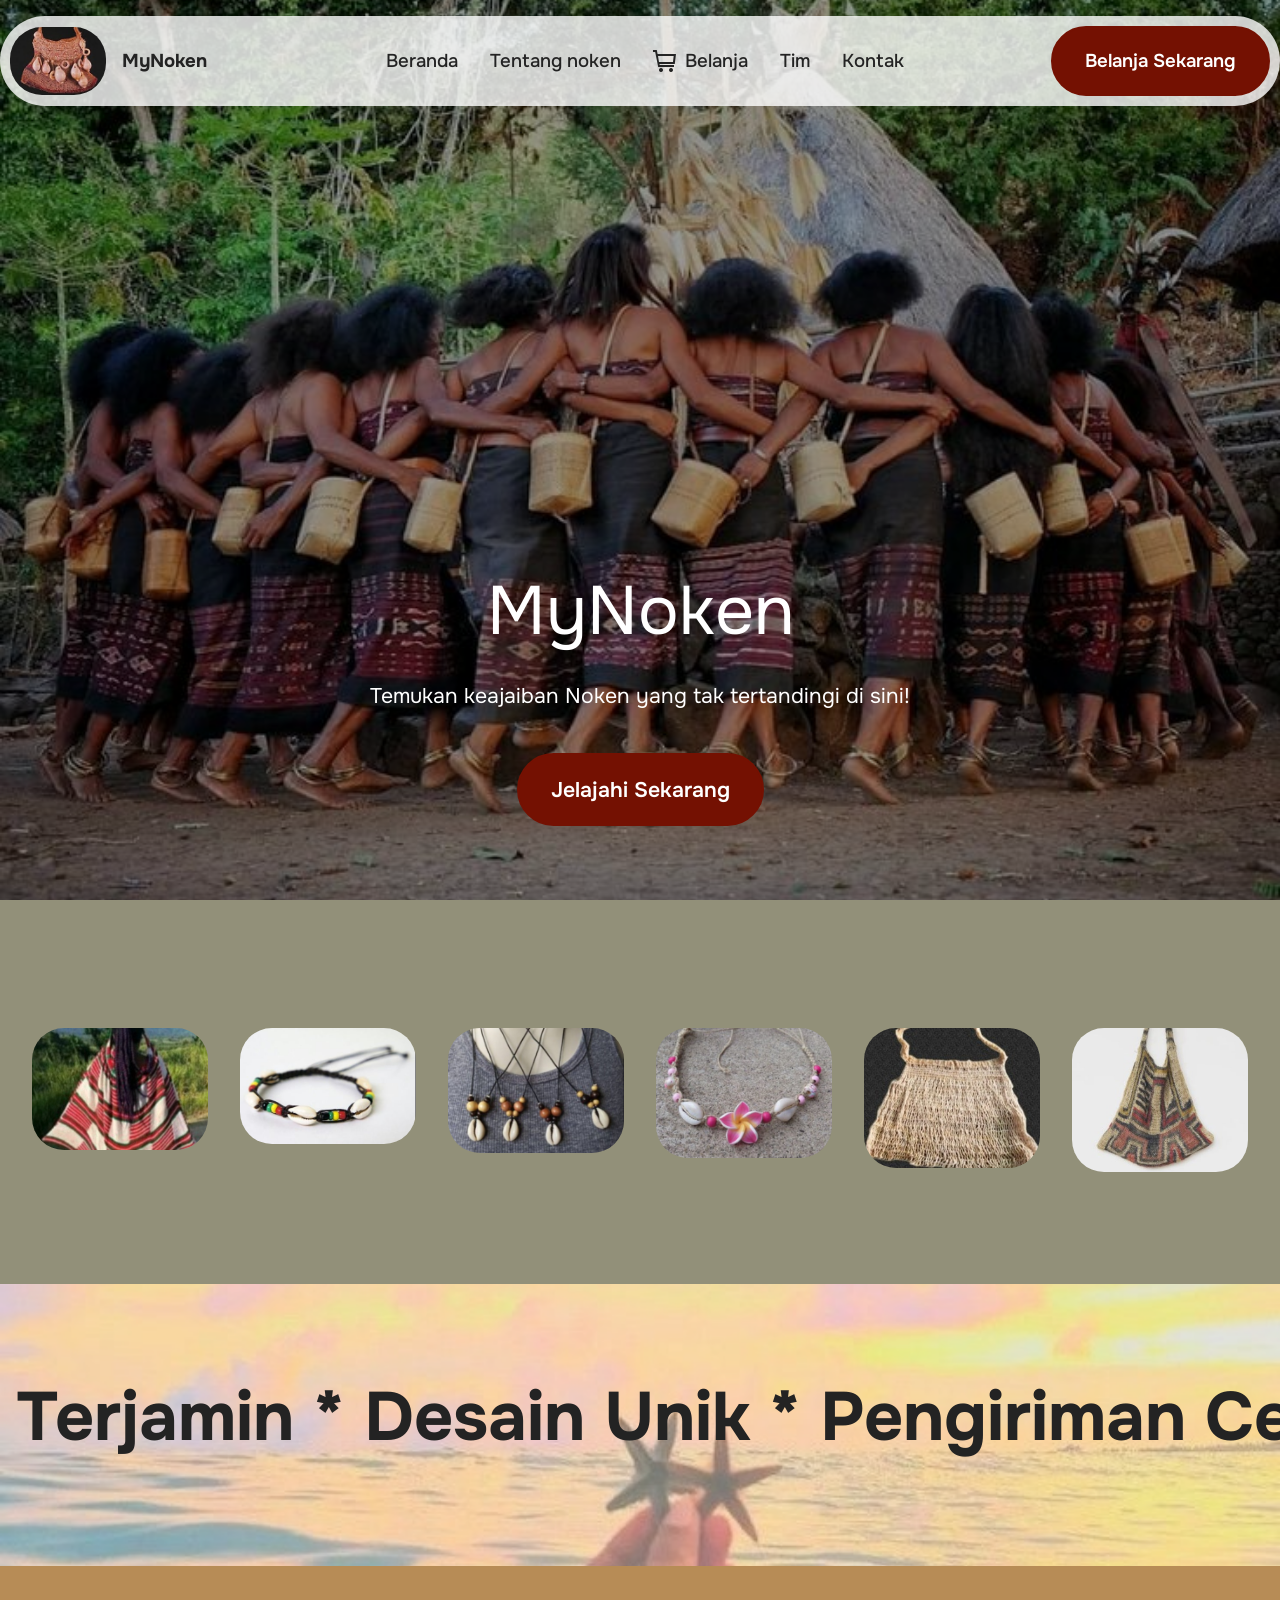
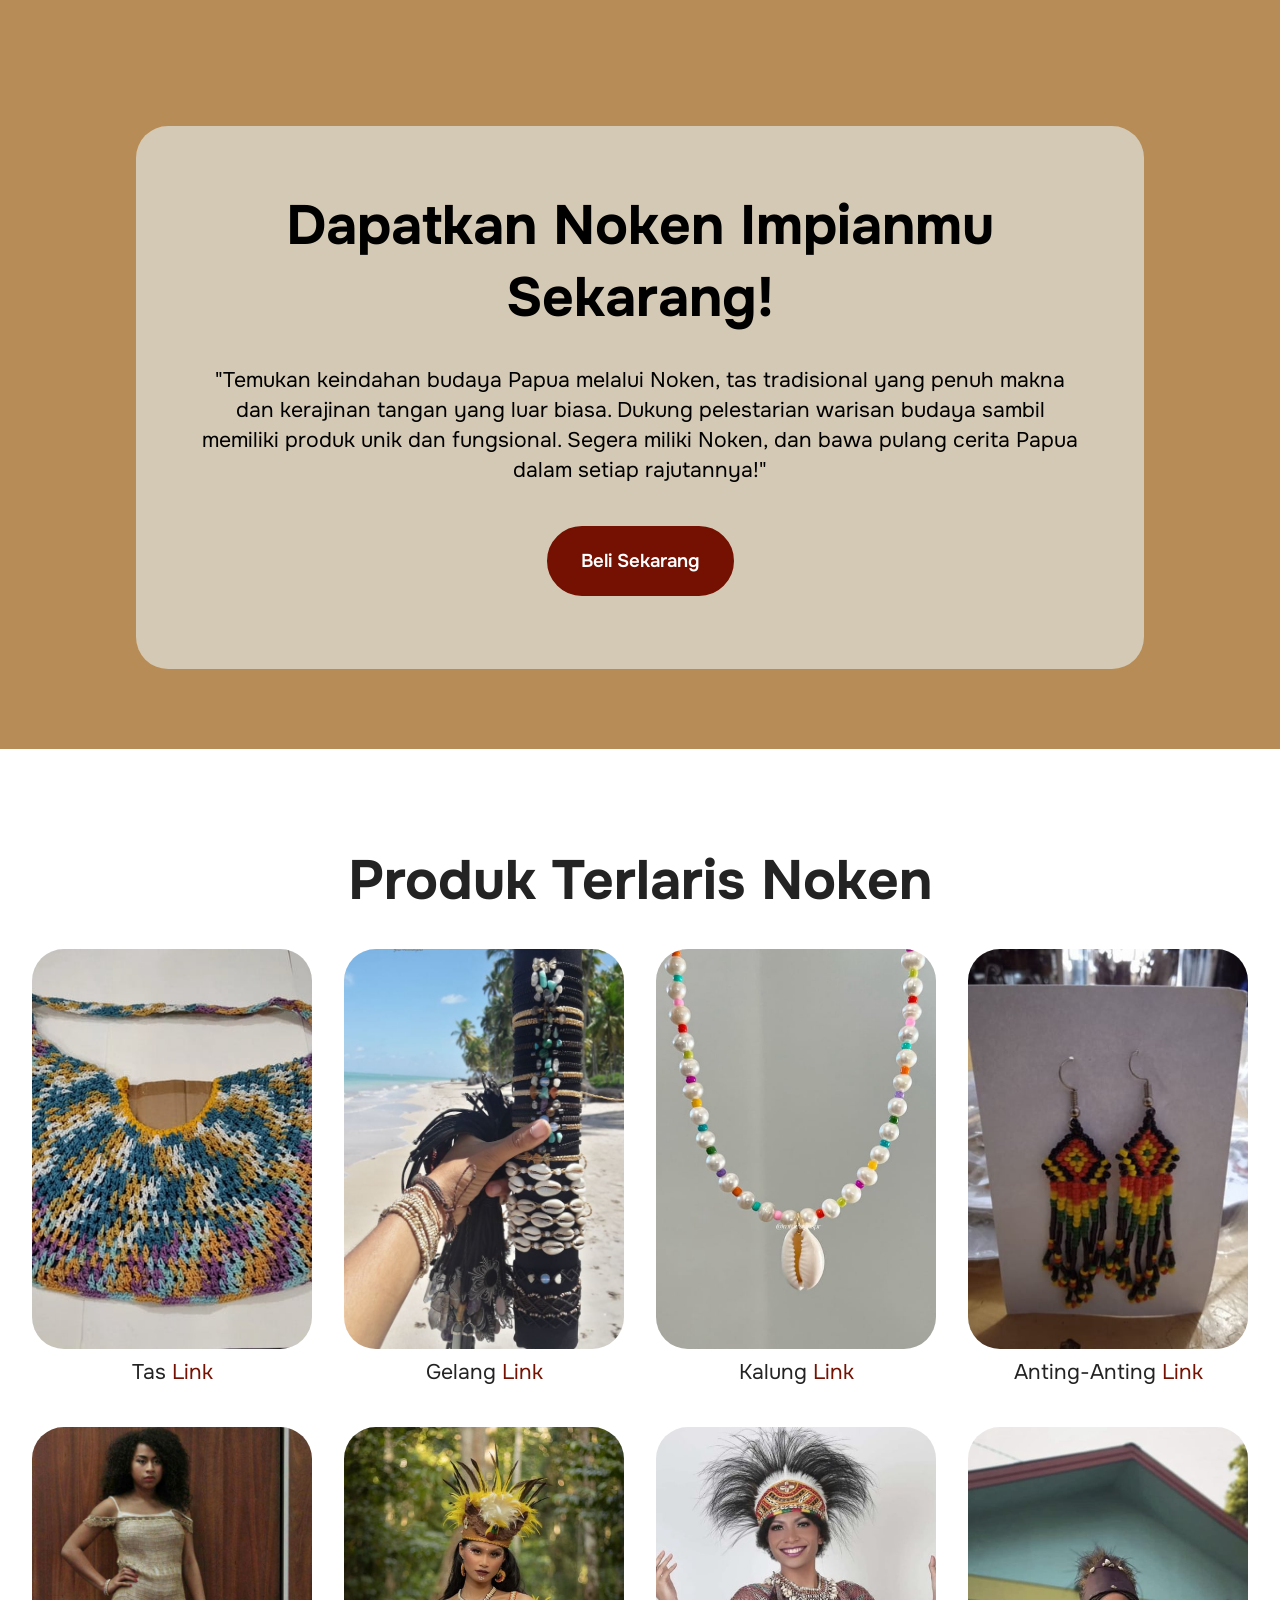
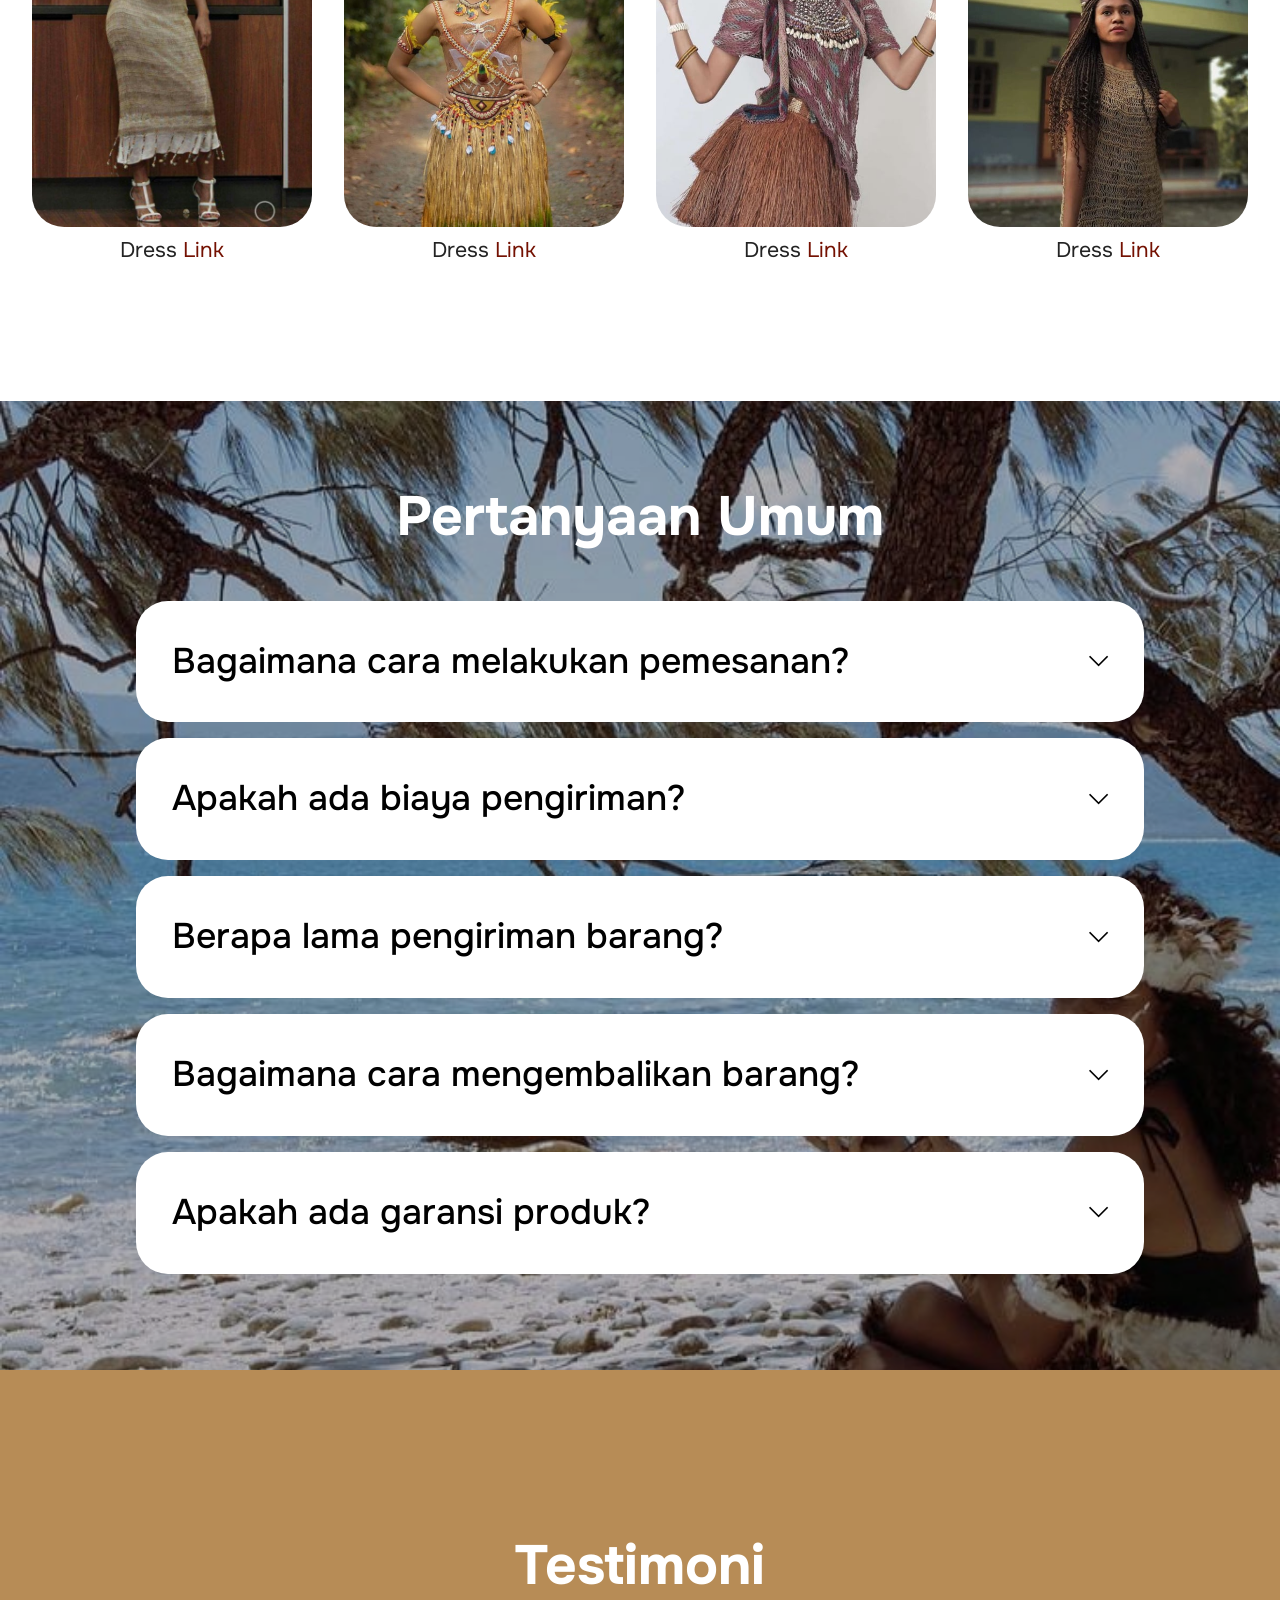
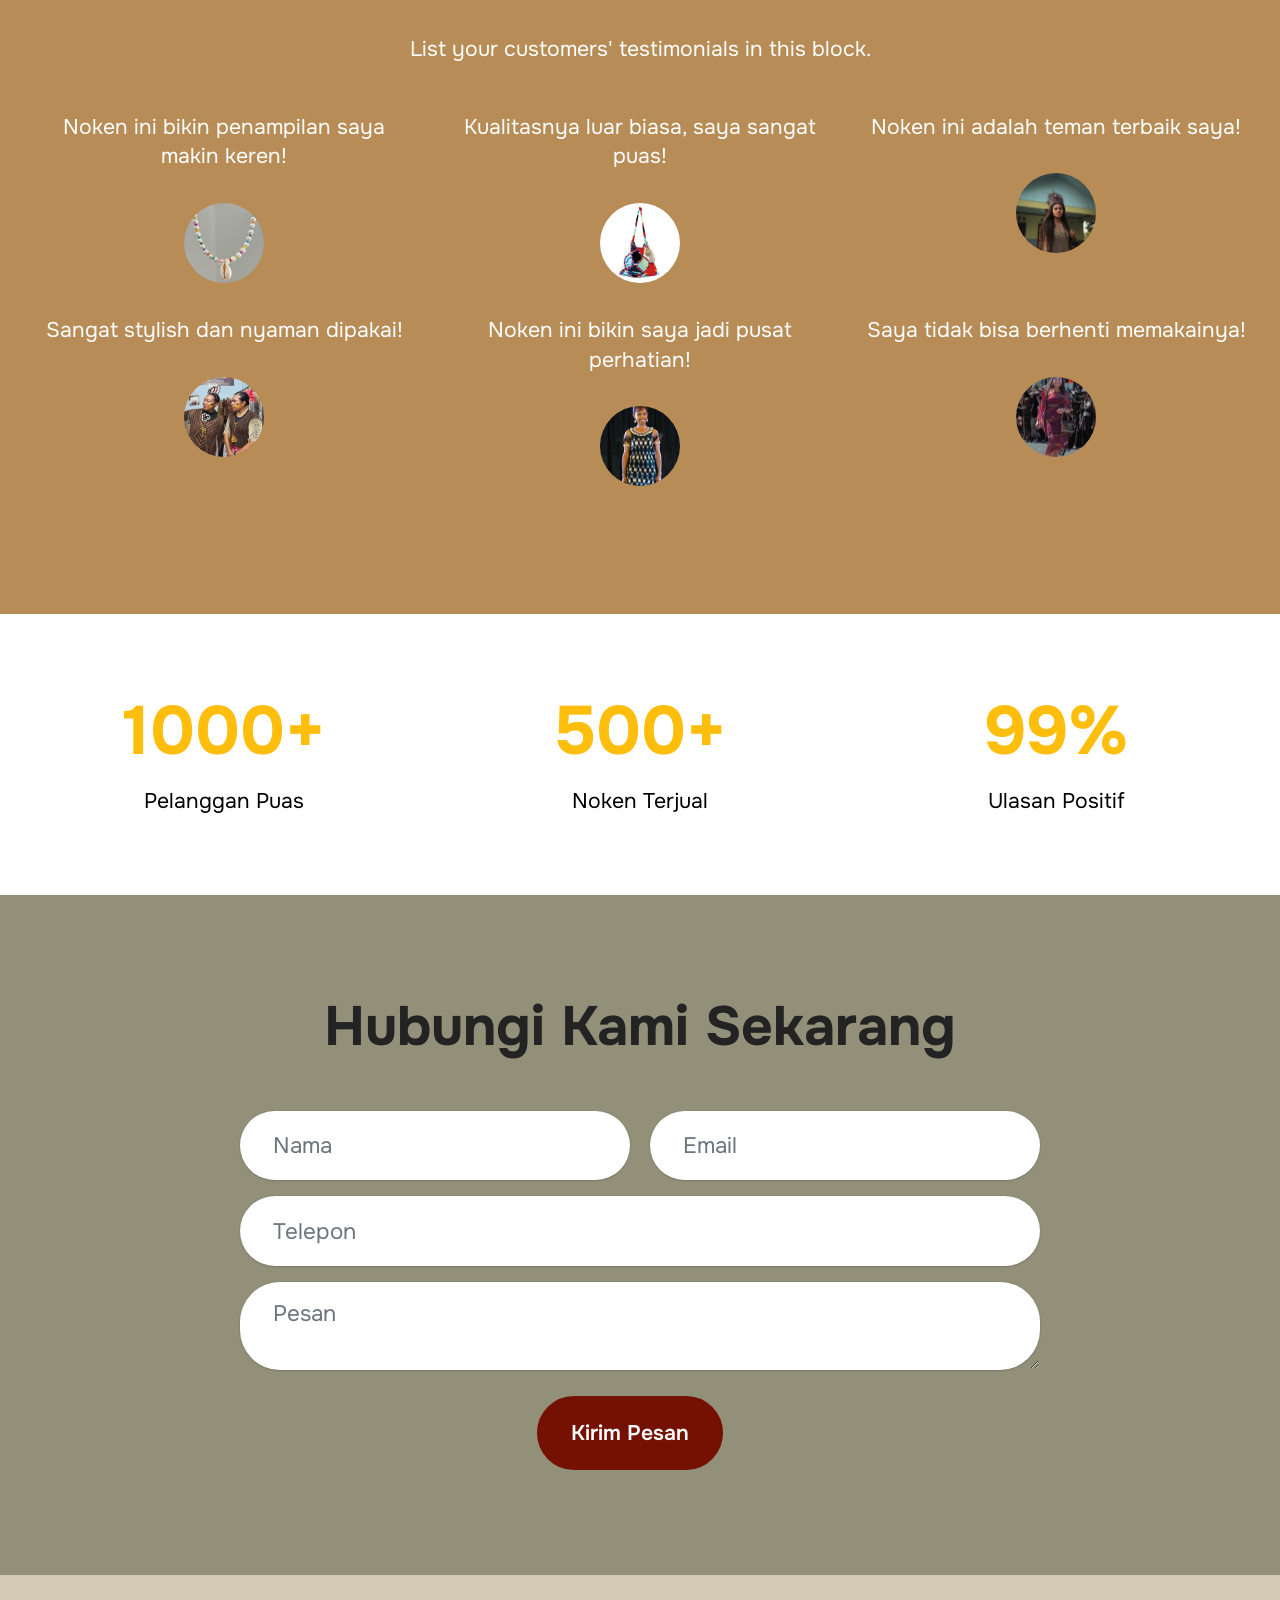
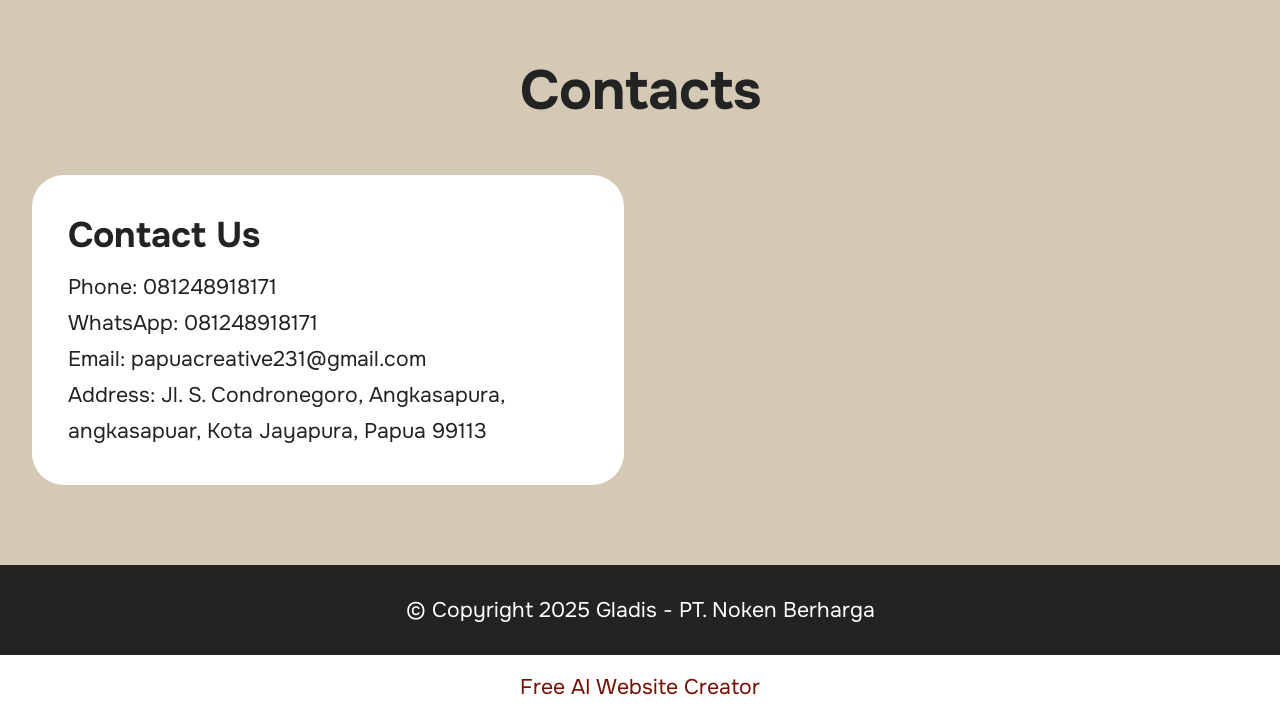
<file: index.html>
<!DOCTYPE html>
<html  >
<head>
  <!-- Site made with Mobirise Website Builder v5.9.18, https://mobirise.com -->
  <meta charset="UTF-8">
  <meta http-equiv="X-UA-Compatible" content="IE=edge">
  <meta name="generator" content="Mobirise v5.9.18, mobirise.com">
  <meta name="viewport" content="width=device-width, initial-scale=1, minimum-scale=1">
  <link rel="shortcut icon" href="assets/images/beaded-string-bag-bilum-papua-new-guinea-kiwa-art-parnell-auckland-archive-220x220.jpeg" type="image/x-icon">
  <meta name="description" content="Noken Online Shop menawarkan berbagai produk unik dan berkualitas tinggi. Temukan koleksi menarik yang siap memanjakan Anda dengan pengalaman berbelanja yang tak terlupakan.">
  
  
  <title>Noken Online Shop</title>
  <link rel="stylesheet" href="assets/web/assets/mobirise-icons2/mobirise2.css">
  <link rel="stylesheet" href="assets/bootstrap/css/bootstrap.min.css">
  <link rel="stylesheet" href="assets/bootstrap/css/bootstrap-grid.min.css">
  <link rel="stylesheet" href="assets/bootstrap/css/bootstrap-reboot.min.css">
  <link rel="stylesheet" href="assets/parallax/jarallax.css">
  <link rel="stylesheet" href="assets/dropdown/css/style.css">
  <link rel="stylesheet" href="assets/theme/css/style.css">
  <link rel="preload" href="https://fonts.googleapis.com/css2?family=Onest:wght@400;700&display=swap&display=swap" as="style" onload="this.onload=null;this.rel='stylesheet'">
  <noscript><link rel="stylesheet" href="https://fonts.googleapis.com/css2?family=Onest:wght@400;700&display=swap&display=swap"></noscript>
  <link rel="preload" as="style" href="assets/mobirise/css/mbr-additional.css?v=ivI3Ha"><link rel="stylesheet" href="assets/mobirise/css/mbr-additional.css?v=ivI3Ha" type="text/css">

  
  
  
</head>
<body>
  
  <section data-bs-version="5.1" class="menu menu2 cid-uz4CTPhhTe" once="menu" id="menu-5-uz4CTPhhTe">
	

	<nav class="navbar navbar-dropdown navbar-fixed-top navbar-expand-lg">
		<div class="container">
			<div class="navbar-brand">
				<span class="navbar-logo">
					<a href="index.html">
						<img src="assets/images/beaded-string-bag-bilum-papua-new-guinea-kiwa-art-parnell-auckland-archive-220x220.jpeg" alt="Mobirise Website Builder" style="height: 4.3rem;">
					</a>
				</span>
				<span class="navbar-caption-wrap"><a class="navbar-caption text-black text-primary display-4" href="index.html">MyNoken</a></span>
			</div>
			<button class="navbar-toggler" type="button" data-toggle="collapse" data-bs-toggle="collapse" data-target="#navbarSupportedContent" data-bs-target="#navbarSupportedContent" aria-controls="navbarNavAltMarkup" aria-expanded="false" aria-label="Toggle navigation">
				<div class="hamburger">
					<span></span>
					<span></span>
					<span></span>
					<span></span>
				</div>
			</button>
			<div class="collapse navbar-collapse" id="navbarSupportedContent">
				<ul class="navbar-nav nav-dropdown" data-app-modern-menu="true"><li class="nav-item">
						<a class="nav-link link text-black text-primary display-4" href="index.html">Beranda</a>
					</li>
					
					<li class="nav-item">
						<a class="nav-link link text-black text-primary display-4" href="page3.html" aria-expanded="false">Tentang noken</a>
					</li><li class="nav-item"><a class="nav-link link text-black text-primary display-4" href="page1.html"><span class="mobi-mbri mobi-mbri-shopping-cart mbr-iconfont mbr-iconfont-btn"></span>Belanja</a></li><li class="nav-item"><a class="nav-link link text-black text-primary display-4" href="page5.html">Tim</a></li><li class="nav-item">
						<a class="nav-link link text-black text-primary display-4" href="page2.html">Kontak</a>
					</li></ul>
				
				<div class="navbar-buttons mbr-section-btn"><a class="btn btn-primary display-4" href="page1.html">Belanja Sekarang</a></div>
			</div>
		</div>
	</nav>
</section>

<section data-bs-version="5.1" class="header16 cid-uz4CTPhuVV mbr-fullscreen mbr-parallax-background" id="hero-17-uz4CTPhuVV">
  
  <div class="mbr-overlay" style="opacity: 0.4; background-color: rgb(0, 0, 0);"></div>
  <div class="container-fluid">
    <div class="row">
      <div class="content-wrap col-12 col-md-12">
        <h1 class="mbr-section-title mbr-fonts-style mbr-white mb-4 display-1">MyNoken</h1>
        
        <p class="mbr-fonts-style mbr-text mbr-white mb-4 display-7">Temukan keajaiban Noken yang tak tertandingi di sini!</p>
        <div class="mbr-section-btn"><a class="btn btn-primary display-7" href="page1.html">Jelajahi Sekarang</a></div>
      </div>
    </div>
  </div>
</section>

<section data-bs-version="5.1" class="clients04 cid-uz4CTPh2R3" id="partners-1-uz4CTPh2R3">
    
    
    <div class="container-fluid">
        <div class="row justify-content-center mb-5">
            <div class="col-12 content-head">
                
            </div>
        </div>
        <div class="row">
            <div class="item features-image col-12 col-md-6 col-sm-6 col-lg-2 active">
                <div class="item-wrapper">
                    <div class="">
                        <img src="assets/images/s-e-p-i-k-409x409.jpeg" alt="Mobirise Website Builder" title="" data-slide-to="1" data-bs-slide-to="1">
                    </div>
                    
                </div>
            </div>
            <div class="item features-image col-12 col-md-6 col-sm-6 col-lg-2">
                <div class="item-wrapper">
                    <div class="">
                        <img src="assets/images/download-1-409x269.jpeg" alt="Mobirise Website Builder" title="" data-slide-to="2" data-bs-slide-to="2">
                    </div>
                    
                </div>
            </div>
            <div class="item features-image col-12 col-md-6 col-sm-6 col-lg-2">
                <div class="item-wrapper">
                    <div class="">
                        <img src="assets/images/cowrie-shell-with-wooden-beads-in-various-sizes-and-colors-a-cute-beachy-boho-409x545.jpeg" alt="Mobirise Website Builder" title="" data-slide-to="3" data-bs-slide-to="3">
                    </div>
                    
                </div>
            </div>
            <div class="item features-image col-12 col-md-6 col-sm-6 col-lg-2">
                <div class="item-wrapper">
                    <div class="">
                        <img src="assets/images/luxury-fashion-independent-designers-ssense-409x409.jpeg" alt="Mobirise Website Builder" title="" data-slide-to="4" data-bs-slide-to="4">
                    </div>
                    
                </div>
            </div>
            <div class="item features-image col-12 col-md-6 col-sm-6 col-lg-2">
                <div class="item-wrapper">
                    <div class="">
                        <img src="assets/images/noken-kulit-kayu-papua-409x409.jpeg" alt="Mobirise Website Builder" title="" data-slide-to="5" data-bs-slide-to="5">
                    </div>
                    
                </div>
            </div>
            <div class="item features-image col-12 col-md-6 col-sm-6 col-lg-2">
                <div class="item-wrapper">
                    <div class="">
                        <img src="assets/images/d0eb4846-c0d4-4d7c-a8ab-2632927bdca2-409x407.jpeg" alt="Mobirise Website Builder" title="" data-slide-to="6" data-bs-slide-to="6">
                    </div>
                    
                </div>
            </div>
        </div>
    </div>
</section>

<section data-bs-version="5.1" class="gallery10 cid-uz4CTPiBq4 mbr-parallax-background" id="features-61-uz4CTPiBq4">
  

<div class="mbr-overlay" style="opacity: 0.4; background-color: rgb(247, 247, 247);">
</div>
  <div class="container-fluid">

      <div class="loop-container">
        <div class="item display-1" data-linewords="Kualitas Terjamin * Desain Unik * Pengiriman Cepat * Harga Terjangkau * Dukungan Pelanggan * Banyak Pilihan *" data-direction="-1" data-speed="0.06">☁️ Best offers ☁️ Free delivery ☁️ Perfect design ☁️ Comfort ☁️ Support 24/7 ☁️ Vibes</div>

        <div class="item display-1" data-linewords="Kualitas Terjamin * Desain Unik * Pengiriman Cepat * Harga Terjangkau * Dukungan Pelanggan * Banyak Pilihan *" data-direction="-1" data-speed="0.06">☁️ Best offers ☁️ Free delivery ☁️ Perfect design ☁️ Comfort ☁️ Support 24/7 ☁️ Vibes</div>
      </div>
    
  </div>
</section>

<section data-bs-version="5.1" class="article13 cid-uz4CTPiGQg" id="call-to-action-5-uz4CTPiGQg">
    
    
    
    <div class="container">
        <div class="row justify-content-center">
            <div class="card col-md-12 col-lg-10">
                <div class="card-wrapper">
                    <div class="card-box align-center">
                        <h4 class="card-title mbr-fonts-style display-2">
                            <strong>Dapatkan Noken Impianmu Sekarang!</strong>
                        </h4>
                        <p class="mbr-text mbr-fonts-style mt-4 display-7">"Temukan keindahan budaya Papua melalui Noken, tas tradisional yang penuh makna dan kerajinan tangan yang luar biasa. Dukung pelestarian warisan budaya sambil memiliki produk unik dan fungsional. Segera miliki Noken, dan bawa pulang cerita Papua dalam setiap rajutannya!"</p>
                        <div class="mbr-section-btn mt-4"><a class="btn btn-primary display-4" href="page1.html">Beli Sekarang</a></div>
                    </div>
                </div>
            </div>
        </div>
    </div>
</section>

<section data-bs-version="5.1" class="gallery5 mbr-gallery cid-uz7yANGscx" id="gallery5-8">
    

    
    

    <div class="container">
        <div class="mbr-section-head">
            <h3 class="mbr-section-title mbr-fonts-style align-center m-0 display-2"><strong>Produk Terlaris Noken</strong></h3>
            
        </div>
        <div class="row mbr-gallery mt-4">
            <div class="col-12 col-md-6 col-lg-3 item gallery-image">
                <div class="item-wrapper" data-toggle="modal" data-bs-toggle="modal" data-target="#uAMpauSEzN-modal" data-bs-target="#uAMpauSEzN-modal">
                    <img class="w-100" src="assets/images/fd1ae33c-df42-4115-81a8-131db7f99ae9-500x500.jpg" alt="Mobirise Website Builder" data-slide-to="0" data-bs-slide-to="0" data-target="#lb-uAMpauSEzN" data-bs-target="#lb-uAMpauSEzN">
                    <div class="icon-wrapper">
                        <span class="mobi-mbri mobi-mbri-search mbr-iconfont mbr-iconfont-btn"></span>
                    </div>
                </div>
                <h6 class="mbr-item-subtitle mbr-fonts-style align-center mb-2 mt-2 display-7">Tas&nbsp;<a href="https://www.tokopedia.com/clickpapua/tas-selempang-unik-noken-kelelawar-papua-colorful?utm_source=google&utm_medium=organic&utm_campaign=pdp" class="text-primary" target="_blank">Link</a>
                </h6>
            </div>
            <div class="col-12 col-md-6 col-lg-3 item gallery-image">
                <div class="item-wrapper" data-toggle="modal" data-bs-toggle="modal" data-target="#uAMpauSEzN-modal" data-bs-target="#uAMpauSEzN-modal">
                    <img class="w-100" src="assets/images/c43603fe-dbe2-48fe-b5b5-0822915fd8a0-596x1059.jpg" alt="Mobirise Website Builder" data-slide-to="1" data-bs-slide-to="1" data-target="#lb-uAMpauSEzN" data-bs-target="#lb-uAMpauSEzN">
                    <div class="icon-wrapper">
                        <span class="mobi-mbri mobi-mbri-search mbr-iconfont mbr-iconfont-btn"></span>
                    </div>
                </div>
                <h6 class="mbr-item-subtitle mbr-fonts-style align-center mb-2 mt-2 display-7">Gelang&nbsp;<a href="https://shopee.co.id/Assesoris!!-Gelang-tangan-i.8897612.56473728?is_from_login=true" class="text-primary" target="_blank">Link</a>
                </h6>
            </div>
            <div class="col-12 col-md-6 col-lg-3 item gallery-image">
                <div class="item-wrapper" data-toggle="modal" data-bs-toggle="modal" data-target="#uAMpauSEzN-modal" data-bs-target="#uAMpauSEzN-modal">
                    <img class="w-100" src="assets/images/mt-designs-pr-596x794.jpg" alt="Mobirise Website Builder" data-slide-to="2" data-bs-slide-to="2" data-target="#lb-uAMpauSEzN" data-bs-target="#lb-uAMpauSEzN">
                    <div class="icon-wrapper">
                        <span class="mobi-mbri mobi-mbri-search mbr-iconfont mbr-iconfont-btn"></span>
                    </div>
                </div>
                <h6 class="mbr-item-subtitle mbr-fonts-style align-center mb-2 mt-2 display-7">Kalung&nbsp;<a href="https://www.instagram.com/guzel_storeq8/p/C2xeASpN7i1/" class="text-primary" target="_blank">Link</a>
                </h6>
            </div>
            <div class="col-12 col-md-6 col-lg-3 item gallery-image">
                <div class="item-wrapper" data-toggle="modal" data-bs-toggle="modal" data-target="#uAMpauSEzN-modal" data-bs-target="#uAMpauSEzN-modal">
                    <img class="w-100" src="assets/images/c0cc597175bed5d8e7ad989fc4814212-596x596.jpg" alt="Mobirise Website Builder" data-slide-to="3" data-bs-slide-to="3" data-target="#lb-uAMpauSEzN" data-bs-target="#lb-uAMpauSEzN">
                    <div class="icon-wrapper">
                        <span class="mobi-mbri mobi-mbri-search mbr-iconfont mbr-iconfont-btn"></span>
                    </div>
                </div>
                <h6 class="mbr-item-subtitle mbr-fonts-style align-center mb-2 mt-2 display-7">Anting-Anting&nbsp;<a href="https://shopee.co.id/anting-2-papua-rasta-dan-tifa-oleh-oleh-papua-i.226675467.14715899086" class="text-primary" target="_blank">Link</a>
                </h6>
            </div><div class="col-12 col-md-6 col-lg-3 item gallery-image">
                <div class="item-wrapper" data-toggle="modal" data-bs-toggle="modal" data-target="#uAMpauSEzN-modal" data-bs-target="#uAMpauSEzN-modal">
                    <img class="w-100" src="assets/images/db8e0945-a011-433a-a1ac-2e7a55125199-596x920.jpg" alt="Mobirise Website Builder" data-slide-to="4" data-bs-slide-to="4" data-target="#lb-uAMpauSEzN" data-bs-target="#lb-uAMpauSEzN">
                    <div class="icon-wrapper">
                        <span class="mobi-mbri mobi-mbri-search mbr-iconfont mbr-iconfont-btn"></span>
                    </div>
                </div>
                <h6 class="mbr-item-subtitle mbr-fonts-style align-center mb-2 mt-2 display-7">Dress&nbsp;<a href="https://www.instagram.com/click.papua/p/Cp2Q0RrPHel/?img_index=1" class="text-primary" target="_blank">Link</a>
                </h6>
            </div><div class="col-12 col-md-6 col-lg-3 item gallery-image">
                <div class="item-wrapper" data-toggle="modal" data-bs-toggle="modal" data-target="#uAMpauSEzN-modal" data-bs-target="#uAMpauSEzN-modal">
                    <img class="w-100" src="assets/images/dccbc8474d282dd382dae1f69c690d06-596x744.jpg" alt="Mobirise Website Builder" data-slide-to="5" data-bs-slide-to="5" data-target="#lb-uAMpauSEzN" data-bs-target="#lb-uAMpauSEzN">
                    <div class="icon-wrapper">
                        <span class="mobi-mbri mobi-mbri-search mbr-iconfont mbr-iconfont-btn"></span>
                    </div>
                </div>
                <h6 class="mbr-item-subtitle mbr-fonts-style align-center mb-2 mt-2 display-7">Dress&nbsp;<a href="https://www.instagram.com/kostum.etnik/p/C-ZUHBySG1Z/?img_index=1" class="text-primary" target="_blank">Link</a>
                </h6>
            </div><div class="col-12 col-md-6 col-lg-3 item gallery-image">
                <div class="item-wrapper" data-toggle="modal" data-bs-toggle="modal" data-target="#uAMpauSEzN-modal" data-bs-target="#uAMpauSEzN-modal">
                    <img class="w-100" src="assets/images/miss-puteri-indonesia-papua-2017-yuliana-fonataba-596x745.jpg" alt="Mobirise Website Builder" data-slide-to="6" data-bs-slide-to="6" data-target="#lb-uAMpauSEzN" data-bs-target="#lb-uAMpauSEzN">
                    <div class="icon-wrapper">
                        <span class="mobi-mbri mobi-mbri-search mbr-iconfont mbr-iconfont-btn"></span>
                    </div>
                </div>
                <h6 class="mbr-item-subtitle mbr-fonts-style align-center mb-2 mt-2 display-7">Dress&nbsp;<a href="https://shopee.co.id/Paket-Baju-Adat-Papua-Baju-Ponco-%28Noken-Jumbo%29-i.1031962173.28513910113" class="text-primary" target="_blank">Link</a>
                </h6>
            </div><div class="col-12 col-md-6 col-lg-3 item gallery-image">
                <div class="item-wrapper" data-toggle="modal" data-bs-toggle="modal" data-target="#uAMpauSEzN-modal" data-bs-target="#uAMpauSEzN-modal">
                    <img class="w-100" src="assets/images/bani-adriana-596x799.jpg" alt="Mobirise Website Builder" data-slide-to="7" data-bs-slide-to="7" data-target="#lb-uAMpauSEzN" data-bs-target="#lb-uAMpauSEzN">
                    <div class="icon-wrapper">
                        <span class="mobi-mbri mobi-mbri-search mbr-iconfont mbr-iconfont-btn"></span>
                    </div>
                </div>
                <h6 class="mbr-item-subtitle mbr-fonts-style align-center mb-2 mt-2 display-7">Dress&nbsp;<a href="https://www.nokenanniya.com/product/baju-noken-model-dress/" class="text-primary" target="_blank">Link</a>
                </h6>
            </div>
        </div>

        <div class="modal mbr-slider" tabindex="-1" role="dialog" aria-hidden="true" id="uAMpauSEzN-modal">
            <div class="modal-dialog" role="document">
                <div class="modal-content">
                    <div class="modal-body">
                        <div class="carousel slide" id="lb-uAMpauSEzN" data-interval="5000" data-bs-interval="5000">
                            <div class="carousel-inner">
                                <div class="carousel-item active">
                                    <img class="d-block w-100" src="assets/images/fd1ae33c-df42-4115-81a8-131db7f99ae9-500x500.jpg" alt="Mobirise Website Builder">
                                </div>
                                <div class="carousel-item">
                                    <img class="d-block w-100" src="assets/images/c43603fe-dbe2-48fe-b5b5-0822915fd8a0-596x1059.jpg" alt="Mobirise Website Builder">
                                </div>
                                <div class="carousel-item">
                                    <img class="d-block w-100" src="assets/images/mt-designs-pr-596x794.jpg" alt="Mobirise Website Builder">
                                </div>
                                <div class="carousel-item">
                                    <img class="d-block w-100" src="assets/images/c0cc597175bed5d8e7ad989fc4814212-596x596.jpg" alt="Mobirise Website Builder">
                                </div><div class="carousel-item">
                                    <img class="d-block w-100" src="assets/images/db8e0945-a011-433a-a1ac-2e7a55125199-596x920.jpg" alt="Mobirise Website Builder">
                                </div><div class="carousel-item">
                                    <img class="d-block w-100" src="assets/images/dccbc8474d282dd382dae1f69c690d06-596x744.jpg" alt="Mobirise Website Builder">
                                </div><div class="carousel-item">
                                    <img class="d-block w-100" src="assets/images/miss-puteri-indonesia-papua-2017-yuliana-fonataba-596x745.jpg" alt="Mobirise Website Builder">
                                </div><div class="carousel-item">
                                    <img class="d-block w-100" src="assets/images/bani-adriana-596x799.jpg" alt="Mobirise Website Builder">
                                </div>
                            </div>
                            <ol class="carousel-indicators">
                                <li data-slide-to="0" data-bs-slide-to="0" class="active" data-target="#lb-uAMpauSEzN" data-bs-target="#lb-uAMpauSEzN"></li>
                                <li data-slide-to="1" data-bs-slide-to="1" data-target="#lb-uAMpauSEzN" data-bs-target="#lb-uAMpauSEzN"></li>
                                <li data-slide-to="2" data-bs-slide-to="2" data-target="#lb-uAMpauSEzN" data-bs-target="#lb-uAMpauSEzN"></li>
                                <li data-slide-to="3" data-bs-slide-to="3" data-target="#lb-uAMpauSEzN" data-bs-target="#lb-uAMpauSEzN"></li><li data-slide-to="4" data-bs-slide-to="4" data-target="#lb-uAMpauSEzN" data-bs-target="#lb-uAMpauSEzN"></li><li data-slide-to="5" data-bs-slide-to="5" data-target="#lb-uAMpauSEzN" data-bs-target="#lb-uAMpauSEzN"></li><li data-slide-to="6" data-bs-slide-to="6" data-target="#lb-uAMpauSEzN" data-bs-target="#lb-uAMpauSEzN"></li><li data-slide-to="7" data-bs-slide-to="7" data-target="#lb-uAMpauSEzN" data-bs-target="#lb-uAMpauSEzN"></li>
                            </ol>
                            <a role="button" href="" class="close" data-dismiss="modal" data-bs-dismiss="modal" aria-label="Close">
                            </a>
                            <a class="carousel-control-prev carousel-control" role="button" data-slide="prev" data-bs-slide="prev" href="#lb-uAMpauSEzN">
                                <span class="mobi-mbri mobi-mbri-arrow-prev" aria-hidden="true"></span>
                                <span class="sr-only visually-hidden">Previous</span>
                            </a>
                            <a class="carousel-control-next carousel-control" role="button" data-slide="next" data-bs-slide="next" href="#lb-uAMpauSEzN">
                                <span class="mobi-mbri mobi-mbri-arrow-next" aria-hidden="true"></span>
                                <span class="sr-only visually-hidden">Next</span>
                            </a>
                        </div>
                    </div>
                </div>
            </div>
        </div>
    </div>
</section>

<section data-bs-version="5.1" class="list1 cid-uz4CTPoN9f" id="faq-1-uz4CTPoN9f">
    
    <div class="mbr-overlay" style="opacity: 0.3; background-color: rgb(0, 0, 0);"></div>
    <div class="container">
        <div class="row justify-content-center">
            <div class="col-12 col-md-12 col-lg-10 m-auto">
                <div class="content">
                    <div class="row justify-content-center mb-5">
                        <div class="col-12 content-head">
                            <div class="mbr-section-head">
                                <h4 class="mbr-section-title mbr-fonts-style align-center mb-0 display-2">
                                    <strong>Pertanyaan Umum</strong>
                                </h4>
                                
                            </div>
                        </div>
                    </div>
                    <div id="bootstrap-accordion_8" class="panel-group accordionStyles accordion" role="tablist" aria-multiselectable="true">
                        <div class="card">
                            <div class="card-header" role="tab" id="headingOne">
                                <a role="button" class="panel-title collapsed" data-toggle="collapse" data-bs-toggle="collapse" data-core="" href="#collapse1_8" aria-expanded="false" aria-controls="collapse1">
                                    <h6 class="panel-title-edit mbr-semibold mbr-fonts-style mb-0 display-5">Bagaimana cara melakukan pemesanan?</h6>
                                    <span class="sign mbr-iconfont mobi-mbri-arrow-down"></span>
                                </a>
                            </div>
                            <div id="collapse1_8" class="panel-collapse noScroll collapse" role="tabpanel" aria-labelledby="headingOne" data-parent="#accordion" data-bs-parent="#bootstrap-accordion_8">
                                <div class="panel-body">
                                    <p class="mbr-fonts-style panel-text display-7">Pilih produk, klik 'Beli Sekarang', dan ikuti langkah-langkahnya!</p>
                                </div>
                            </div>
                        </div>
                        <div class="card">
                            <div class="card-header" role="tab" id="headingOne">
                                <a role="button" class="panel-title collapsed" data-toggle="collapse" data-bs-toggle="collapse" data-core="" href="#collapse2_8" aria-expanded="false" aria-controls="collapse2">
                                    <h6 class="panel-title-edit mbr-semibold mbr-fonts-style mb-0 display-5">Apakah ada biaya pengiriman?</h6>
                                    <span class="sign mbr-iconfont mobi-mbri-arrow-down"></span>
                                </a>
                            </div>
                            <div id="collapse2_8" class="panel-collapse noScroll collapse" role="tabpanel" aria-labelledby="headingOne" data-parent="#accordion" data-bs-parent="#bootstrap-accordion_8">
                                <div class="panel-body">
                                    <p class="mbr-fonts-style panel-text display-7">Biaya pengiriman tergantung lokasi Anda. Cek di halaman checkout!</p>
                                </div>
                            </div>
                        </div>
                        <div class="card">
                            <div class="card-header" role="tab" id="headingOne">
                                <a role="button" class="panel-title collapsed" data-toggle="collapse" data-bs-toggle="collapse" data-core="" href="#collapse3_8" aria-expanded="false" aria-controls="collapse3">
                                    <h6 class="panel-title-edit mbr-semibold mbr-fonts-style mb-0 display-5">Berapa lama pengiriman barang?</h6>
                                    <span class="sign mbr-iconfont mobi-mbri-arrow-down"></span>
                                </a>
                            </div>
                            <div id="collapse3_8" class="panel-collapse noScroll collapse" role="tabpanel" aria-labelledby="headingOne" data-parent="#accordion" data-bs-parent="#bootstrap-accordion_8">
                                <div class="panel-body">
                                    <p class="mbr-fonts-style panel-text display-7">Pengiriman biasanya memakan waktu 3-5 hari kerja.</p>
                                </div>
                            </div>
                        </div>
                        <div class="card">
                            <div class="card-header" role="tab" id="headingOne">
                                <a role="button" class="panel-title collapsed" data-toggle="collapse" data-bs-toggle="collapse" data-core="" href="#collapse4_8" aria-expanded="false" aria-controls="collapse4">
                                    <h6 class="panel-title-edit mbr-semibold mbr-fonts-style mb-0 display-5">Bagaimana cara mengembalikan barang?</h6>
                                    <span class="sign mbr-iconfont mobi-mbri-arrow-down"></span>
                                </a>
                            </div>
                            <div id="collapse4_8" class="panel-collapse noScroll collapse" role="tabpanel" aria-labelledby="headingOne" data-parent="#accordion" data-bs-parent="#bootstrap-accordion_8">
                                <div class="panel-body">
                                    <p class="mbr-fonts-style panel-text display-7">Hubungi layanan pelanggan kami untuk instruksi pengembalian.</p>
                                </div>
                            </div>
                        </div>
                        <div class="card">
                            <div class="card-header" role="tab" id="headingOne">
                                <a role="button" class="panel-title collapsed" data-toggle="collapse" data-bs-toggle="collapse" data-core="" href="#collapse5_8" aria-expanded="false" aria-controls="collapse5">
                                    <h6 class="panel-title-edit mbr-semibold mbr-fonts-style mb-0 display-5">Apakah ada garansi produk?</h6>
                                    <span class="sign mbr-iconfont mobi-mbri-arrow-down"></span>
                                </a>
                            </div>
                            <div id="collapse5_8" class="panel-collapse noScroll collapse" role="tabpanel" aria-labelledby="headingOne" data-parent="#accordion" data-bs-parent="#bootstrap-accordion_8">
                                <div class="panel-body">
                                    <p class="mbr-fonts-style panel-text display-7">Ya, semua produk kami dilengkapi garansi!</p>
                                </div>
                            </div>
                        </div>
                        
                    </div>
                </div>
            </div>
        </div>
    </div>
</section>

<section data-bs-version="5.1" class="people05 cid-uz4CTPorlc" id="testimonials-5-uz4CTPorlc">
	

	
	
	<div class="container-fluid">
		<div class="row mb-5 justify-content-center">
			<div class="col-12 mb-0 content-head">
				<h3 class="mbr-section-title mbr-fonts-style align-center mb-0 display-2">
					<strong>Testimoni</strong>
				</h3>
				<h5 class="mbr-section-subtitle mbr-fonts-style align-center mb-0 mt-4 display-7">
					List your customers' testimonials in this block.
				</h5>
			</div>
		</div>
		<div class="row">
			<div class="item features-without-image col-12 col-md-6 col-lg-4 active">
				<div class="item-wrapper">
					<div class="card-box align-left">
						<p class="card-text mbr-fonts-style display-7">Noken ini bikin penampilan saya makin keren!</p>
						<div class="img-wrapper mt-4 mb-3">
							<img src="assets/images/mt-designs-pr-160x213.jpg" alt="" data-slide-to="0" data-bs-slide-to="0">
						</div>
						
					</div>
				</div>
			</div>
			<div class="item features-without-image col-12 col-md-6 col-lg-4">
				<div class="item-wrapper">
					<div class="card-box align-left">
						<p class="card-text mbr-fonts-style display-7">Kualitasnya luar biasa, saya sangat puas!</p>
						<div class="img-wrapper mt-4 mb-3">
							<img src="assets/images/658722dc-812c-448b-894b-58739af36a47-160x160.jpg" data-slide-to="1" data-bs-slide-to="1" alt="">
						</div>
						
					</div>
				</div>
			</div>
			<div class="item features-without-image col-12 col-md-6 col-lg-4">
				<div class="item-wrapper">
					<div class="card-box align-left">
						<p class="card-text mbr-fonts-style display-7">Noken ini adalah teman terbaik saya!</p>
						<div class="img-wrapper mt-4 mb-3">
							<img src="assets/images/bani-adriana-160x215.jpg" data-slide-to="2" data-bs-slide-to="2" alt="">
						</div>
						
					</div>
				</div>
			</div>
			<div class="item features-without-image col-12 col-md-6 col-lg-4">
				<div class="item-wrapper">
					<div class="card-box align-left">
						<p class="card-text mbr-fonts-style display-7">Sangat stylish dan nyaman dipakai!</p>
						<div class="img-wrapper mt-4 mb-3">
							<img src="assets/images/labewa-fashion-papua-160x176.jpg" data-slide-to="4" data-bs-slide-to="4" alt="">
						</div>
						
					</div>
				</div>
			</div>
			<div class="item features-without-image col-12 col-md-6 col-lg-4">
				<div class="item-wrapper">
					<div class="card-box align-left">
						<p class="card-text mbr-fonts-style display-7">Noken ini bikin saya jadi pusat perhatian!</p>
						<div class="img-wrapper mt-4 mb-3">
							<img src="assets/images/bilum-dress-160x240.jpg" data-slide-to="6" data-bs-slide-to="6" alt="">
						</div>
						
					</div>
				</div>
			</div>
			<div class="item features-without-image col-12 col-md-6 col-lg-4">
				<div class="item-wrapper">
					<div class="card-box align-left">
						<p class="card-text mbr-fonts-style display-7">Saya tidak bisa berhenti memakainya!</p>
						<div class="img-wrapper mt-4 mb-3">
							<img src="assets/images/wamena-west-papua-ig-korwasilvester-160x257.jpg" data-slide-to="7" data-bs-slide-to="7" alt="">
						</div>
						
					</div>
				</div>
			</div>
		</div>
	</div>
</section>

<section data-bs-version="5.1" class="features10 cid-uz4CTPpmxK" id="metrics-2-uz4CTPpmxK">
  

  
  
  <div class="container">
    
    <div class="row justify-content-center">
      <div class="item features-without-image col-12 col-md-6 col-lg-4">
        <div class="item-wrapper">
          <div class="card-box align-left">
            
            <p class="card-title mbr-fonts-style mb-3 display-1">
              <strong>1000+</strong>
            </p>
            <p class="card-text mbr-fonts-style mb-3 display-7">Pelanggan Puas</p>
            
          </div>
        </div>
      </div>
      <div class="item features-without-image col-12 col-md-6 col-lg-4">
        <div class="item-wrapper">
          <div class="card-box align-left">
            
            <p class="card-title mbr-fonts-style mb-3 display-1">
              <strong>500+</strong>
            </p>
            <p class="card-text mbr-fonts-style mb-3 display-7">Noken Terjual</p>
            
          </div>
        </div>
      </div>
      <div class="item features-without-image col-12 col-md-6 col-lg-4">
        <div class="item-wrapper">
          <div class="card-box align-left">
            
            <p class="card-title mbr-fonts-style mb-3 display-1">
              <strong>99%</strong>
            </p>
            <p class="card-text mbr-fonts-style mb-3 display-7">Ulasan Positif</p>
            
          </div>
        </div>
      </div>
    </div>
  </div>
</section>

<section data-bs-version="5.1" class="form5 cid-uz4CTPpk9B" id="contact-form-3-uz4CTPpk9B">
    
    
    <div class="container">
        <div class="row justify-content-center">
            <div class="col-12 content-head">
                <div class="mbr-section-head mb-5">
                    <h3 class="mbr-section-title mbr-fonts-style align-center mb-0 display-2">
                        <strong>Hubungi Kami Sekarang</strong>
                    </h3>
                    
                </div>
            </div>
        </div>
        <div class="row justify-content-center">
            <div class="col-lg-8 mx-auto mbr-form" data-form-type="formoid">
                <form action="https://mobirise.eu/" method="POST" class="mbr-form form-with-styler" data-form-title="Form Name"><input type="hidden" name="email" data-form-email="true" value="4wCQ8ouP0gVFNRYFM0nTHcy9voOQWlJoi6+7GrU/KH5Deq9peLfgBhaa1zpr7NR2EPpS8WvfoUVJGRGwURHl1dE5/7+rom2KxVPBcJsWU/AA47h8ZIQgBwLfCLnktmyH">
                    <div class="row">
                        <div hidden="hidden" data-form-alert="" class="alert alert-success col-12">Thanks for filling out the form!</div>
                        <div hidden="hidden" data-form-alert-danger="" class="alert alert-danger col-12">
                            Oops...! some problem!
                        </div>
                    </div>
                    <div class="dragArea row">
                        <div class="col-md col-sm-12 form-group mb-3" data-for="name">
                            <input type="text" name="name" placeholder="Nama" data-form-field="name" class="form-control" value="" id="name-contact-form-3-uz4CTPpk9B">
                        </div>
                        <div class="col-md col-sm-12 form-group mb-3" data-for="email">
                            <input type="email" name="email" placeholder="Email" data-form-field="email" class="form-control" value="" id="email-contact-form-3-uz4CTPpk9B">
                        </div>
                        <div class="col-12 form-group mb-3 mb-3" data-for="url">
                            <input type="url" name="url" placeholder="Telepon" data-form-field="url" class="form-control" value="" id="url-contact-form-3-uz4CTPpk9B">
                        </div>
                        <div class="col-12 form-group mb-3" data-for="textarea">
                            <textarea name="textarea" placeholder="Pesan" data-form-field="textarea" class="form-control" id="textarea-contact-form-3-uz4CTPpk9B"></textarea>
                        </div>
                        <div class="col-lg-12 col-md-12 col-sm-12 align-center mbr-section-btn">
                            <button type="submit" class="btn btn-primary display-7">Kirim Pesan</button>
                        </div>
                    </div>
                </form>
            </div>
        </div>
    </div>
</section>

<section data-bs-version="5.1" class="contacts02 map1 cid-uz81HAyC6g" id="contacts02-b">

    

    
    <div class="container">
        <div class="row justify-content-center">
            <div class="col-12 content-head">
                <div class="mbr-section-head mb-5">
                    <h3 class="mbr-section-title mbr-fonts-style align-center mb-0 display-2">
                        <strong>Contacts</strong>
                    </h3>
                    
                </div>
            </div>
        </div>
        <div class="row justify-content-center">
            <div class="card col-12 col-md-12 col-lg-6">
                <div class="card-wrapper">
                    <div class="text-wrapper">
                        <h5 class="cardTitle mbr-fonts-style mb-2 display-5">
                            <strong>Contact Us</strong>
                        </h5>
                        <ul class="list mbr-fonts-style display-7">
                            <li class="mbr-text item-wrap">Phone: <a href="tel:081248918171" class="text-black">081248918171</a></li>
                            <li class="mbr-text item-wrap">WhatsApp: <a href="https://wa.me/081248918171" class="text-black">081248918171</a></li>
                            <li class="mbr-text item-wrap">Email: <a href="mailto:papuacreative231@gmail.com" class="text-black">papuacreative231@gmail.com</a></li>
                            <li class="mbr-text item-wrap">Address: Jl. S. Condronegoro, Angkasapura, angkasapuar, Kota Jayapura, Papua 99113</li>
                        </ul>
                    </div>
                </div>
            </div>
            <div class="map-wrapper col-md-12 col-lg-6">
                <div class="google-map"><iframe frameborder="0" style="border:0" src="https://www.google.com/maps/embed?pb=!1m18!1m12!1m3!1d127550.96139925842!2d140.55516069726562!3d-2.5175039999999864!2m3!1f0!2f0!3f0!3m2!1i1024!2i768!4f13.1!3m3!1m2!1s0x686c576bbaff4ccd%3A0x60ce10b27d1c076e!2sNoken%20Aniya!5e0!3m2!1sen!2sid!4v1736200481353!5m2!1sen!2sid" allowfullscreen=""></iframe></div>
            </div>
        </div>
    </div>
</section>

<section data-bs-version="5.1" class="footer7 cid-uz8beSDBEo" once="footers" id="footer7-k">

    

    

    <div class="container">
        <div class="media-container-row align-center mbr-white">
            <div class="col-12">
                <p class="mbr-text mb-0 mbr-fonts-style display-7">
                    © Copyright 2025 Gladis - PT. Noken Berharga</p>
            </div>
        </div>
    </div>
</section><section class="display-7" style="padding: 0;align-items: center;justify-content: center;flex-wrap: wrap;    align-content: center;display: flex;position: relative;height: 4rem;"><a href="https://mobiri.se/3686256" style="flex: 1 1;height: 4rem;position: absolute;width: 100%;z-index: 1;"><img alt="" style="height: 4rem;" src="[data-uri]"></a><p style="margin: 0;text-align: center;" class="display-7">&#8204;</p><a style="z-index:1" href="https://mobirise.com/builder/ai-website-creator.html">Free AI Website Creator</a></section><script src="assets/bootstrap/js/bootstrap.bundle.min.js"></script>  <script src="assets/parallax/jarallax.js"></script>  <script src="assets/smoothscroll/smooth-scroll.js"></script>  <script src="assets/ytplayer/index.js"></script>  <script src="assets/dropdown/js/navbar-dropdown.js"></script>  <script src="assets/mbr-switch-arrow/mbr-switch-arrow.js"></script>  <script src="assets/theme/js/script.js"></script>  <script src="assets/formoid/formoid.min.js"></script>  
  
  
</body>
</html>
</file>
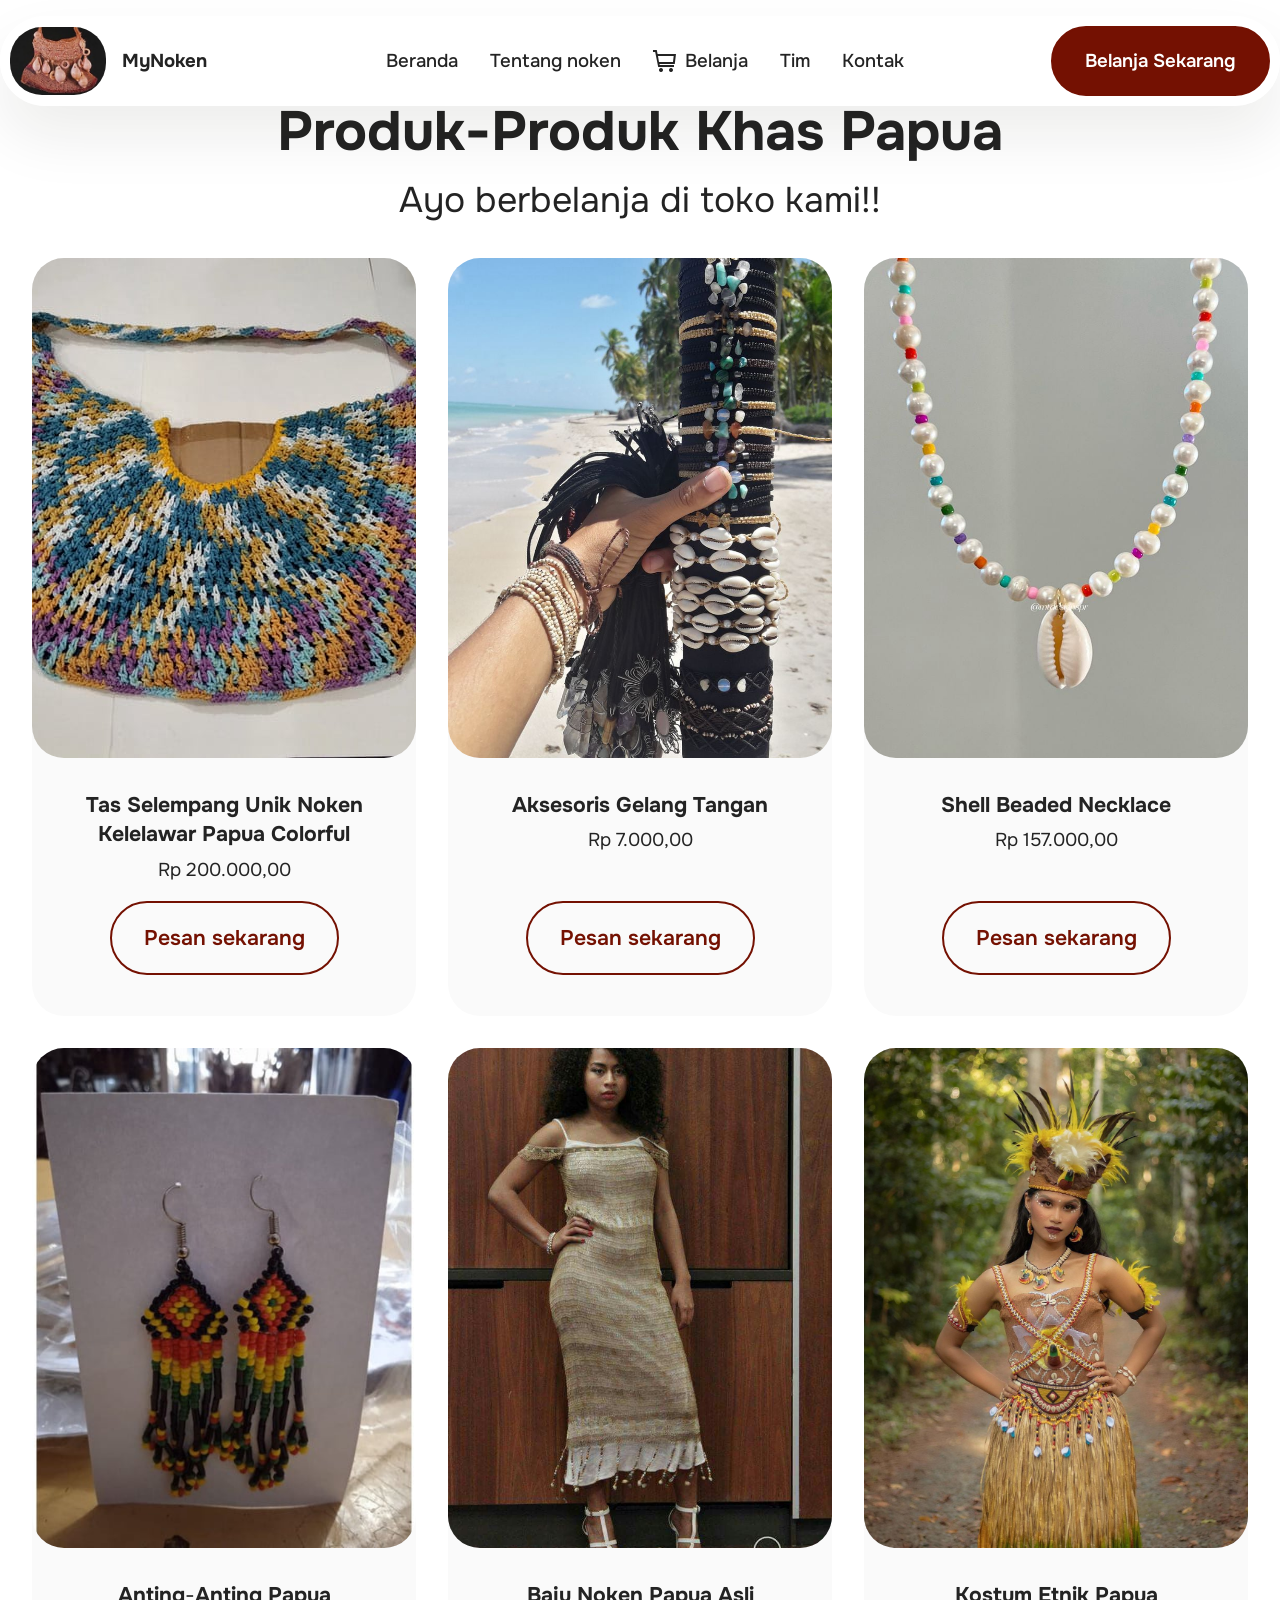
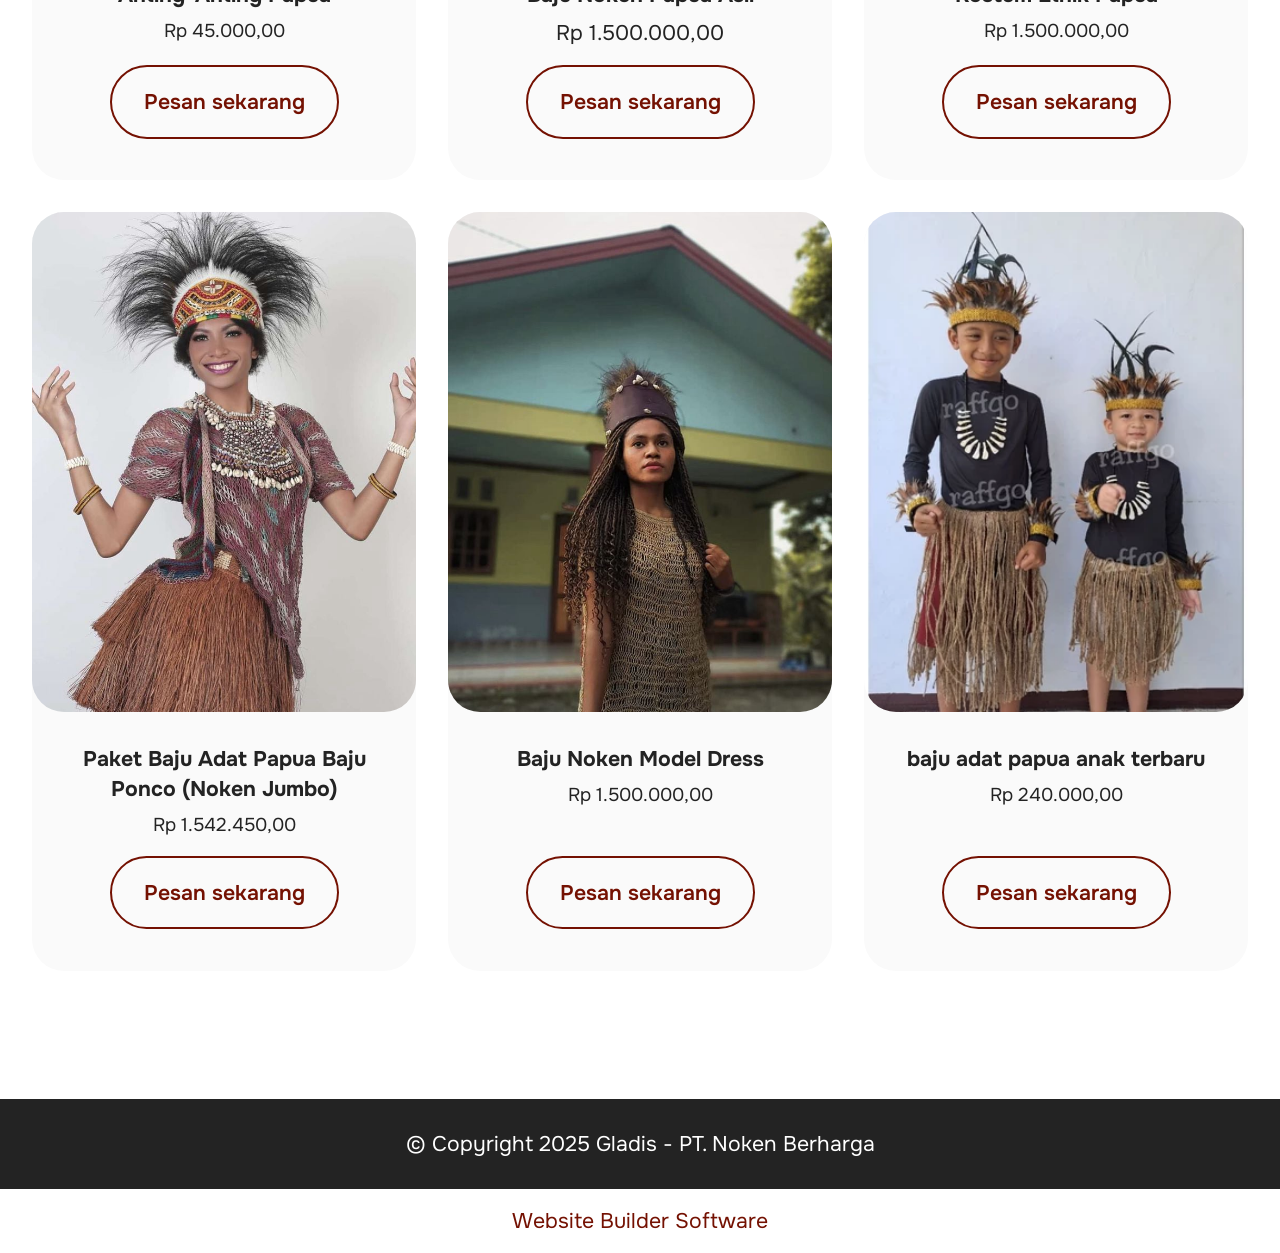
<file: page1.html>
<!DOCTYPE html>
<html  >
<head>
  <!-- Site made with Mobirise Website Builder v5.9.18, https://mobirise.com -->
  <meta charset="UTF-8">
  <meta http-equiv="X-UA-Compatible" content="IE=edge">
  <meta name="generator" content="Mobirise v5.9.18, mobirise.com">
  <meta name="viewport" content="width=device-width, initial-scale=1, minimum-scale=1">
  <link rel="shortcut icon" href="assets/images/beaded-string-bag-bilum-papua-new-guinea-kiwa-art-parnell-auckland-archive-220x220.jpeg" type="image/x-icon">
  <meta name="description" content="">
  
  
  <title>Belanja</title>
  <link rel="stylesheet" href="assets/web/assets/mobirise-icons2/mobirise2.css">
  <link rel="stylesheet" href="assets/bootstrap/css/bootstrap.min.css">
  <link rel="stylesheet" href="assets/bootstrap/css/bootstrap-grid.min.css">
  <link rel="stylesheet" href="assets/bootstrap/css/bootstrap-reboot.min.css">
  <link rel="stylesheet" href="assets/dropdown/css/style.css">
  <link rel="stylesheet" href="assets/theme/css/style.css">
  <link rel="preload" href="https://fonts.googleapis.com/css2?family=Onest:wght@400;700&display=swap&display=swap" as="style" onload="this.onload=null;this.rel='stylesheet'">
  <noscript><link rel="stylesheet" href="https://fonts.googleapis.com/css2?family=Onest:wght@400;700&display=swap&display=swap"></noscript>
  <link rel="preload" as="style" href="assets/mobirise/css/mbr-additional.css?v=5h52YY"><link rel="stylesheet" href="assets/mobirise/css/mbr-additional.css?v=5h52YY" type="text/css">

  
  
  
</head>
<body>
  
  <section data-bs-version="5.1" class="menu menu2 cid-uz4CTPhhTe" once="menu" id="menu02-0">
	

	<nav class="navbar navbar-dropdown navbar-fixed-top navbar-expand-lg">
		<div class="container">
			<div class="navbar-brand">
				<span class="navbar-logo">
					<a href="index.html">
						<img src="assets/images/beaded-string-bag-bilum-papua-new-guinea-kiwa-art-parnell-auckland-archive-220x220.jpeg" alt="Mobirise Website Builder" style="height: 4.3rem;">
					</a>
				</span>
				<span class="navbar-caption-wrap"><a class="navbar-caption text-black text-primary display-4" href="index.html">MyNoken</a></span>
			</div>
			<button class="navbar-toggler" type="button" data-toggle="collapse" data-bs-toggle="collapse" data-target="#navbarSupportedContent" data-bs-target="#navbarSupportedContent" aria-controls="navbarNavAltMarkup" aria-expanded="false" aria-label="Toggle navigation">
				<div class="hamburger">
					<span></span>
					<span></span>
					<span></span>
					<span></span>
				</div>
			</button>
			<div class="collapse navbar-collapse" id="navbarSupportedContent">
				<ul class="navbar-nav nav-dropdown" data-app-modern-menu="true"><li class="nav-item">
						<a class="nav-link link text-black text-primary display-4" href="index.html">Beranda</a>
					</li>
					
					<li class="nav-item">
						<a class="nav-link link text-black text-primary display-4" href="page3.html" aria-expanded="false">Tentang noken</a>
					</li><li class="nav-item"><a class="nav-link link text-black text-primary display-4" href="page1.html"><span class="mobi-mbri mobi-mbri-shopping-cart mbr-iconfont mbr-iconfont-btn"></span>Belanja</a></li><li class="nav-item"><a class="nav-link link text-black text-primary display-4" href="page5.html">Tim</a></li><li class="nav-item">
						<a class="nav-link link text-black text-primary display-4" href="page2.html">Kontak</a>
					</li></ul>
				
				<div class="navbar-buttons mbr-section-btn"><a class="btn btn-primary display-4" href="page1.html">Belanja Sekarang</a></div>
			</div>
		</div>
	</nav>
</section>

<section data-bs-version="5.1" class="content3 cid-uz86zPUry9" id="content3-i">
    
    
    <div class="container">
        <div class="mbr-section-head">
            <h4 class="mbr-section-title mbr-fonts-style align-center mb-0 display-2"><strong>Produk-Produk Khas Papua</strong></h4>
            <h5 class="mbr-section-subtitle mbr-fonts-style align-center mb-0 mt-2 display-5">Ayo berbelanja di toko kami!!</h5>
        </div>
        <div class="row mt-4">
            <div class="item features-image сol-12 col-md-6 col-lg-4">
                <div class="item-wrapper">
                    <div class="item-img">
                        <img src="assets/images/fd1ae33c-df42-4115-81a8-131db7f99ae9-500x500.jpg" alt="Mobirise Website Builder" title="" data-slide-to="0" data-bs-slide-to="0">
                    </div>
                    <div class="item-content">
                        <h5 class="item-title mbr-fonts-style display-7"><strong>Tas Selempang Unik Noken Kelelawar Papua Colorful</strong></h5>
                        <h6 class="item-subtitle mbr-fonts-style mt-1 display-4">Rp<strong> </strong>200.000,00</h6>
                        
                    </div>
                    <div class="mbr-section-btn item-footer mt-2"><a href="https://www.tokopedia.com/clickpapua/tas-selempang-unik-noken-kelelawar-papua-colorful?utm_source=google&utm_medium=organic&utm_campaign=pdp" class="btn item-btn btn-primary-outline display-7" target="_blank">Pesan sekarang</a></div>
                </div>
            </div>
            <div class="item features-image сol-12 col-md-6 col-lg-4">
                <div class="item-wrapper">
                    <div class="item-img">
                        <img src="assets/images/c43603fe-dbe2-48fe-b5b5-0822915fd8a0-736x1308.jpg" alt="Mobirise Website Builder" title="" data-slide-to="1" data-bs-slide-to="1">
                    </div>
                    <div class="item-content">
                        <h5 class="item-title mbr-fonts-style display-7"><strong>Aksesoris</strong> <strong>Gelang</strong> <strong>Tangan</strong></h5>
                        <h6 class="item-subtitle mbr-fonts-style mt-1 display-4">Rp 7.000,00</h6>
                        
                    </div>
                    <div class="mbr-section-btn item-footer mt-2"><a href="https://shopee.co.id/Assesoris!!-Gelang-tangan-i.8897612.56473728?is_from_login=true" class="btn item-btn btn-primary-outline display-7" target="_blank">Pesan sekarang</a></div>
                </div>
            </div>
            <div class="item features-image сol-12 col-md-6 col-lg-4">
                <div class="item-wrapper">
                    <div class="item-img">
                        <img src="assets/images/mt-designs-pr-736x981.jpg" alt="Mobirise Website Builder" title="" data-slide-to="2" data-bs-slide-to="2">
                    </div>
                    <div class="item-content">
                        <h5 class="item-title mbr-fonts-style display-7"><strong>Shell Beaded Necklace</strong></h5>
                        <h6 class="item-subtitle mbr-fonts-style mt-1 display-4">Rp 157.000,00</h6>
                        
                    </div>
                    <div class="mbr-section-btn item-footer mt-2"><a href="https://www.instagram.com/guzel_storeq8/p/C2xeASpN7i1/" class="btn item-btn btn-primary-outline display-7" target="_blank">Pesan sekarang</a></div>
                </div>
            </div><div class="item features-image сol-12 col-md-6 col-lg-4">
                <div class="item-wrapper">
                    <div class="item-img">
                        <img src="assets/images/c0cc597175bed5d8e7ad989fc4814212-600x600.jpg" alt="Mobirise Website Builder" title="" data-slide-to="3" data-bs-slide-to="3">
                    </div>
                    <div class="item-content">
                        <h5 class="item-title mbr-fonts-style display-7"><strong>Anting</strong>-<strong>Anting</strong> <strong>Papua</strong></h5>
                        <h6 class="item-subtitle mbr-fonts-style mt-1 display-4">Rp 45.000,00</h6>
                        
                    </div>
                    <div class="mbr-section-btn item-footer mt-2"><a href="https://shopee.co.id/anting-2-papua-rasta-dan-tifa-oleh-oleh-papua-i.226675467.14715899086" class="btn item-btn btn-primary-outline display-7" target="_blank">Pesan sekarang</a></div>
                </div>
            </div><div class="item features-image сol-12 col-md-6 col-lg-4">
                <div class="item-wrapper">
                    <div class="item-img">
                        <img src="assets/images/db8e0945-a011-433a-a1ac-2e7a55125199-622x960.jpg" alt="Mobirise Website Builder" title="" data-slide-to="4" data-bs-slide-to="4">
                    </div>
                    <div class="item-content">
                        <h5 class="item-title mbr-fonts-style display-7"><strong>Baju Noken Papua Asli</strong></h5>
                        <h6 class="item-subtitle mbr-fonts-style mt-1 display-7">Rp 1.500.000,00</h6>
                        
                    </div>
                    <div class="mbr-section-btn item-footer mt-2"><a href="https://www.instagram.com/click.papua/p/Cp2Q0RrPHel/?img_index=1" class="btn item-btn btn-primary-outline display-7" target="_blank">Pesan sekarang</a></div>
                </div>
            </div><div class="item features-image сol-12 col-md-6 col-lg-4">
                <div class="item-wrapper">
                    <div class="item-img">
                        <img src="assets/images/dccbc8474d282dd382dae1f69c690d06-1080x1349.jpg" alt="Mobirise Website Builder" title="" data-slide-to="5" data-bs-slide-to="5">
                    </div>
                    <div class="item-content">
                        <h5 class="item-title mbr-fonts-style display-7"><strong>Kostum Etnik Papua</strong></h5>
                        <h6 class="item-subtitle mbr-fonts-style mt-1 display-4">Rp 1.500.000,00</h6>
                        
                    </div>
                    <div class="mbr-section-btn item-footer mt-2"><a href="https://www.instagram.com/kostum.etnik/p/C-ZUHBySG1Z/?img_index=1" class="btn item-btn btn-primary-outline display-7" target="_blank">Pesan sekarang</a></div>
                </div>
            </div><div class="item features-image сol-12 col-md-6 col-lg-4">
                <div class="item-wrapper">
                    <div class="item-img">
                        <img src="assets/images/miss-puteri-indonesia-papua-2017-yuliana-fonataba-736x920.jpg" alt="Mobirise Website Builder" title="" data-slide-to="6" data-bs-slide-to="6">
                    </div>
                    <div class="item-content">
                        <h5 class="item-title mbr-fonts-style display-7"><strong style="">Paket Baju Adat Papua Baju Ponco (Noken Jumbo)</strong></h5>
                        <h6 class="item-subtitle mbr-fonts-style mt-1 display-4">Rp 1.542.450,00</h6>
                        
                    </div>
                    <div class="mbr-section-btn item-footer mt-2"><a href="https://shopee.co.id/Paket-Baju-Adat-Papua-Baju-Ponco-%28Noken-Jumbo%29-i.1031962173.28513910113" class="btn item-btn btn-primary-outline display-7" target="_blank">Pesan sekarang</a></div>
                </div>
            </div><div class="item features-image сol-12 col-md-6 col-lg-4">
                <div class="item-wrapper">
                    <div class="item-img">
                        <img src="assets/images/bani-adriana-736x987.jpg" alt="Mobirise Website Builder" title="" data-slide-to="7" data-bs-slide-to="7">
                    </div>
                    <div class="item-content">
                        <h5 class="item-title mbr-fonts-style display-7"><strong>Baju Noken Model Dress</strong></h5>
                        <h6 class="item-subtitle mbr-fonts-style mt-1 display-4">Rp 1.500.000,00</h6>
                        
                    </div>
                    <div class="mbr-section-btn item-footer mt-2"><a href="https://www.nokenanniya.com/product/baju-noken-model-dress/" class="btn item-btn btn-primary-outline display-7" target="_blank">Pesan sekarang</a></div>
                </div>
            </div><div class="item features-image сol-12 col-md-6 col-lg-4">
                <div class="item-wrapper">
                    <div class="item-img">
                        <img src="assets/images/id-11134207-7qukx-ljuwzaoiw7xmc3resize-w450-nl.webp" alt="Mobirise Website Builder" title="" data-slide-to="8" data-bs-slide-to="8">
                    </div>
                    <div class="item-content">
                        <h5 class="item-title mbr-fonts-style display-7"><strong>baju adat papua anak terbaru</strong></h5>
                        <h6 class="item-subtitle mbr-fonts-style mt-1 display-4">Rp 240.000,00</h6>
                        
                    </div>
                    <div class="mbr-section-btn item-footer mt-2"><a href="https://shopee.co.id/baju-adat-papua-anak-terbaru-i.132494425.22875419513" class="btn item-btn btn-primary-outline display-7" target="_blank">Pesan sekarang</a></div>
                </div>
            </div>

        </div>
    </div>
</section>

<section data-bs-version="5.1" class="footer7 cid-uz8beSDBEo" once="footers" id="footer7-k">

    

    

    <div class="container">
        <div class="media-container-row align-center mbr-white">
            <div class="col-12">
                <p class="mbr-text mb-0 mbr-fonts-style display-7">
                    © Copyright 2025 Gladis - PT. Noken Berharga</p>
            </div>
        </div>
    </div>
</section><section class="display-7" style="padding: 0;align-items: center;justify-content: center;flex-wrap: wrap;    align-content: center;display: flex;position: relative;height: 4rem;"><a href="https://mobiri.se/3686256" style="flex: 1 1;height: 4rem;position: absolute;width: 100%;z-index: 1;"><img alt="" style="height: 4rem;" src="[data-uri]"></a><p style="margin: 0;text-align: center;" class="display-7">&#8204;</p><a style="z-index:1" href="https://mobirise.com"> Website Builder Software</a></section><script src="assets/bootstrap/js/bootstrap.bundle.min.js"></script>  <script src="assets/smoothscroll/smooth-scroll.js"></script>  <script src="assets/ytplayer/index.js"></script>  <script src="assets/dropdown/js/navbar-dropdown.js"></script>  <script src="assets/theme/js/script.js"></script>  
  
  
</body>
</html>
</file>
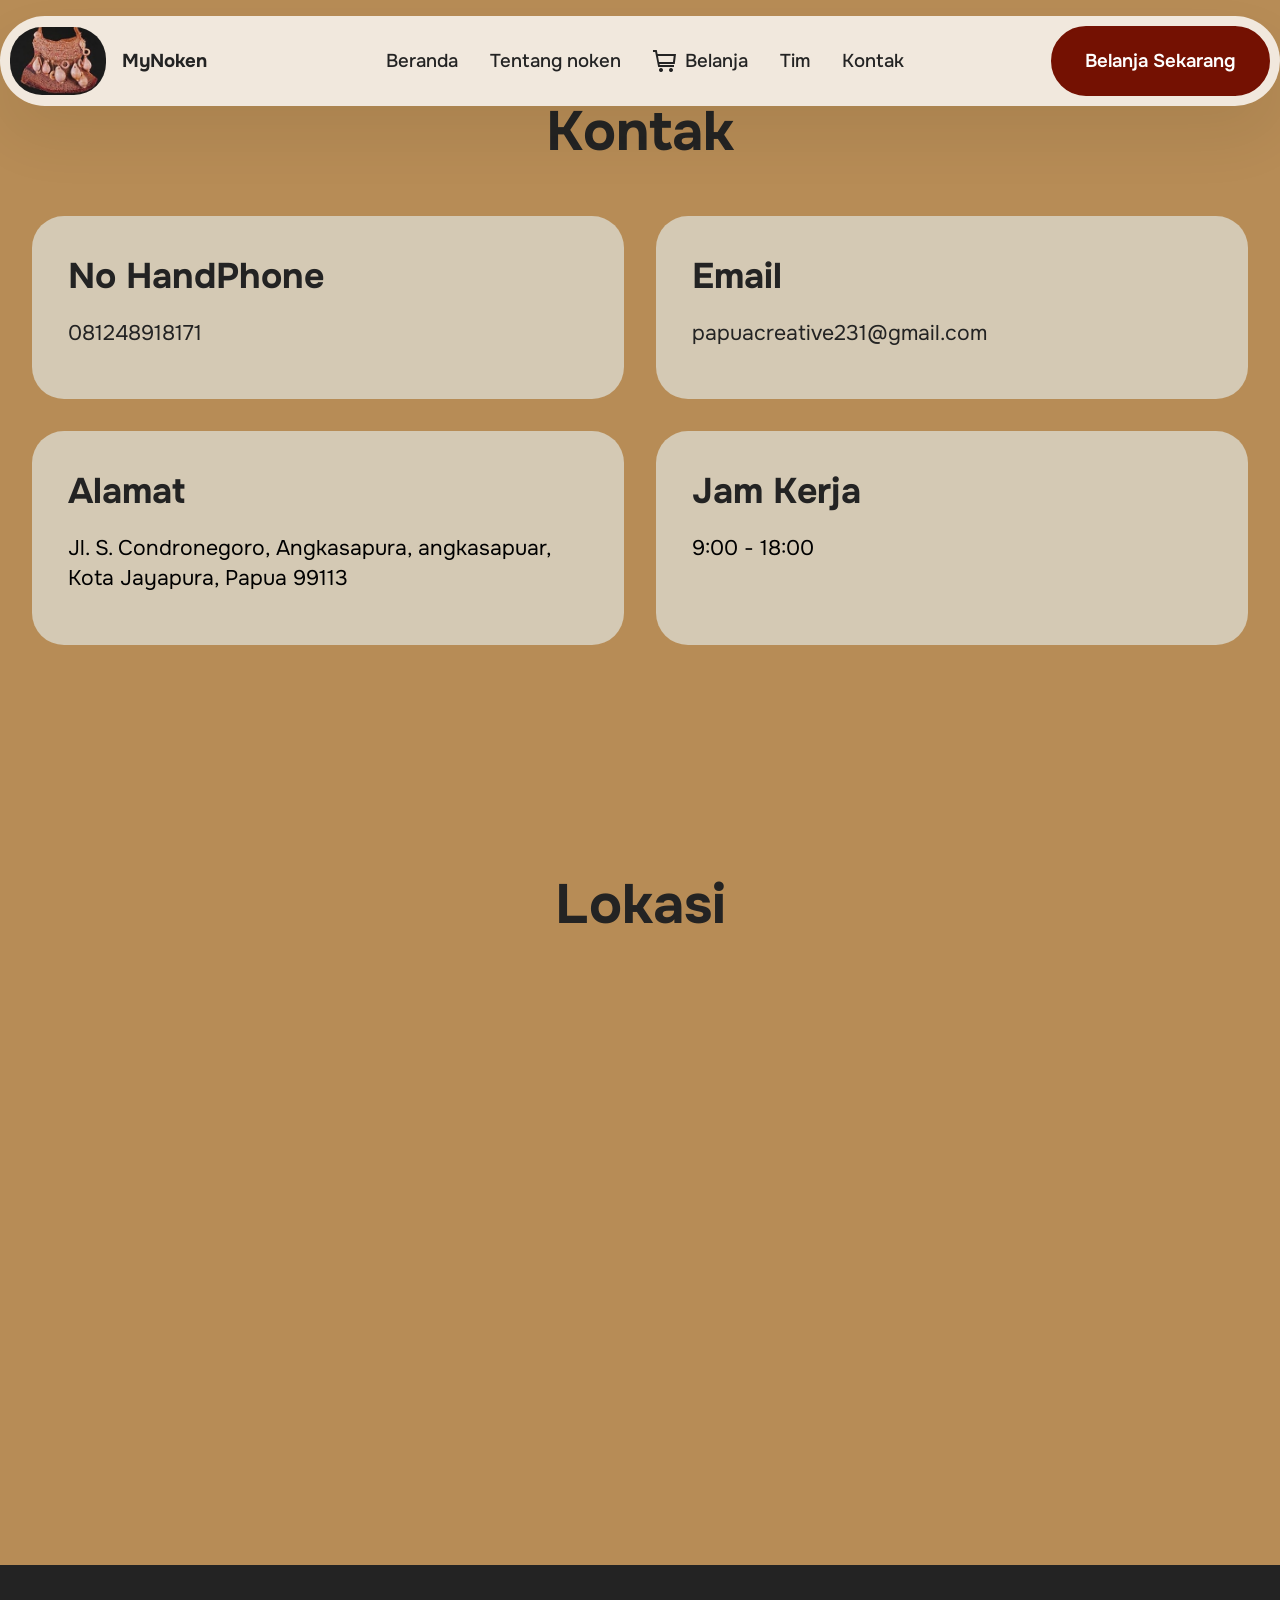
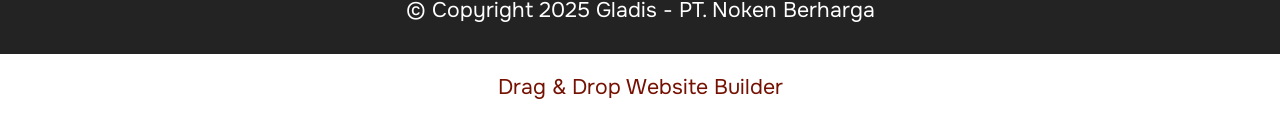
<file: page2.html>
<!DOCTYPE html>
<html  >
<head>
  <!-- Site made with Mobirise Website Builder v5.9.18, https://mobirise.com -->
  <meta charset="UTF-8">
  <meta http-equiv="X-UA-Compatible" content="IE=edge">
  <meta name="generator" content="Mobirise v5.9.18, mobirise.com">
  <meta name="viewport" content="width=device-width, initial-scale=1, minimum-scale=1">
  <link rel="shortcut icon" href="assets/images/beaded-string-bag-bilum-papua-new-guinea-kiwa-art-parnell-auckland-archive-220x220.jpeg" type="image/x-icon">
  <meta name="description" content="">
  
  
  <title>Kontak</title>
  <link rel="stylesheet" href="assets/web/assets/mobirise-icons2/mobirise2.css">
  <link rel="stylesheet" href="assets/bootstrap/css/bootstrap.min.css">
  <link rel="stylesheet" href="assets/bootstrap/css/bootstrap-grid.min.css">
  <link rel="stylesheet" href="assets/bootstrap/css/bootstrap-reboot.min.css">
  <link rel="stylesheet" href="assets/dropdown/css/style.css">
  <link rel="stylesheet" href="assets/theme/css/style.css">
  <link rel="preload" href="https://fonts.googleapis.com/css2?family=Onest:wght@400;700&display=swap&display=swap" as="style" onload="this.onload=null;this.rel='stylesheet'">
  <noscript><link rel="stylesheet" href="https://fonts.googleapis.com/css2?family=Onest:wght@400;700&display=swap&display=swap"></noscript>
  <link rel="preload" as="style" href="assets/mobirise/css/mbr-additional.css?v=rFsaV3"><link rel="stylesheet" href="assets/mobirise/css/mbr-additional.css?v=rFsaV3" type="text/css">

  
  
  
</head>
<body>
  
  <section data-bs-version="5.1" class="menu menu2 cid-uz4CTPhhTe" once="menu" id="menu02-2">
	

	<nav class="navbar navbar-dropdown navbar-fixed-top navbar-expand-lg">
		<div class="container">
			<div class="navbar-brand">
				<span class="navbar-logo">
					<a href="index.html">
						<img src="assets/images/beaded-string-bag-bilum-papua-new-guinea-kiwa-art-parnell-auckland-archive-220x220.jpeg" alt="Mobirise Website Builder" style="height: 4.3rem;">
					</a>
				</span>
				<span class="navbar-caption-wrap"><a class="navbar-caption text-black text-primary display-4" href="index.html">MyNoken</a></span>
			</div>
			<button class="navbar-toggler" type="button" data-toggle="collapse" data-bs-toggle="collapse" data-target="#navbarSupportedContent" data-bs-target="#navbarSupportedContent" aria-controls="navbarNavAltMarkup" aria-expanded="false" aria-label="Toggle navigation">
				<div class="hamburger">
					<span></span>
					<span></span>
					<span></span>
					<span></span>
				</div>
			</button>
			<div class="collapse navbar-collapse" id="navbarSupportedContent">
				<ul class="navbar-nav nav-dropdown" data-app-modern-menu="true"><li class="nav-item">
						<a class="nav-link link text-black text-primary display-4" href="index.html">Beranda</a>
					</li>
					
					<li class="nav-item">
						<a class="nav-link link text-black text-primary display-4" href="page3.html" aria-expanded="false">Tentang noken</a>
					</li><li class="nav-item"><a class="nav-link link text-black text-primary display-4" href="page1.html"><span class="mobi-mbri mobi-mbri-shopping-cart mbr-iconfont mbr-iconfont-btn"></span>Belanja</a></li><li class="nav-item"><a class="nav-link link text-black text-primary display-4" href="page5.html">Tim</a></li><li class="nav-item">
						<a class="nav-link link text-black text-primary display-4" href="page2.html">Kontak</a>
					</li></ul>
				
				<div class="navbar-buttons mbr-section-btn"><a class="btn btn-primary display-4" href="page1.html">Belanja Sekarang</a></div>
			</div>
		</div>
	</nav>
</section>

<section data-bs-version="5.1" class="contacts01 cid-uz8bJb3g23" id="contacts01-l">
    

    
    
    <div class="container">
        <div class="row justify-content-center">
            <div class="col-12 content-head">
                <div class="mbr-section-head mb-5">
                    <h3 class="mbr-section-title mbr-fonts-style align-center mb-0 display-2"><strong>Kontak</strong></h3>
                    
                </div>
            </div>
        </div>
        <div class="row">
            <div class="item features-without-image col-12 col-md-6 active">
                <div class="item-wrapper">
                    <div class="text-wrapper">
                        <h6 class="card-title mbr-fonts-style mb-3 display-5"><strong>No HandPhone</strong></h6>
                        <p class="mbr-text mbr-fonts-style display-7"><a href="https://wa.me/081248918171" class="text-black">081248918171</a></p>
                    </div>
                </div>
            </div>
            <div class="item features-without-image col-12 col-md-6">
                <div class="item-wrapper">
                    <div class="text-wrapper">
                        <h6 class="card-title mbr-fonts-style mb-3 display-5">
                            <strong>Email</strong>
                        </h6>
                        <p class="mbr-text mbr-fonts-style display-7"><a href="mailto:papuacreative231@gmail.com" class="text-black">papuacreative231@gmail.com</a></p>
                    </div>
                </div>
            </div>
            <div class="item features-without-image col-12 col-md-6">
                <div class="item-wrapper">
                    <div class="text-wrapper">
                        <h6 class="card-title mbr-fonts-style mb-3 display-5"><strong>Alamat</strong></h6>
                        <p class="mbr-text mbr-fonts-style display-7">
                            Jl. S. Condronegoro, Angkasapura, angkasapuar, Kota Jayapura, Papua 99113
                        </p>
                    </div>
                </div>
            </div>
            <div class="item features-without-image col-12 col-md-6">
                <div class="item-wrapper">
                    <div class="text-wrapper">
                        <h6 class="card-title mbr-fonts-style mb-3 display-5"><strong>Jam Kerja</strong></h6>
                        <p class="mbr-text mbr-fonts-style display-7">
                            9:00 - 18:00
                        </p>
                    </div>
                </div>
            </div>
        </div>
    </div>
</section>

<section data-bs-version="5.1" class="map1 cid-uz8bNXXHXg" id="map01-m">
	
	
	
	<div class="container">
		<div class="row justify-content-center">
			<div class="col-12 content-head">
				<div class="mbr-section-head mb-5">
					<h3 class="mbr-section-title mbr-fonts-style align-center mb-0 display-2"><strong>Lokasi</strong></h3>
					
				</div>
			</div>
		</div>
		<div class="google-map"><iframe frameborder="0" style="border:0" src="https://www.google.com/maps/embed?pb=!1m18!1m12!1m3!1d127550.96139925842!2d140.55516069726562!3d-2.5175039999999864!2m3!1f0!2f0!3f0!3m2!1i1024!2i768!4f13.1!3m3!1m2!1s0x686c576bbaff4ccd%3A0x60ce10b27d1c076e!2sNoken%20Aniya!5e0!3m2!1sen!2sid!4v1736200481353!5m2!1sen!2sid" allowfullscreen=""></iframe></div>
	</div>
</section>

<section data-bs-version="5.1" class="footer7 cid-uz8beSDBEo" once="footers" id="footer7-k">

    

    

    <div class="container">
        <div class="media-container-row align-center mbr-white">
            <div class="col-12">
                <p class="mbr-text mb-0 mbr-fonts-style display-7">
                    © Copyright 2025 Gladis - PT. Noken Berharga</p>
            </div>
        </div>
    </div>
</section><section class="display-7" style="padding: 0;align-items: center;justify-content: center;flex-wrap: wrap;    align-content: center;display: flex;position: relative;height: 4rem;"><a href="https://mobiri.se/3686256" style="flex: 1 1;height: 4rem;position: absolute;width: 100%;z-index: 1;"><img alt="" style="height: 4rem;" src="[data-uri]"></a><p style="margin: 0;text-align: center;" class="display-7">&#8204;</p><a style="z-index:1" href="https://mobirise.com/drag-drop-website-builder.html">Drag & Drop Website Builder</a></section><script src="assets/bootstrap/js/bootstrap.bundle.min.js"></script>  <script src="assets/smoothscroll/smooth-scroll.js"></script>  <script src="assets/ytplayer/index.js"></script>  <script src="assets/dropdown/js/navbar-dropdown.js"></script>  <script src="assets/theme/js/script.js"></script>  
  
  
</body>
</html>
</file>
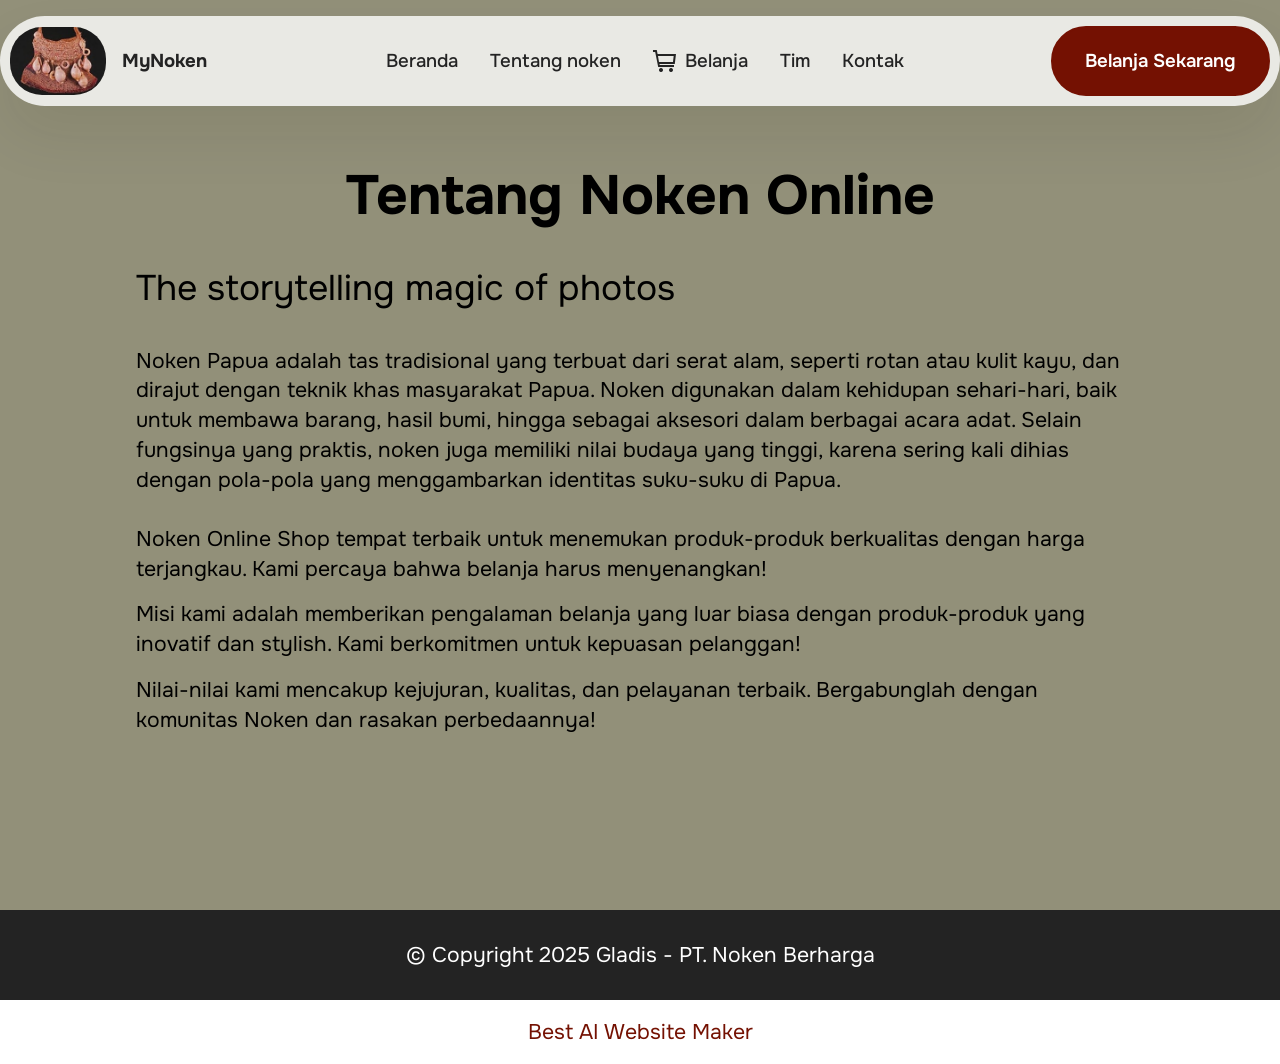
<file: page3.html>
<!DOCTYPE html>
<html  >
<head>
  <!-- Site made with Mobirise Website Builder v5.9.18, https://mobirise.com -->
  <meta charset="UTF-8">
  <meta http-equiv="X-UA-Compatible" content="IE=edge">
  <meta name="generator" content="Mobirise v5.9.18, mobirise.com">
  <meta name="viewport" content="width=device-width, initial-scale=1, minimum-scale=1">
  <link rel="shortcut icon" href="assets/images/beaded-string-bag-bilum-papua-new-guinea-kiwa-art-parnell-auckland-archive-220x220.jpeg" type="image/x-icon">
  <meta name="description" content="">
  
  
  <title>Tentang Noken</title>
  <link rel="stylesheet" href="assets/web/assets/mobirise-icons2/mobirise2.css">
  <link rel="stylesheet" href="assets/bootstrap/css/bootstrap.min.css">
  <link rel="stylesheet" href="assets/bootstrap/css/bootstrap-grid.min.css">
  <link rel="stylesheet" href="assets/bootstrap/css/bootstrap-reboot.min.css">
  <link rel="stylesheet" href="assets/dropdown/css/style.css">
  <link rel="stylesheet" href="assets/theme/css/style.css">
  <link rel="preload" href="https://fonts.googleapis.com/css2?family=Onest:wght@400;700&display=swap&display=swap" as="style" onload="this.onload=null;this.rel='stylesheet'">
  <noscript><link rel="stylesheet" href="https://fonts.googleapis.com/css2?family=Onest:wght@400;700&display=swap&display=swap"></noscript>
  <link rel="preload" as="style" href="assets/mobirise/css/mbr-additional.css?v=YfR4IL"><link rel="stylesheet" href="assets/mobirise/css/mbr-additional.css?v=YfR4IL" type="text/css">

  
  
  
</head>
<body>
  
  <section data-bs-version="5.1" class="menu menu2 cid-uz4CTPhhTe" once="menu" id="menu02-4">
	

	<nav class="navbar navbar-dropdown navbar-fixed-top navbar-expand-lg">
		<div class="container">
			<div class="navbar-brand">
				<span class="navbar-logo">
					<a href="index.html">
						<img src="assets/images/beaded-string-bag-bilum-papua-new-guinea-kiwa-art-parnell-auckland-archive-220x220.jpeg" alt="Mobirise Website Builder" style="height: 4.3rem;">
					</a>
				</span>
				<span class="navbar-caption-wrap"><a class="navbar-caption text-black text-primary display-4" href="index.html">MyNoken</a></span>
			</div>
			<button class="navbar-toggler" type="button" data-toggle="collapse" data-bs-toggle="collapse" data-target="#navbarSupportedContent" data-bs-target="#navbarSupportedContent" aria-controls="navbarNavAltMarkup" aria-expanded="false" aria-label="Toggle navigation">
				<div class="hamburger">
					<span></span>
					<span></span>
					<span></span>
					<span></span>
				</div>
			</button>
			<div class="collapse navbar-collapse" id="navbarSupportedContent">
				<ul class="navbar-nav nav-dropdown" data-app-modern-menu="true"><li class="nav-item">
						<a class="nav-link link text-black text-primary display-4" href="index.html">Beranda</a>
					</li>
					
					<li class="nav-item">
						<a class="nav-link link text-black text-primary display-4" href="page3.html" aria-expanded="false">Tentang noken</a>
					</li><li class="nav-item"><a class="nav-link link text-black text-primary display-4" href="page1.html"><span class="mobi-mbri mobi-mbri-shopping-cart mbr-iconfont mbr-iconfont-btn"></span>Belanja</a></li><li class="nav-item"><a class="nav-link link text-black text-primary display-4" href="page5.html">Tim</a></li><li class="nav-item">
						<a class="nav-link link text-black text-primary display-4" href="page2.html">Kontak</a>
					</li></ul>
				
				<div class="navbar-buttons mbr-section-btn"><a class="btn btn-primary display-4" href="page1.html">Belanja Sekarang</a></div>
			</div>
		</div>
	</nav>
</section>

<section data-bs-version="5.1" class="article12 cid-uz8bas10rd" id="article12-j">    
    
    <div class="container">
        <div class="row justify-content-center">
            <div class="col-md-12 col-lg-10">
                <h3 class="mbr-section-title mbr-fonts-style mb-4 mt-0 display-2">
                <strong>Tentang Noken Online</strong>
                </h3>
                <h4 class="mbr-section-subtitle mbr-fonts-style mb-4 display-5">The storytelling magic of photos
                </h4>
                <p class="mbr-text mbr-fonts-style display-7">Noken Papua adalah tas tradisional yang terbuat dari serat alam, seperti rotan atau kulit kayu, dan dirajut dengan teknik khas masyarakat Papua. Noken digunakan dalam kehidupan sehari-hari, baik untuk membawa barang, hasil bumi, hingga sebagai aksesori dalam berbagai acara adat. Selain fungsinya yang praktis, noken juga memiliki nilai budaya yang tinggi, karena sering kali dihias dengan pola-pola yang menggambarkan identitas suku-suku di Papua.<br><br>Noken Online Shop tempat terbaik untuk menemukan produk-produk berkualitas dengan harga terjangkau. Kami percaya bahwa belanja harus menyenangkan!</p>
                <p class="mbr-text mbr-fonts-style display-7">Misi kami adalah memberikan pengalaman belanja yang luar biasa dengan produk-produk yang inovatif dan stylish. Kami berkomitmen untuk kepuasan pelanggan!</p>
                <p class="mbr-text mbr-fonts-style display-7">Nilai-nilai kami mencakup kejujuran, kualitas, dan pelayanan terbaik. Bergabunglah dengan komunitas Noken dan rasakan perbedaannya!</p>
            </div>
        </div>
    </div>
</section>

<section data-bs-version="5.1" class="footer7 cid-uz8beSDBEo" once="footers" id="footer7-k">

    

    

    <div class="container">
        <div class="media-container-row align-center mbr-white">
            <div class="col-12">
                <p class="mbr-text mb-0 mbr-fonts-style display-7">
                    © Copyright 2025 Gladis - PT. Noken Berharga</p>
            </div>
        </div>
    </div>
</section><section class="display-7" style="padding: 0;align-items: center;justify-content: center;flex-wrap: wrap;    align-content: center;display: flex;position: relative;height: 4rem;"><a href="https://mobiri.se/3686256" style="flex: 1 1;height: 4rem;position: absolute;width: 100%;z-index: 1;"><img alt="" style="height: 4rem;" src="[data-uri]"></a><p style="margin: 0;text-align: center;" class="display-7">&#8204;</p><a style="z-index:1" href="https://mobirise.com/builder/ai-website-maker.html">Best AI Website Maker</a></section><script src="assets/bootstrap/js/bootstrap.bundle.min.js"></script>  <script src="assets/smoothscroll/smooth-scroll.js"></script>  <script src="assets/ytplayer/index.js"></script>  <script src="assets/dropdown/js/navbar-dropdown.js"></script>  <script src="assets/theme/js/script.js"></script>  
  
  
</body>
</html>
</file>
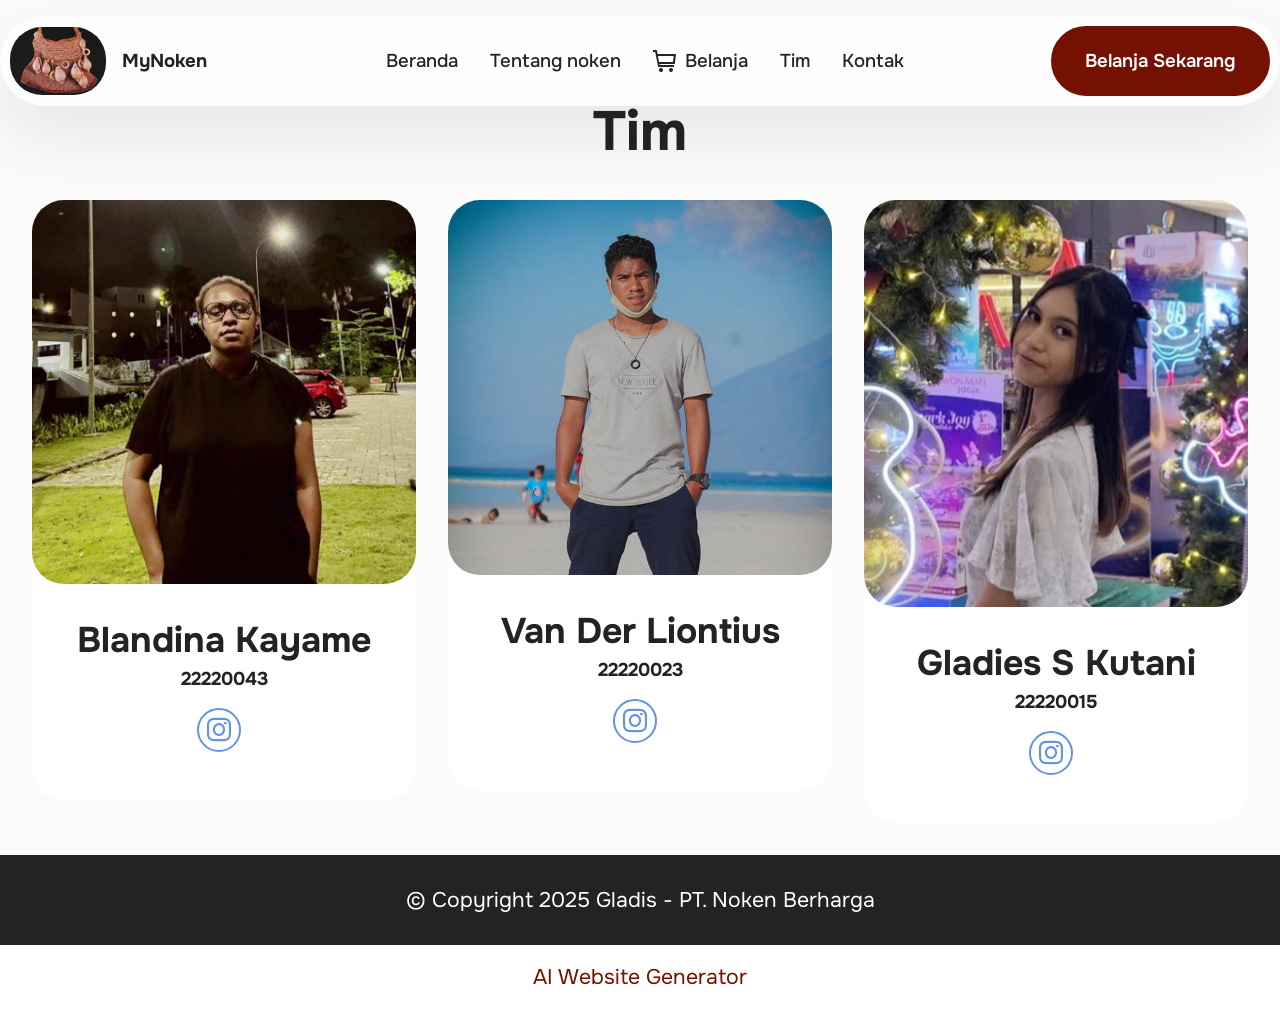
<file: page5.html>
<!DOCTYPE html>
<html  >
<head>
  <!-- Site made with Mobirise Website Builder v5.9.18, https://mobirise.com -->
  <meta charset="UTF-8">
  <meta http-equiv="X-UA-Compatible" content="IE=edge">
  <meta name="generator" content="Mobirise v5.9.18, mobirise.com">
  <meta name="viewport" content="width=device-width, initial-scale=1, minimum-scale=1">
  <link rel="shortcut icon" href="assets/images/beaded-string-bag-bilum-papua-new-guinea-kiwa-art-parnell-auckland-archive-220x220.jpeg" type="image/x-icon">
  <meta name="description" content="">
  
  
  <title>Tim</title>
  <link rel="stylesheet" href="assets/web/assets/mobirise-icons2/mobirise2.css">
  <link rel="stylesheet" href="assets/bootstrap/css/bootstrap.min.css">
  <link rel="stylesheet" href="assets/bootstrap/css/bootstrap-grid.min.css">
  <link rel="stylesheet" href="assets/bootstrap/css/bootstrap-reboot.min.css">
  <link rel="stylesheet" href="assets/dropdown/css/style.css">
  <link rel="stylesheet" href="assets/socicon/css/styles.css">
  <link rel="stylesheet" href="assets/theme/css/style.css">
  <link rel="preload" href="https://fonts.googleapis.com/css2?family=Onest:wght@400;700&display=swap&display=swap" as="style" onload="this.onload=null;this.rel='stylesheet'">
  <noscript><link rel="stylesheet" href="https://fonts.googleapis.com/css2?family=Onest:wght@400;700&display=swap&display=swap"></noscript>
  <link rel="preload" as="style" href="assets/mobirise/css/mbr-additional.css?v=cPtSzN"><link rel="stylesheet" href="assets/mobirise/css/mbr-additional.css?v=cPtSzN" type="text/css">

  
  
  
</head>
<body>
  
  <section data-bs-version="5.1" class="menu menu2 cid-uz4CTPhhTe" once="menu" id="menu02-p">
	

	<nav class="navbar navbar-dropdown navbar-fixed-top navbar-expand-lg">
		<div class="container">
			<div class="navbar-brand">
				<span class="navbar-logo">
					<a href="index.html">
						<img src="assets/images/beaded-string-bag-bilum-papua-new-guinea-kiwa-art-parnell-auckland-archive-220x220.jpeg" alt="Mobirise Website Builder" style="height: 4.3rem;">
					</a>
				</span>
				<span class="navbar-caption-wrap"><a class="navbar-caption text-black text-primary display-4" href="index.html">MyNoken</a></span>
			</div>
			<button class="navbar-toggler" type="button" data-toggle="collapse" data-bs-toggle="collapse" data-target="#navbarSupportedContent" data-bs-target="#navbarSupportedContent" aria-controls="navbarNavAltMarkup" aria-expanded="false" aria-label="Toggle navigation">
				<div class="hamburger">
					<span></span>
					<span></span>
					<span></span>
					<span></span>
				</div>
			</button>
			<div class="collapse navbar-collapse" id="navbarSupportedContent">
				<ul class="navbar-nav nav-dropdown" data-app-modern-menu="true"><li class="nav-item">
						<a class="nav-link link text-black text-primary display-4" href="index.html">Beranda</a>
					</li>
					
					<li class="nav-item">
						<a class="nav-link link text-black text-primary display-4" href="page3.html" aria-expanded="false">Tentang noken</a>
					</li><li class="nav-item"><a class="nav-link link text-black text-primary display-4" href="page1.html"><span class="mobi-mbri mobi-mbri-shopping-cart mbr-iconfont mbr-iconfont-btn"></span>Belanja</a></li><li class="nav-item"><a class="nav-link link text-black text-primary display-4" href="page5.html">Tim</a></li><li class="nav-item">
						<a class="nav-link link text-black text-primary display-4" href="page2.html">Kontak</a>
					</li></ul>
				
				<div class="navbar-buttons mbr-section-btn"><a class="btn btn-primary display-4" href="page1.html">Belanja Sekarang</a></div>
			</div>
		</div>
	</nav>
</section>

<section data-bs-version="5.1" class="team1 cid-uAMagsZGHz" id="team1-r">
    

    
    
    <div class="container">
        <div class="row justify-content-center">
            <div class="col-12">
                <h3 class="mbr-section-title mbr-fonts-style align-center mb-4 display-2"><strong>Tim</strong>
                </h3>
                
            </div>
            <div class="item features-image mb-4 col-12 col-md-4">
                <div class="item-wrapper">
                    <div class="image-wrap">
                        <img src="assets/images/whatsapp-image-2025-01-24-at-13.16.51-ea663e72-815x815.jpg" alt="Mobirise Website Builder">
                    </div>
                    <div class="content-wrap">
                        <h5 class="mbr-section-title card-title mbr-fonts-style align-center m-0 display-5"><strong>Blandina Kayame</strong></h5>
                        <h6 class="mbr-role mbr-fonts-style align-center mb-3 display-4"><strong>22220043</strong></h6>
                        
                        <div class="social-row display-7">
                            <div class="soc-item">
                                <a href="https://www.instagram.com/bela_kayame?igsh=MTF6d2NxN2QzZ3FvcQ==" target="_blank">
                                    <span class="mbr-iconfont socicon-instagram socicon"></span>
                                </a>
                            </div>
                            
                            
                            
                            
                        </div>
                        
                    </div>
                </div>
            </div>

            <div class="item features-image mb-4 col-12 col-md-4">
                <div class="item-wrapper">
                    <div class="image-wrap">
                        <img src="assets/images/whatsapp-image-2025-01-24-at-13.18.19-f557ea32-640x960.jpeg" alt="Mobirise Website Builder">
                    </div>
                    <div class="content-wrap">
                        <h5 class="mbr-section-title card-title mbr-fonts-style align-center m-0 display-5"><strong>Van Der Liontius</strong></h5>
                        <h6 class="mbr-role mbr-fonts-style align-center mb-3 display-4"><strong>22220023</strong></h6>
                        
                        <div class="social-row display-7">
                            <div class="soc-item">
                                <a href="https://www.instagram.com/vander_horry?igsh=Y3lrNWI0OGozbTZq" target="_blank">
                                    <span class="mbr-iconfont socicon-instagram socicon"></span>
                                </a>
                            </div>
                            
                            
                            
                            
                        </div>
                        
                    </div>
                </div>
            </div>
            
            <div class="item features-image mb-4 col-12 col-md-4">
                <div class="item-wrapper">
                    <div class="image-wrap">
                        <img src="assets/images/whatsapp-image-2025-01-24-at-13.34.24-1b59b88c-576x1280.jpeg" alt="Mobirise Website Builder">
                    </div>
                    <div class="content-wrap">
                        <h5 class="mbr-section-title card-title mbr-fonts-style align-center m-0 display-5"><strong>Gladies S Kutani</strong></h5>
                        <h6 class="mbr-role mbr-fonts-style align-center mb-3 display-4"><strong>22220015</strong></h6>
                        
                        <div class="social-row display-7">
                            <div class="soc-item">
                                <a href="https://www.instagram.com/gexsgy_kr?igsh=cjBkdnprY2c0d3Np" target="_blank">
                                    <span class="mbr-iconfont socicon-instagram socicon"></span>
                                </a>
                            </div>
                            
                            
                            
                            
                        </div>
                        
                    </div>
                </div>
            </div>
        </div>
    </div>
</section>

<section data-bs-version="5.1" class="footer7 cid-uz8beSDBEo" once="footers" id="footer7-q">

    

    

    <div class="container">
        <div class="media-container-row align-center mbr-white">
            <div class="col-12">
                <p class="mbr-text mb-0 mbr-fonts-style display-7">
                    © Copyright 2025 Gladis - PT. Noken Berharga</p>
            </div>
        </div>
    </div>
</section><section class="display-7" style="padding: 0;align-items: center;justify-content: center;flex-wrap: wrap;    align-content: center;display: flex;position: relative;height: 4rem;"><a href="https://mobiri.se/3686256" style="flex: 1 1;height: 4rem;position: absolute;width: 100%;z-index: 1;"><img alt="" style="height: 4rem;" src="[data-uri]"></a><p style="margin: 0;text-align: center;" class="display-7">&#8204;</p><a style="z-index:1" href="https://mobirise.com/builder/ai-website-generator.html">AI Website Generator</a></section><script src="assets/bootstrap/js/bootstrap.bundle.min.js"></script>  <script src="assets/smoothscroll/smooth-scroll.js"></script>  <script src="assets/ytplayer/index.js"></script>  <script src="assets/dropdown/js/navbar-dropdown.js"></script>  <script src="assets/theme/js/script.js"></script>  
  
  
</body>
</html>
</file>
<file: assets/web/assets/mobirise-icons2/mobirise2.css>
@font-face {
  font-family: 'Moririse2';
  font-display: swap;
  src:  url('mobirise2.eot?f2bix4');
  src:  url('mobirise2.eot?f2bix4#iefix') format('embedded-opentype'),
    url('mobirise2.ttf?f2bix4') format('truetype'),
    url('mobirise2.woff?f2bix4') format('woff'),
    url('mobirise2.svg?f2bix4#mobirise2') format('svg');
  font-weight: normal;
  font-style: normal;
}

[class^="mobi-"], [class*=" mobi-"] {
  /* use !important to prevent issues with browser extensions that change fonts */
  font-family: 'Moririse2' !important;
  speak: none;
  font-style: normal;
  font-weight: normal;
  font-variant: normal;
  text-transform: none;
  line-height: 1;

  /* Better Font Rendering =========== */
  -webkit-font-smoothing: antialiased;
  -moz-osx-font-smoothing: grayscale;
}

.mobi-mbri-add-submenu:before {
  content: "\e900";
}
.mobi-mbri-alert:before {
  content: "\e901";
}
.mobi-mbri-align-center:before {
  content: "\e902";
}
.mobi-mbri-align-justify:before {
  content: "\e903";
}
.mobi-mbri-align-left:before {
  content: "\e904";
}
.mobi-mbri-align-right:before {
  content: "\e905";
}
.mobi-mbri-android:before {
  content: "\e906";
}
.mobi-mbri-apple:before {
  content: "\e907";
}
.mobi-mbri-arrow-down:before {
  content: "\e908";
}
.mobi-mbri-arrow-next:before {
  content: "\e909";
}
.mobi-mbri-arrow-prev:before {
  content: "\e90a";
}
.mobi-mbri-arrow-up:before {
  content: "\e90b";
}
.mobi-mbri-bold:before {
  content: "\e90c";
}
.mobi-mbri-bookmark:before {
  content: "\e90d";
}
.mobi-mbri-bootstrap:before {
  content: "\e90e";
}
.mobi-mbri-briefcase:before {
  content: "\e90f";
}
.mobi-mbri-browse:before {
  content: "\e910";
}
.mobi-mbri-bulleted-list:before {
  content: "\e911";
}
.mobi-mbri-calendar:before {
  content: "\e912";
}
.mobi-mbri-camera:before {
  content: "\e913";
}
.mobi-mbri-cart-add:before {
  content: "\e914";
}
.mobi-mbri-cart-full:before {
  content: "\e915";
}
.mobi-mbri-cash:before {
  content: "\e916";
}
.mobi-mbri-change-style:before {
  content: "\e917";
}
.mobi-mbri-chat:before {
  content: "\e918";
}
.mobi-mbri-clock:before {
  content: "\e919";
}
.mobi-mbri-close:before {
  content: "\e91a";
}
.mobi-mbri-cloud:before {
  content: "\e91b";
}
.mobi-mbri-code:before {
  content: "\e91c";
}
.mobi-mbri-contact-form:before {
  content: "\e91d";
}
.mobi-mbri-credit-card:before {
  content: "\e91e";
}
.mobi-mbri-cursor-click:before {
  content: "\e91f";
}
.mobi-mbri-cust-feedback:before {
  content: "\e920";
}
.mobi-mbri-database:before {
  content: "\e921";
}
.mobi-mbri-delivery:before {
  content: "\e922";
}
.mobi-mbri-desktop:before {
  content: "\e923";
}
.mobi-mbri-devices:before {
  content: "\e924";
}
.mobi-mbri-down:before {
  content: "\e925";
}
.mobi-mbri-download-2:before {
  content: "\e926";
}
.mobi-mbri-download:before {
  content: "\e927";
}
.mobi-mbri-drag-n-drop-2:before {
  content: "\e928";
}
.mobi-mbri-drag-n-drop:before {
  content: "\e929";
}
.mobi-mbri-edit-2:before {
  content: "\e92a";
}
.mobi-mbri-edit:before {
  content: "\e92b";
}
.mobi-mbri-error:before {
  content: "\e92c";
}
.mobi-mbri-extension:before {
  content: "\e92d";
}
.mobi-mbri-features:before {
  content: "\e92e";
}
.mobi-mbri-file:before {
  content: "\e92f";
}
.mobi-mbri-flag:before {
  content: "\e930";
}
.mobi-mbri-folder:before {
  content: "\e931";
}
.mobi-mbri-gift:before {
  content: "\e932";
}
.mobi-mbri-github:before {
  content: "\e933";
}
.mobi-mbri-globe-2:before {
  content: "\e934";
}
.mobi-mbri-globe:before {
  content: "\e935";
}
.mobi-mbri-growing-chart:before {
  content: "\e936";
}
.mobi-mbri-hearth:before {
  content: "\e937";
}
.mobi-mbri-help:before {
  content: "\e938";
}
.mobi-mbri-home:before {
  content: "\e939";
}
.mobi-mbri-hot-cup:before {
  content: "\e93a";
}
.mobi-mbri-idea:before {
  content: "\e93b";
}
.mobi-mbri-image-gallery:before {
  content: "\e93c";
}
.mobi-mbri-image-slider:before {
  content: "\e93d";
}
.mobi-mbri-info:before {
  content: "\e93e";
}
.mobi-mbri-italic:before {
  content: "\e93f";
}
.mobi-mbri-key:before {
  content: "\e940";
}
.mobi-mbri-laptop:before {
  content: "\e941";
}
.mobi-mbri-layers:before {
  content: "\e942";
}
.mobi-mbri-left-right:before {
  content: "\e943";
}
.mobi-mbri-left:before {
  content: "\e944";
}
.mobi-mbri-letter:before {
  content: "\e945";
}
.mobi-mbri-like:before {
  content: "\e946";
}
.mobi-mbri-link:before {
  content: "\e947";
}
.mobi-mbri-lock:before {
  content: "\e948";
}
.mobi-mbri-login:before {
  content: "\e949";
}
.mobi-mbri-logout:before {
  content: "\e94a";
}
.mobi-mbri-magic-stick:before {
  content: "\e94b";
}
.mobi-mbri-map-pin:before {
  content: "\e94c";
}
.mobi-mbri-menu:before {
  content: "\e94d";
}
.mobi-mbri-mobile-2:before {
  content: "\e94e";
}
.mobi-mbri-mobile-horizontal:before {
  content: "\e94f";
}
.mobi-mbri-mobile:before {
  content: "\e950";
}
.mobi-mbri-mobirise:before {
  content: "\e951";
}
.mobi-mbri-more-horizontal:before {
  content: "\e952";
}
.mobi-mbri-more-vertical:before {
  content: "\e953";
}
.mobi-mbri-music:before {
  content: "\e954";
}
.mobi-mbri-new-file:before {
  content: "\e955";
}
.mobi-mbri-numbered-list:before {
  content: "\e956";
}
.mobi-mbri-opened-folder:before {
  content: "\e957";
}
.mobi-mbri-pages:before {
  content: "\e958";
}
.mobi-mbri-paper-plane:before {
  content: "\e959";
}
.mobi-mbri-paperclip:before {
  content: "\e95a";
}
.mobi-mbri-phone:before {
  content: "\e95b";
}
.mobi-mbri-photo:before {
  content: "\e95c";
}
.mobi-mbri-photos:before {
  content: "\e95d";
}
.mobi-mbri-pin:before {
  content: "\e95e";
}
.mobi-mbri-play:before {
  content: "\e95f";
}
.mobi-mbri-plus:before {
  content: "\e960";
}
.mobi-mbri-preview:before {
  content: "\e961";
}
.mobi-mbri-print:before {
  content: "\e962";
}
.mobi-mbri-protect:before {
  content: "\e963";
}
.mobi-mbri-question:before {
  content: "\e964";
}
.mobi-mbri-quote-left:before {
  content: "\e965";
}
.mobi-mbri-quote-right:before {
  content: "\e966";
}
.mobi-mbri-redo:before {
  content: "\e967";
}
.mobi-mbri-refresh:before {
  content: "\e968";
}
.mobi-mbri-responsive-2:before {
  content: "\e969";
}
.mobi-mbri-responsive:before {
  content: "\e96a";
}
.mobi-mbri-right:before {
  content: "\e96b";
}
.mobi-mbri-rocket:before {
  content: "\e96c";
}
.mobi-mbri-sad-face:before {
  content: "\e96d";
}
.mobi-mbri-sale:before {
  content: "\e96e";
}
.mobi-mbri-save:before {
  content: "\e96f";
}
.mobi-mbri-search:before {
  content: "\e970";
}
.mobi-mbri-setting-2:before {
  content: "\e971";
}
.mobi-mbri-setting-3:before {
  content: "\e972";
}
.mobi-mbri-setting:before {
  content: "\e973";
}
.mobi-mbri-share:before {
  content: "\e974";
}
.mobi-mbri-shopping-bag:before {
  content: "\e975";
}
.mobi-mbri-shopping-basket:before {
  content: "\e976";
}
.mobi-mbri-shopping-cart:before {
  content: "\e977";
}
.mobi-mbri-sites:before {
  content: "\e978";
}
.mobi-mbri-smile-face:before {
  content: "\e979";
}
.mobi-mbri-speed:before {
  content: "\e97a";
}
.mobi-mbri-star:before {
  content: "\e97b";
}
.mobi-mbri-success:before {
  content: "\e97c";
}
.mobi-mbri-sun:before {
  content: "\e97d";
}
.mobi-mbri-sun2:before {
  content: "\e97e";
}
.mobi-mbri-tablet-vertical:before {
  content: "\e97f";
}
.mobi-mbri-tablet:before {
  content: "\e980";
}
.mobi-mbri-target:before {
  content: "\e981";
}
.mobi-mbri-timer:before {
  content: "\e982";
}
.mobi-mbri-to-ftp:before {
  content: "\e983";
}
.mobi-mbri-to-local-drive:before {
  content: "\e984";
}
.mobi-mbri-touch-swipe:before {
  content: "\e985";
}
.mobi-mbri-touch:before {
  content: "\e986";
}
.mobi-mbri-trash:before {
  content: "\e987";
}
.mobi-mbri-underline:before {
  content: "\e988";
}
.mobi-mbri-undo:before {
  content: "\e989";
}
.mobi-mbri-unlink:before {
  content: "\e98a";
}
.mobi-mbri-unlock:before {
  content: "\e98b";
}
.mobi-mbri-up-down:before {
  content: "\e98c";
}
.mobi-mbri-up:before {
  content: "\e98d";
}
.mobi-mbri-update:before {
  content: "\e98e";
}
.mobi-mbri-upload-2:before {
  content: "\e98f";
}
.mobi-mbri-upload:before {
  content: "\e990";
}
.mobi-mbri-user-2:before {
  content: "\e991";
}
.mobi-mbri-user:before {
  content: "\e992";
}
.mobi-mbri-users:before {
  content: "\e993";
}
.mobi-mbri-video-play:before {
  content: "\e994";
}
.mobi-mbri-video:before {
  content: "\e995";
}
.mobi-mbri-watch:before {
  content: "\e996";
}
.mobi-mbri-website-theme-2:before {
  content: "\e997";
}
.mobi-mbri-website-theme:before {
  content: "\e998";
}
.mobi-mbri-wifi:before {
  content: "\e999";
}
.mobi-mbri-windows:before {
  content: "\e99a";
}
.mobi-mbri-zoom-in:before {
  content: "\e99b";
}
.mobi-mbri-zoom-out:before {
  content: "\e99c";
}
</file>
<file: assets/parallax/jarallax.css>
.jarallax {
    position: relative;
    z-index: 0;
}
.jarallax > .jarallax-img {
    position: absolute;
    object-fit: cover;
    /* support for plugin https://github.com/bfred-it/object-fit-images */
    font-family: 'object-fit: cover;';
    top: 0;
    left: 0;
    width: 100%;
    height: 100%;
    z-index: -1;
}
</file>
<file: assets/dropdown/css/style.css>
.navbar-dropdown {
  left: 0;
  padding: 0;
  position: absolute;
  right: 0;
  top: 0;
  transition: all 0.45s ease;
  z-index: 1030;
  background: #282828; }
  .navbar-dropdown .navbar-logo {
    margin-right: 0.8rem;
    transition: margin 0.3s ease-in-out;
    vertical-align: middle; }
    .navbar-dropdown .navbar-logo img {
      height: 3.125rem;
      transition: all 0.3s ease-in-out; }
    .navbar-dropdown .navbar-logo.mbr-iconfont {
      font-size: 3.125rem;
      line-height: 3.125rem; }
  .navbar-dropdown .navbar-caption {
    font-weight: 700;
    white-space: normal;
    vertical-align: -4px;
    line-height: 3.125rem !important; }
    .navbar-dropdown .navbar-caption, .navbar-dropdown .navbar-caption:hover {
      color: inherit;
      text-decoration: none; }
  .navbar-dropdown .mbr-iconfont + .navbar-caption {
    vertical-align: -1px; }
  .navbar-dropdown.navbar-fixed-top {
    position: fixed; }
  .navbar-dropdown .navbar-brand span {
    vertical-align: -4px; }
  .navbar-dropdown.bg-color.transparent {
    background: none; }
  .navbar-dropdown.navbar-short .navbar-brand {
    padding: 0.625rem 0; }
    .navbar-dropdown.navbar-short .navbar-brand span {
      vertical-align: -1px; }
  .navbar-dropdown.navbar-short .navbar-caption {
    line-height: 2.375rem !important;
    vertical-align: -2px; }
  .navbar-dropdown.navbar-short .navbar-logo {
    margin-right: 0.5rem; }
    .navbar-dropdown.navbar-short .navbar-logo img {
      height: 2.375rem; }
    .navbar-dropdown.navbar-short .navbar-logo.mbr-iconfont {
      font-size: 2.375rem;
      line-height: 2.375rem; }
  .navbar-dropdown.navbar-short .mbr-table-cell {
    height: 3.625rem; }
  .navbar-dropdown .navbar-close {
    left: 0.6875rem;
    position: fixed;
    top: 0.75rem;
    z-index: 1000; }
  .navbar-dropdown .hamburger-icon {
    content: "";
    display: inline-block;
    vertical-align: middle;
    width: 16px;
    -webkit-box-shadow: 0 -6px 0 1px #282828,0 0 0 1px #282828,0 6px 0 1px #282828;
    -moz-box-shadow: 0 -6px 0 1px #282828,0 0 0 1px #282828,0 6px 0 1px #282828;
    box-shadow: 0 -6px 0 1px #282828,0 0 0 1px #282828,0 6px 0 1px #282828; }

.dropdown-menu .dropdown-toggle[data-toggle="dropdown-submenu"]::after {
  border-bottom: 0.35em solid transparent;
  border-left: 0.35em solid;
  border-right: 0;
  border-top: 0.35em solid transparent;
  margin-left: 0.3rem; }

.dropdown-menu .dropdown-item:focus {
  outline: 0; }

.nav-dropdown {
  font-size: 0.75rem;
  font-weight: 500;
  height: auto !important; }
  .nav-dropdown .nav-btn {
    padding-left: 1rem; }
  .nav-dropdown .link {
    margin: .667em 1.667em;
    font-weight: 500;
    padding: 0;
    transition: color .2s ease-in-out; }
    .nav-dropdown .link.dropdown-toggle {
      margin-right: 2.583em; }
      .nav-dropdown .link.dropdown-toggle::after {
        margin-left: .25rem;
        border-top: 0.35em solid;
        border-right: 0.35em solid transparent;
        border-left: 0.35em solid transparent;
        border-bottom: 0; }
      .nav-dropdown .link.dropdown-toggle[aria-expanded="true"] {
        margin: 0;
        padding: 0.667em 3.263em  0.667em 1.667em; }
  .nav-dropdown .link::after,
  .nav-dropdown .dropdown-item::after {
    color: inherit; }
  .nav-dropdown .btn {
    font-size: 0.75rem;
    font-weight: 700;
    letter-spacing: 0;
    margin-bottom: 0;
    padding-left: 1.25rem;
    padding-right: 1.25rem; }
  .nav-dropdown .dropdown-menu {
    border-radius: 0;
    border: 0;
    left: 0;
    margin: 0;
    padding-bottom: 1.25rem;
    padding-top: 1.25rem;
    position: relative; }
  .nav-dropdown .dropdown-submenu {
    margin-left: 0.125rem;
    top: 0; }
  .nav-dropdown .dropdown-item {
    font-weight: 500;
    line-height: 2;
    padding: 0.3846em 4.615em 0.3846em 1.5385em;
    position: relative;
    transition: color .2s ease-in-out, background-color .2s ease-in-out; }
    .nav-dropdown .dropdown-item::after {
      margin-top: -0.3077em;
      position: absolute;
      right: 1.1538em;
      top: 50%; }
    .nav-dropdown .dropdown-item:focus, .nav-dropdown .dropdown-item:hover {
      background: none; }

@media (max-width: 767px) {
  .nav-dropdown.navbar-toggleable-sm {
    bottom: 0;
    display: none;
    left: 0;
    overflow-x: hidden;
    position: fixed;
    top: 0;
    transform: translateX(-100%);
    -ms-transform: translateX(-100%);
    -webkit-transform: translateX(-100%);
    width: 18.75rem;
    z-index: 999; } }
.nav-dropdown.navbar-toggleable-xl {
  bottom: 0;
  display: none;
  left: 0;
  overflow-x: hidden;
  position: fixed;
  top: 0;
  transform: translateX(-100%);
  -ms-transform: translateX(-100%);
  -webkit-transform: translateX(-100%);
  width: 18.75rem;
  z-index: 999; }

.nav-dropdown-sm {
  display: block !important;
  overflow-x: hidden;
  overflow: auto;
  padding-top: 3.875rem; }
  .nav-dropdown-sm::after {
    content: "";
    display: block;
    height: 3rem;
    width: 100%; }
  .nav-dropdown-sm.collapse.in ~ .navbar-close {
    display: block !important; }
  .nav-dropdown-sm.collapsing, .nav-dropdown-sm.collapse.in {
    transform: translateX(0);
    -ms-transform: translateX(0);
    -webkit-transform: translateX(0);
    transition: all 0.25s ease-out;
    -webkit-transition: all 0.25s ease-out;
    background: #282828; }
  .nav-dropdown-sm.collapsing[aria-expanded="false"] {
    transform: translateX(-100%);
    -ms-transform: translateX(-100%);
    -webkit-transform: translateX(-100%); }
  .nav-dropdown-sm .nav-item {
    display: block;
    margin-left: 0 !important;
    padding-left: 0; }
  .nav-dropdown-sm .link,
  .nav-dropdown-sm .dropdown-item {
    border-top: 1px dotted rgba(255, 255, 255, 0.1);
    font-size: 0.8125rem;
    line-height: 1.6;
    margin: 0 !important;
    padding: 0.875rem 2.4rem 0.875rem 1.5625rem !important;
    position: relative;
    white-space: normal; }
    .nav-dropdown-sm .link:focus, .nav-dropdown-sm .link:hover,
    .nav-dropdown-sm .dropdown-item:focus,
    .nav-dropdown-sm .dropdown-item:hover {
      background: rgba(0, 0, 0, 0.2) !important;
      color: #c0a375; }
  .nav-dropdown-sm .nav-btn {
    position: relative;
    padding: 1.5625rem 1.5625rem 0 1.5625rem; }
    .nav-dropdown-sm .nav-btn::before {
      border-top: 1px dotted rgba(255, 255, 255, 0.1);
      content: "";
      left: 0;
      position: absolute;
      top: 0;
      width: 100%; }
    .nav-dropdown-sm .nav-btn + .nav-btn {
      padding-top: 0.625rem; }
      .nav-dropdown-sm .nav-btn + .nav-btn::before {
        display: none; }
  .nav-dropdown-sm .btn {
    padding: 0.625rem 0; }
  .nav-dropdown-sm .dropdown-toggle[data-toggle="dropdown-submenu"]::after {
    margin-left: .25rem;
    border-top: 0.35em solid;
    border-right: 0.35em solid transparent;
    border-left: 0.35em solid transparent;
    border-bottom: 0; }
  .nav-dropdown-sm .dropdown-toggle[data-toggle="dropdown-submenu"][aria-expanded="true"]::after {
    border-top: 0;
    border-right: 0.35em solid transparent;
    border-left: 0.35em solid transparent;
    border-bottom: 0.35em solid; }
  .nav-dropdown-sm .dropdown-menu {
    margin: 0;
    padding: 0;
    position: relative;
    top: 0;
    left: 0;
    width: 100%;
    border: 0;
    float: none;
    border-radius: 0;
    background: none; }
  .nav-dropdown-sm .dropdown-submenu {
    left: 100%;
    margin-left: 0.125rem;
    margin-top: -1.25rem;
    top: 0; }

.navbar-toggleable-sm .nav-dropdown .dropdown-menu {
  position: absolute; }

.navbar-toggleable-sm .nav-dropdown .dropdown-submenu {
  left: 100%;
  margin-left: 0.125rem;
  margin-top: -1.25rem;
  top: 0; }

.navbar-toggleable-sm.opened .nav-dropdown .dropdown-menu {
  position: relative; }

.navbar-toggleable-sm.opened .nav-dropdown .dropdown-submenu {
  left: 0;
  margin-left: 00rem;
  margin-top: 0rem;
  top: 0; }

.is-builder .nav-dropdown.collapsing {
  transition: none !important; }
</file>
<file: assets/theme/css/style.css>
@charset "UTF-8";
section {
  background-color: #ffffff;
}

body {
  font-style: normal;
  line-height: 1.5;
  font-weight: 400;
  color: #232323;
  position: relative;
}

button {
  background-color: transparent;
  border-color: transparent;
}

.embla__button,
.carousel-control {
  background-color: #edefea !important;
  opacity: 0.8 !important;
  color: #464845 !important;
  border-color: #edefea !important;
}

.carousel .close,
.modalWindow .close {
  background-color: #edefea !important;
  color: #464845 !important;
  border-color: #edefea !important;
  opacity: 0.8 !important;
}

.carousel .close:hover,
.modalWindow .close:hover {
  opacity: 1 !important;
}

.carousel-indicators li {
  background-color: #edefea !important;
  border: 2px solid #464845 !important;
}

.carousel-indicators li:hover,
.carousel-indicators li:active {
  opacity: 0.8 !important;
}

.embla__button:hover,
.carousel-control:hover {
  background-color: #edefea !important;
  opacity: 1 !important;
}

.modalWindow-video-container {
  height: 80%;
}

section,
.container,
.container-fluid {
  position: relative;
  word-wrap: break-word;
}

a.mbr-iconfont:hover {
  text-decoration: none;
}

.article .lead p,
.article .lead ul,
.article .lead ol,
.article .lead pre,
.article .lead blockquote {
  margin-bottom: 0;
}

a {
  font-style: normal;
  font-weight: 400;
  cursor: pointer;
}
a, a:hover {
  text-decoration: none;
}

.mbr-section-title {
  font-style: normal;
  line-height: 1.3;
}

.mbr-section-subtitle {
  line-height: 1.3;
}

.mbr-text {
  font-style: normal;
  line-height: 1.7;
}

h1,
h2,
h3,
h4,
h5,
h6,
.display-1,
.display-2,
.display-4,
.display-5,
.display-7,
span,
p,
a {
  line-height: 1;
  word-break: break-word;
  word-wrap: break-word;
  font-weight: 400;
}

b,
strong {
  font-weight: bold;
}

input:-webkit-autofill, input:-webkit-autofill:hover, input:-webkit-autofill:focus, input:-webkit-autofill:active {
  transition-delay: 9999s;
  -webkit-transition-property: background-color, color;
  transition-property: background-color, color;
}

textarea[type=hidden] {
  display: none;
}

section {
  background-position: 50% 50%;
  background-repeat: no-repeat;
  background-size: cover;
}
section .mbr-background-video,
section .mbr-background-video-preview {
  position: absolute;
  bottom: 0;
  left: 0;
  right: 0;
  top: 0;
}

.hidden {
  visibility: hidden;
}

.mbr-z-index20 {
  z-index: 20;
}

/*! Base colors */
.mbr-white {
  color: #ffffff;
}

.mbr-black {
  color: #111111;
}

.mbr-bg-white {
  background-color: #ffffff;
}

.mbr-bg-black {
  background-color: #000000;
}

/*! Text-aligns */
.align-left {
  text-align: left;
}

.align-center {
  text-align: center;
}

.align-right {
  text-align: right;
}

/*! Font-weight  */
.mbr-light {
  font-weight: 300;
}

.mbr-regular {
  font-weight: 400;
}

.mbr-semibold {
  font-weight: 500;
}

.mbr-bold {
  font-weight: 700;
}

/*! Media  */
.media-content {
  flex-basis: 100%;
}

.media-container-row {
  display: flex;
  flex-direction: row;
  flex-wrap: wrap;
  justify-content: center;
  align-content: center;
  align-items: start;
}
.media-container-row .media-size-item {
  width: 400px;
}

.media-container-column {
  display: flex;
  flex-direction: column;
  flex-wrap: wrap;
  justify-content: center;
  align-content: center;
  align-items: stretch;
}
.media-container-column > * {
  width: 100%;
}

@media (min-width: 992px) {
  .media-container-row {
    flex-wrap: nowrap;
  }
}
figure {
  margin-bottom: 0;
  overflow: hidden;
}

figure[mbr-media-size] {
  transition: width 0.1s;
}

img,
iframe {
  display: block;
  width: 100%;
}

.card {
  background-color: transparent;
  border: none;
}

.card-box {
  width: 100%;
}

.card-img {
  text-align: center;
  flex-shrink: 0;
  -webkit-flex-shrink: 0;
}

.media {
  max-width: 100%;
  margin: 0 auto;
}

.mbr-figure {
  align-self: center;
}

.media-container > div {
  max-width: 100%;
}

.mbr-figure img,
.card-img img {
  width: 100%;
}

@media (max-width: 991px) {
  .media-size-item {
    width: auto !important;
  }
  .media {
    width: auto;
  }
  .mbr-figure {
    width: 100% !important;
  }
}
/*! Buttons */
.mbr-section-btn {
  margin-left: -0.6rem;
  margin-right: -0.6rem;
  font-size: 0;
}

.btn {
  font-weight: 600;
  border-width: 1px;
  font-style: normal;
  margin: 0.6rem 0.6rem;
  white-space: normal;
  transition: all 0.2s ease-in-out;
  display: inline-flex;
  align-items: center;
  justify-content: center;
  word-break: break-word;
}

.btn-sm {
  font-weight: 600;
  letter-spacing: 0px;
  transition: all 0.3s ease-in-out;
}

.btn-md {
  font-weight: 600;
  letter-spacing: 0px;
  transition: all 0.3s ease-in-out;
}

.btn-lg {
  font-weight: 600;
  letter-spacing: 0px;
  transition: all 0.3s ease-in-out;
}

.btn-form {
  margin: 0;
}
.btn-form:hover {
  cursor: pointer;
}

nav .mbr-section-btn {
  margin-left: 0rem;
  margin-right: 0rem;
}

/*! Btn icon margin */
.btn .mbr-iconfont,
.btn.btn-sm .mbr-iconfont {
  order: 1;
  cursor: pointer;
  margin-left: 0.5rem;
  vertical-align: sub;
}

.btn.btn-md .mbr-iconfont,
.btn.btn-md .mbr-iconfont {
  margin-left: 0.8rem;
}

.mbr-regular {
  font-weight: 400;
}

.mbr-semibold {
  font-weight: 500;
}

.mbr-bold {
  font-weight: 700;
}

[type=submit] {
  -webkit-appearance: none;
}

/*! Full-screen */
.mbr-fullscreen .mbr-overlay {
  min-height: 100vh;
}

.mbr-fullscreen {
  display: flex;
  display: -moz-flex;
  display: -ms-flex;
  display: -o-flex;
  align-items: center;
  min-height: 100vh;
  padding-top: 3rem;
  padding-bottom: 3rem;
}

/*! Map */
.map {
  height: 25rem;
  position: relative;
}
.map iframe {
  width: 100%;
  height: 100%;
}

/*! Scroll to top arrow */
.mbr-arrow-up {
  bottom: 25px;
  right: 90px;
  position: fixed;
  text-align: right;
  z-index: 5000;
  color: #ffffff;
  font-size: 22px;
}

.mbr-arrow-up a {
  background: rgba(0, 0, 0, 0.2);
  border-radius: 50%;
  color: #fff;
  display: inline-block;
  height: 60px;
  width: 60px;
  border: 2px solid #fff;
  outline-style: none !important;
  position: relative;
  text-decoration: none;
  transition: all 0.3s ease-in-out;
  cursor: pointer;
  text-align: center;
}
.mbr-arrow-up a:hover {
  background-color: rgba(0, 0, 0, 0.4);
}
.mbr-arrow-up a i {
  line-height: 60px;
}

.mbr-arrow-up-icon {
  display: block;
  color: #fff;
}

.mbr-arrow-up-icon::before {
  content: "›";
  display: inline-block;
  font-family: serif;
  font-size: 22px;
  line-height: 1;
  font-style: normal;
  position: relative;
  top: 6px;
  left: -4px;
  transform: rotate(-90deg);
}

/*! Arrow Down */
.mbr-arrow {
  position: absolute;
  bottom: 45px;
  left: 50%;
  width: 60px;
  height: 60px;
  cursor: pointer;
  background-color: rgba(80, 80, 80, 0.5);
  border-radius: 50%;
  transform: translateX(-50%);
}
@media (max-width: 767px) {
  .mbr-arrow {
    display: none;
  }
}
.mbr-arrow > a {
  display: inline-block;
  text-decoration: none;
  outline-style: none;
  animation: arrowdown 1.7s ease-in-out infinite;
  color: #ffffff;
}
.mbr-arrow > a > i {
  position: absolute;
  top: -2px;
  left: 15px;
  font-size: 2rem;
}

#scrollToTop a i::before {
  content: "";
  position: absolute;
  display: block;
  border-bottom: 2.5px solid #fff;
  border-left: 2.5px solid #fff;
  width: 27.8%;
  height: 27.8%;
  left: 50%;
  top: 51%;
  transform: translateY(-30%) translateX(-50%) rotate(135deg);
}

@keyframes arrowdown {
  0% {
    transform: translateY(0px);
  }
  50% {
    transform: translateY(-5px);
  }
  100% {
    transform: translateY(0px);
  }
}
@media (max-width: 500px) {
  .mbr-arrow-up {
    left: 0;
    right: 0;
    text-align: center;
  }
}
/*Gradients animation*/
@keyframes gradient-animation {
  from {
    background-position: 0% 100%;
    animation-timing-function: ease-in-out;
  }
  to {
    background-position: 100% 0%;
    animation-timing-function: ease-in-out;
  }
}
.bg-gradient {
  background-size: 200% 200%;
  animation: gradient-animation 5s infinite alternate;
  -webkit-animation: gradient-animation 5s infinite alternate;
}

.menu .navbar-brand {
  display: -webkit-flex;
}
.menu .navbar-brand span {
  display: flex;
  display: -webkit-flex;
}
.menu .navbar-brand .navbar-caption-wrap {
  display: -webkit-flex;
}
.menu .navbar-brand .navbar-logo img {
  display: -webkit-flex;
  width: auto;
}
@media (min-width: 768px) and (max-width: 991px) {
  .menu .navbar-toggleable-sm .navbar-nav {
    display: -ms-flexbox;
  }
}
@media (max-width: 991px) {
  .menu .navbar-collapse {
    max-height: 93.5vh;
  }
  .menu .navbar-collapse.show {
    overflow: auto;
  }
}
@media (min-width: 992px) {
  .menu .navbar-nav.nav-dropdown {
    display: -webkit-flex;
  }
  .menu .navbar-toggleable-sm .navbar-collapse {
    display: -webkit-flex !important;
  }
  .menu .collapsed .navbar-collapse {
    max-height: 93.5vh;
  }
  .menu .collapsed .navbar-collapse.show {
    overflow: auto;
  }
}
@media (max-width: 767px) {
  .menu .navbar-collapse {
    max-height: 80vh;
  }
}

.nav-link .mbr-iconfont {
  margin-right: 0.5rem;
}

.navbar {
  display: -webkit-flex;
  -webkit-flex-wrap: wrap;
  -webkit-align-items: center;
  -webkit-justify-content: space-between;
}

.navbar-collapse {
  -webkit-flex-basis: 100%;
  -webkit-flex-grow: 1;
  -webkit-align-items: center;
}

.nav-dropdown .link {
  padding: 0.667em 1.667em !important;
  margin: 0 !important;
}

.nav {
  display: -webkit-flex;
  -webkit-flex-wrap: wrap;
}

.row {
  display: -webkit-flex;
  -webkit-flex-wrap: wrap;
}

.justify-content-center {
  -webkit-justify-content: center;
}

.form-inline {
  display: -webkit-flex;
}

.card-wrapper {
  -webkit-flex: 1;
}

.carousel-control {
  z-index: 10;
  display: -webkit-flex;
}

.carousel-controls {
  display: -webkit-flex;
}

.media {
  display: -webkit-flex;
}

.form-group:focus {
  outline: none;
}

.jq-selectbox__select {
  padding: 7px 0;
  position: relative;
}

.jq-selectbox__dropdown {
  overflow: hidden;
  border-radius: 10px;
  position: absolute;
  top: 100%;
  left: 0 !important;
  width: 100% !important;
}

.jq-selectbox__trigger-arrow {
  right: 0;
  transform: translateY(-50%);
}

.jq-selectbox li {
  padding: 1.07em 0.5em;
}

input[type=range] {
  padding-left: 0 !important;
  padding-right: 0 !important;
}

.modal-dialog,
.modal-content {
  height: 100%;
}

.modal-dialog .carousel-inner {
  height: calc(100vh - 1.75rem);
}
@media (max-width: 575px) {
  .modal-dialog .carousel-inner {
    height: calc(100vh - 1rem);
  }
}

.carousel-item {
  text-align: center;
}

.carousel-item img {
  margin: auto;
}

.navbar-toggler {
  align-self: flex-start;
  padding: 0.25rem 0.75rem;
  font-size: 1.25rem;
  line-height: 1;
  background: transparent;
  border: 1px solid transparent;
  border-radius: 0.25rem;
}

.navbar-toggler:focus,
.navbar-toggler:hover {
  text-decoration: none;
  box-shadow: none;
}

.navbar-toggler-icon {
  display: inline-block;
  width: 1.5em;
  height: 1.5em;
  vertical-align: middle;
  content: "";
  background: no-repeat center center;
  background-size: 100% 100%;
}

.navbar-toggler-left {
  position: absolute;
  left: 1rem;
}

.navbar-toggler-right {
  position: absolute;
  right: 1rem;
}

.card-img {
  width: auto;
}

.menu .navbar.collapsed:not(.beta-menu) {
  flex-direction: column;
}

.carousel-item.active,
.carousel-item-next,
.carousel-item-prev {
  display: flex;
}

.note-air-layout .dropup .dropdown-menu,
.note-air-layout .navbar-fixed-bottom .dropdown .dropdown-menu {
  bottom: initial !important;
}

html,
body {
  height: auto;
  min-height: 100vh;
}

.dropup .dropdown-toggle::after {
  display: none;
}

.form-asterisk {
  font-family: initial;
  position: absolute;
  top: -2px;
  font-weight: normal;
}

.form-control-label {
  position: relative;
  cursor: pointer;
  margin-bottom: 0.357em;
  padding: 0;
}

.alert {
  color: #ffffff;
  border-radius: 0;
  border: 0;
  font-size: 1.1rem;
  line-height: 1.5;
  margin-bottom: 1.875rem;
  padding: 1.25rem;
  position: relative;
  text-align: center;
}
.alert.alert-form::after {
  background-color: inherit;
  bottom: -7px;
  content: "";
  display: block;
  height: 14px;
  left: 50%;
  margin-left: -7px;
  position: absolute;
  transform: rotate(45deg);
  width: 14px;
}

.form-control {
  background-color: #ffffff;
  background-clip: border-box;
  color: #232323;
  line-height: 1rem !important;
  height: auto;
  padding: 1.2rem 2rem;
  transition: border-color 0.25s ease 0s;
  border: 1px solid transparent !important;
  border-radius: 4px;
  box-shadow: rgba(0, 0, 0, 0.07) 0px 1px 1px 0px, rgba(0, 0, 0, 0.07) 0px 1px 3px 0px, rgba(0, 0, 0, 0.03) 0px 0px 0px 1px;
}
.form-active .form-control:invalid {
  border-color: red;
}

.row > * {
  padding-right: 1rem;
  padding-left: 1rem;
}

form .row {
  margin-left: -0.6rem;
  margin-right: -0.6rem;
}
form .row [class*=col] {
  padding-left: 0.6rem;
  padding-right: 0.6rem;
}

form .mbr-section-btn {
  padding-left: 0.6rem;
  padding-right: 0.6rem;
}

form .form-check-input {
  margin-top: 0.5;
}

textarea.form-control {
  line-height: 1.5rem !important;
}

.form-group {
  margin-bottom: 1.2rem;
}

.form-control,
form .btn {
  min-height: 48px;
}

.gdpr-block label span.textGDPR input[name=gdpr] {
  top: 7px;
}

.form-control:focus {
  box-shadow: none;
}

:focus {
  outline: none;
}

.mbr-overlay {
  background-color: #000;
  bottom: 0;
  left: 0;
  opacity: 0.5;
  position: absolute;
  right: 0;
  top: 0;
  z-index: 0;
  pointer-events: none;
}

blockquote {
  font-style: italic;
  padding: 3rem;
  font-size: 1.09rem;
  position: relative;
  border-left: 3px solid;
}

ul,
ol,
pre,
blockquote {
  margin-bottom: 2.3125rem;
}

.mt-4 {
  margin-top: 2rem !important;
}

.mb-4 {
  margin-bottom: 2rem !important;
}

.container,
.container-fluid {
  padding-left: 16px;
  padding-right: 16px;
}

.row {
  margin-left: -16px;
  margin-right: -16px;
}
.row > [class*=col] {
  padding-left: 16px;
  padding-right: 16px;
}

@media (min-width: 992px) {
  .container-fluid {
    padding-left: 32px;
    padding-right: 32px;
  }
}
@media (max-width: 991px) {
  .mbr-container {
    padding-left: 16px;
    padding-right: 16px;
  }
}
.app-video-wrapper > img {
  opacity: 1;
}

.app-video-wrapper {
  background: transparent;
}

.item {
  position: relative;
}

.dropdown-menu .dropdown-menu {
  left: 100%;
}

.dropdown-item + .dropdown-menu {
  display: none;
}

.dropdown-item:hover + .dropdown-menu,
.dropdown-menu:hover {
  display: block;
}

@media (min-aspect-ratio: 16/9) {
  .mbr-video-foreground {
    height: 300% !important;
    top: -100% !important;
  }
}
@media (max-aspect-ratio: 16/9) {
  .mbr-video-foreground {
    width: 300% !important;
    left: -100% !important;
  }
}.engine {
	position: absolute;
	text-indent: -2400px;
	text-align: center;
	padding: 0;
	top: 0;
	left: -2400px;
}
</file>
<file: assets/mobirise/css/mbr-additional.css>
.btn {
  border-width: 2px;
}
img,
.card-wrap,
.card-wrapper,
.video-wrapper,
.mbr-figure iframe,
.google-map iframe,
.slide-content,
.plan,
.card,
.item-wrapper {
  border-radius: 2rem !important;
}
.video-wrapper {
  overflow: hidden;
}
body {
  background-color: #ffeee6;
}
body {
  font-family: Onest;
}
.display-1 {
  font-family: 'Onest', sans-serif;
  font-size: 5rem;
  line-height: 1;
}
.display-1 > .mbr-iconfont {
  font-size: 6.25rem;
}
.display-2 {
  font-family: 'Onest', sans-serif;
  font-size: 4rem;
  line-height: 1;
}
.display-2 > .mbr-iconfont {
  font-size: 5rem;
}
.display-4 {
  font-family: 'Onest', sans-serif;
  font-size: 1.2rem;
  line-height: 1.5;
}
.display-4 > .mbr-iconfont {
  font-size: 1.5rem;
}
.display-5 {
  font-family: 'Onest', sans-serif;
  font-size: 2.5rem;
  line-height: 1.5;
}
.display-5 > .mbr-iconfont {
  font-size: 3.125rem;
}
.display-7 {
  font-family: 'Onest', sans-serif;
  font-size: 1.4rem;
  line-height: 1.3;
}
.display-7 > .mbr-iconfont {
  font-size: 1.75rem;
}
/* ---- Fluid typography for mobile devices ---- */
/* 1.4 - font scale ratio ( bootstrap == 1.42857 ) */
/* 100vw - current viewport width */
/* (48 - 20)  48 == 48rem == 768px, 20 == 20rem == 320px(minimal supported viewport) */
/* 0.65 - min scale variable, may vary */
@media (max-width: 992px) {
  .display-1 {
    font-size: 4rem;
  }
}
@media (max-width: 768px) {
  .display-1 {
    font-size: 3.5rem;
    font-size: calc( 2.4rem + (5 - 2.4) * ((100vw - 20rem) / (48 - 20)));
    line-height: calc( 1.1 * (2.4rem + (5 - 2.4) * ((100vw - 20rem) / (48 - 20))));
  }
  .display-2 {
    font-size: 3.2rem;
    font-size: calc( 2.05rem + (4 - 2.05) * ((100vw - 20rem) / (48 - 20)));
    line-height: calc( 1.3 * (2.05rem + (4 - 2.05) * ((100vw - 20rem) / (48 - 20))));
  }
  .display-4 {
    font-size: 0.96rem;
    font-size: calc( 1.07rem + (1.2 - 1.07) * ((100vw - 20rem) / (48 - 20)));
    line-height: calc( 1.4 * (1.07rem + (1.2 - 1.07) * ((100vw - 20rem) / (48 - 20))));
  }
  .display-5 {
    font-size: 2rem;
    font-size: calc( 1.525rem + (2.5 - 1.525) * ((100vw - 20rem) / (48 - 20)));
    line-height: calc( 1.4 * (1.525rem + (2.5 - 1.525) * ((100vw - 20rem) / (48 - 20))));
  }
  .display-7 {
    font-size: 1.12rem;
    font-size: calc( 1.14rem + (1.4 - 1.14) * ((100vw - 20rem) / (48 - 20)));
    line-height: calc( 1.4 * (1.14rem + (1.4 - 1.14) * ((100vw - 20rem) / (48 - 20))));
  }
}
@media (min-width: 992px) and (max-width: 1400px) {
  .display-1 {
    font-size: 3.5rem;
    font-size: calc( 2.4rem + (5 - 2.4) * ((100vw - 62rem) / (87 - 62)));
    line-height: calc( 1.1 * (2.4rem + (5 - 2.4) * ((100vw - 62rem) / (87 - 62))));
  }
  .display-2 {
    font-size: 3.2rem;
    font-size: calc( 2.05rem + (4 - 2.05) * ((100vw - 62rem) / (87 - 62)));
    line-height: calc( 1.3 * (2.05rem + (4 - 2.05) * ((100vw - 62rem) / (87 - 62))));
  }
  .display-4 {
    font-size: 0.96rem;
    font-size: calc( 1.07rem + (1.2 - 1.07) * ((100vw - 62rem) / (87 - 62)));
    line-height: calc( 1.4 * (1.07rem + (1.2 - 1.07) * ((100vw - 62rem) / (87 - 62))));
  }
  .display-5 {
    font-size: 2rem;
    font-size: calc( 1.525rem + (2.5 - 1.525) * ((100vw - 62rem) / (87 - 62)));
    line-height: calc( 1.4 * (1.525rem + (2.5 - 1.525) * ((100vw - 62rem) / (87 - 62))));
  }
  .display-7 {
    font-size: 1.12rem;
    font-size: calc( 1.14rem + (1.4 - 1.14) * ((100vw - 62rem) / (87 - 62)));
    line-height: calc( 1.4 * (1.14rem + (1.4 - 1.14) * ((100vw - 62rem) / (87 - 62))));
  }
}
/* Buttons */
.btn {
  padding: 1.25rem 2rem;
  border-radius: 4px;
}
@media (max-width: 767px) {
  .btn {
    padding: 0.75rem 1.5rem;
  }
}
.btn-sm {
  padding: 0.6rem 1.2rem;
  border-radius: 4px;
}
.btn-md {
  padding: 0.6rem 1.2rem;
  border-radius: 4px;
}
.btn-lg {
  padding: 1.25rem 2rem;
  border-radius: 4px;
}
.bg-primary {
  background-color: #741102 !important;
}
.bg-success {
  background-color: #22b571 !important;
}
.bg-info {
  background-color: #0baccc !important;
}
.bg-warning {
  background-color: #d7a100 !important;
}
.bg-danger {
  background-color: #b7202e !important;
}
.btn-primary,
.btn-primary:active {
  background-color: #741102 !important;
  border-color: #741102 !important;
  color: #ffffff !important;
  box-shadow: none;
}
.btn-primary:hover,
.btn-primary:focus,
.btn-primary.focus,
.btn-primary.active {
  color: inherit;
  background-color: #a61803 !important;
  border-color: #a61803 !important;
  box-shadow: none;
}
.btn-primary.disabled,
.btn-primary:disabled {
  color: #ffffff !important;
  background-color: #a61803 !important;
  border-color: #a61803 !important;
}
.btn-secondary,
.btn-secondary:active {
  background-color: #8338ec !important;
  border-color: #8338ec !important;
  color: #ffffff !important;
  box-shadow: none;
}
.btn-secondary:hover,
.btn-secondary:focus,
.btn-secondary.focus,
.btn-secondary.active {
  color: inherit;
  background-color: #a067f0 !important;
  border-color: #a067f0 !important;
  box-shadow: none;
}
.btn-secondary.disabled,
.btn-secondary:disabled {
  color: #ffffff !important;
  background-color: #a067f0 !important;
  border-color: #a067f0 !important;
}
.btn-info,
.btn-info:active {
  background-color: #0baccc !important;
  border-color: #0baccc !important;
  color: #ffffff !important;
  box-shadow: none;
}
.btn-info:hover,
.btn-info:focus,
.btn-info.focus,
.btn-info.active {
  color: inherit;
  background-color: #17cef3 !important;
  border-color: #17cef3 !important;
  box-shadow: none;
}
.btn-info.disabled,
.btn-info:disabled {
  color: #ffffff !important;
  background-color: #17cef3 !important;
  border-color: #17cef3 !important;
}
.btn-success,
.btn-success:active {
  background-color: #22b571 !important;
  border-color: #22b571 !important;
  color: #ffffff !important;
  box-shadow: none;
}
.btn-success:hover,
.btn-success:focus,
.btn-success.focus,
.btn-success.active {
  color: inherit;
  background-color: #32d88b !important;
  border-color: #32d88b !important;
  box-shadow: none;
}
.btn-success.disabled,
.btn-success:disabled {
  color: #ffffff !important;
  background-color: #32d88b !important;
  border-color: #32d88b !important;
}
.btn-warning,
.btn-warning:active {
  background-color: #d7a100 !important;
  border-color: #d7a100 !important;
  color: #ffffff !important;
  box-shadow: none;
}
.btn-warning:hover,
.btn-warning:focus,
.btn-warning.focus,
.btn-warning.active {
  color: inherit;
  background-color: #ffc20b !important;
  border-color: #ffc20b !important;
  box-shadow: none;
}
.btn-warning.disabled,
.btn-warning:disabled {
  color: #ffffff !important;
  background-color: #ffc20b !important;
  border-color: #ffc20b !important;
}
.btn-danger,
.btn-danger:active {
  background-color: #b7202e !important;
  border-color: #b7202e !important;
  color: #ffffff !important;
  box-shadow: none;
}
.btn-danger:hover,
.btn-danger:focus,
.btn-danger.focus,
.btn-danger.active {
  color: inherit;
  background-color: #db2f3f !important;
  border-color: #db2f3f !important;
  box-shadow: none;
}
.btn-danger.disabled,
.btn-danger:disabled {
  color: #ffffff !important;
  background-color: #db2f3f !important;
  border-color: #db2f3f !important;
}
.btn-white,
.btn-white:active {
  background-color: #eff0ec !important;
  border-color: #eff0ec !important;
  color: #757b62 !important;
  box-shadow: none;
}
.btn-white:hover,
.btn-white:focus,
.btn-white.focus,
.btn-white.active {
  color: inherit;
  background-color: #ffffff !important;
  border-color: #ffffff !important;
  box-shadow: none;
}
.btn-white.disabled,
.btn-white:disabled {
  color: #757b62 !important;
  background-color: #ffffff !important;
  border-color: #ffffff !important;
}
.btn-black,
.btn-black:active {
  background-color: #232323 !important;
  border-color: #232323 !important;
  color: #ffffff !important;
  box-shadow: none;
}
.btn-black:hover,
.btn-black:focus,
.btn-black.focus,
.btn-black.active {
  color: inherit;
  background-color: #3d3d3d !important;
  border-color: #3d3d3d !important;
  box-shadow: none;
}
.btn-black.disabled,
.btn-black:disabled {
  color: #ffffff !important;
  background-color: #3d3d3d !important;
  border-color: #3d3d3d !important;
}
.btn-primary-outline,
.btn-primary-outline:active {
  background-color: transparent !important;
  border-color: #741102;
  color: #741102;
}
.btn-primary-outline:hover,
.btn-primary-outline:focus,
.btn-primary-outline.focus,
.btn-primary-outline.active {
  color: #1f0501 !important;
  background-color: transparent !important;
  border-color: #1f0501 !important;
  box-shadow: none !important;
}
.btn-primary-outline.disabled,
.btn-primary-outline:disabled {
  color: #ffffff !important;
  background-color: #741102 !important;
  border-color: #741102 !important;
}
.btn-secondary-outline,
.btn-secondary-outline:active {
  background-color: transparent !important;
  border-color: #8338ec;
  color: #8338ec;
}
.btn-secondary-outline:hover,
.btn-secondary-outline:focus,
.btn-secondary-outline.focus,
.btn-secondary-outline.active {
  color: #5912bb !important;
  background-color: transparent !important;
  border-color: #5912bb !important;
  box-shadow: none !important;
}
.btn-secondary-outline.disabled,
.btn-secondary-outline:disabled {
  color: #ffffff !important;
  background-color: #8338ec !important;
  border-color: #8338ec !important;
}
.btn-info-outline,
.btn-info-outline:active {
  background-color: transparent !important;
  border-color: #0baccc;
  color: #0baccc;
}
.btn-info-outline:hover,
.btn-info-outline:focus,
.btn-info-outline.focus,
.btn-info-outline.active {
  color: #07677a !important;
  background-color: transparent !important;
  border-color: #07677a !important;
  box-shadow: none !important;
}
.btn-info-outline.disabled,
.btn-info-outline:disabled {
  color: #ffffff !important;
  background-color: #0baccc !important;
  border-color: #0baccc !important;
}
.btn-success-outline,
.btn-success-outline:active {
  background-color: transparent !important;
  border-color: #22b571;
  color: #22b571;
}
.btn-success-outline:hover,
.btn-success-outline:focus,
.btn-success-outline.focus,
.btn-success-outline.active {
  color: #146c43 !important;
  background-color: transparent !important;
  border-color: #146c43 !important;
  box-shadow: none !important;
}
.btn-success-outline.disabled,
.btn-success-outline:disabled {
  color: #ffffff !important;
  background-color: #22b571 !important;
  border-color: #22b571 !important;
}
.btn-warning-outline,
.btn-warning-outline:active {
  background-color: transparent !important;
  border-color: #d7a100;
  color: #d7a100;
}
.btn-warning-outline:hover,
.btn-warning-outline:focus,
.btn-warning-outline.focus,
.btn-warning-outline.active {
  color: #806000 !important;
  background-color: transparent !important;
  border-color: #806000 !important;
  box-shadow: none !important;
}
.btn-warning-outline.disabled,
.btn-warning-outline:disabled {
  color: #ffffff !important;
  background-color: #d7a100 !important;
  border-color: #d7a100 !important;
}
.btn-danger-outline,
.btn-danger-outline:active {
  background-color: transparent !important;
  border-color: #b7202e;
  color: #b7202e;
}
.btn-danger-outline:hover,
.btn-danger-outline:focus,
.btn-danger-outline.focus,
.btn-danger-outline.active {
  color: #6d131b !important;
  background-color: transparent !important;
  border-color: #6d131b !important;
  box-shadow: none !important;
}
.btn-danger-outline.disabled,
.btn-danger-outline:disabled {
  color: #ffffff !important;
  background-color: #b7202e !important;
  border-color: #b7202e !important;
}
.btn-black-outline,
.btn-black-outline:active {
  background-color: transparent !important;
  border-color: #232323;
  color: #232323;
}
.btn-black-outline:hover,
.btn-black-outline:focus,
.btn-black-outline.focus,
.btn-black-outline.active {
  color: #000000 !important;
  background-color: transparent !important;
  border-color: #000000 !important;
  box-shadow: none !important;
}
.btn-black-outline.disabled,
.btn-black-outline:disabled {
  color: #ffffff !important;
  background-color: #232323 !important;
  border-color: #232323 !important;
}
.btn-white-outline,
.btn-white-outline:active {
  background-color: transparent !important;
  border-color: #fafafa;
  color: #fafafa;
}
.btn-white-outline:hover,
.btn-white-outline:focus,
.btn-white-outline.focus,
.btn-white-outline.active {
  color: #cfcfcf !important;
  background-color: transparent !important;
  border-color: #cfcfcf !important;
  box-shadow: none !important;
}
.btn-white-outline.disabled,
.btn-white-outline:disabled {
  color: #7a7a7a !important;
  background-color: #fafafa !important;
  border-color: #fafafa !important;
}
.text-primary {
  color: #741102 !important;
}
.text-secondary {
  color: #8338ec !important;
}
.text-success {
  color: #22b571 !important;
}
.text-info {
  color: #0baccc !important;
}
.text-warning {
  color: #d7a100 !important;
}
.text-danger {
  color: #b7202e !important;
}
.text-white {
  color: #fafafa !important;
}
.text-black {
  color: #232323 !important;
}
a.text-primary:hover,
a.text-primary:focus,
a.text-primary.active {
  color: #100200 !important;
}
a.text-secondary:hover,
a.text-secondary:focus,
a.text-secondary.active {
  color: #5211ad !important;
}
a.text-success:hover,
a.text-success:focus,
a.text-success.active {
  color: #125f3b !important;
}
a.text-info:hover,
a.text-info:focus,
a.text-info.active {
  color: #065a6b !important;
}
a.text-warning:hover,
a.text-warning:focus,
a.text-warning.active {
  color: #715500 !important;
}
a.text-danger:hover,
a.text-danger:focus,
a.text-danger.active {
  color: #601118 !important;
}
a.text-white:hover,
a.text-white:focus,
a.text-white.active {
  color: #c7c7c7 !important;
}
a.text-black:hover,
a.text-black:focus,
a.text-black.active {
  color: #000000 !important;
}
a[class*="text-"]:not(.nav-link):not(.dropdown-item):not([role]):not(.navbar-caption) {
  position: relative;
  background-image: transparent;
  background-size: 10000px 2px;
  background-repeat: no-repeat;
  background-position: 0px 1.2em;
  background-position: -10000px 1.2em;
}
a[class*="text-"]:not(.nav-link):not(.dropdown-item):not([role]):not(.navbar-caption):hover {
  transition: background-position 2s ease-in-out;
  background-image: linear-gradient(currentColor 50%, currentColor 50%);
  background-position: 0px 1.2em;
}
.nav-tabs .nav-link.active {
  color: #741102;
}
.nav-tabs .nav-link:not(.active) {
  color: #232323;
}
.alert-success {
  background-color: #70c770;
}
.alert-info {
  background-color: #0baccc;
}
.alert-warning {
  background-color: #d7a100;
}
.alert-danger {
  background-color: #b7202e;
}
.mbr-section-btn .btn:not(.btn-form) {
  border-radius: 100px;
}
.mbr-gallery-filter li a {
  border-radius: 100px !important;
}
.mbr-gallery-filter li.active .btn {
  background-color: #741102;
  border-color: #741102;
  color: #ffffff;
}
.mbr-gallery-filter li.active .btn:focus {
  box-shadow: none;
}
.nav-tabs .nav-link {
  border-radius: 100px !important;
}
a,
a:hover {
  color: #741102;
}
.mbr-plan-header.bg-primary .mbr-plan-subtitle,
.mbr-plan-header.bg-primary .mbr-plan-price-desc {
  color: #f12304;
}
.mbr-plan-header.bg-success .mbr-plan-subtitle,
.mbr-plan-header.bg-success .mbr-plan-price-desc {
  color: #72e5b0;
}
.mbr-plan-header.bg-info .mbr-plan-subtitle,
.mbr-plan-header.bg-info .mbr-plan-price-desc {
  color: #a9edfa;
}
.mbr-plan-header.bg-warning .mbr-plan-subtitle,
.mbr-plan-header.bg-warning .mbr-plan-price-desc {
  color: #ffe8a4;
}
.mbr-plan-header.bg-danger .mbr-plan-subtitle,
.mbr-plan-header.bg-danger .mbr-plan-price-desc {
  color: #e6707b;
}
/* Scroll to top button*/
.scrollToTop_wraper {
  display: none;
}
.form-control {
  font-family: 'Onest', sans-serif;
  font-size: 1.4rem;
  line-height: 1.3;
  font-weight: 400;
  border-radius: 40px !important;
}
.form-control > .mbr-iconfont {
  font-size: 1.75rem;
}
.form-control:hover,
.form-control:focus {
  box-shadow: rgba(0, 0, 0, 0.07) 0px 1px 1px 0px, rgba(0, 0, 0, 0.07) 0px 1px 3px 0px, rgba(0, 0, 0, 0.03) 0px 0px 0px 1px;
  border-color: #741102 !important;
}
.form-control:-webkit-input-placeholder {
  font-family: 'Onest', sans-serif;
  font-size: 1.4rem;
  line-height: 1.3;
  font-weight: 400;
}
.form-control:-webkit-input-placeholder > .mbr-iconfont {
  font-size: 1.75rem;
}
blockquote {
  border-color: #741102;
}
/* Forms */
.mbr-form .input-group-btn .btn {
  border-radius: 100px !important;
}
.mbr-form .input-group-btn .btn:hover {
  box-shadow: 0 10px 40px 0 rgba(0, 0, 0, 0.2);
}
.mbr-form .input-group-btn button[type="submit"] {
  border-radius: 100px !important;
  padding: 1rem 3rem;
}
.mbr-form .input-group-btn button[type="submit"]:hover {
  box-shadow: 0 10px 40px 0 rgba(0, 0, 0, 0.2);
}
.jq-selectbox li:hover,
.jq-selectbox li.selected {
  background-color: #741102;
  color: #ffffff;
}
.jq-number__spin {
  transition: 0.25s ease;
}
.jq-number__spin:hover {
  border-color: #741102;
}
.jq-selectbox .jq-selectbox__trigger-arrow,
.jq-number__spin.minus:after,
.jq-number__spin.plus:after {
  transition: 0.4s;
  border-top-color: #232323;
  border-bottom-color: #232323;
}
.jq-selectbox:hover .jq-selectbox__trigger-arrow,
.jq-number__spin.minus:hover:after,
.jq-number__spin.plus:hover:after {
  border-top-color: #741102;
  border-bottom-color: #741102;
}
.xdsoft_datetimepicker .xdsoft_calendar td.xdsoft_default,
.xdsoft_datetimepicker .xdsoft_calendar td.xdsoft_current,
.xdsoft_datetimepicker .xdsoft_timepicker .xdsoft_time_box > div > div.xdsoft_current {
  color: #ffffff !important;
  background-color: #741102 !important;
  box-shadow: none !important;
}
.xdsoft_datetimepicker .xdsoft_calendar td:hover,
.xdsoft_datetimepicker .xdsoft_timepicker .xdsoft_time_box > div > div:hover {
  color: #ffffff !important;
  background: #8338ec !important;
  box-shadow: none !important;
}
.lazy-bg {
  background-image: none !important;
}
.lazy-placeholder:not(section),
.lazy-none {
  display: block;
  position: relative;
  padding-bottom: 56.25%;
  width: 100%;
  height: auto;
}
iframe.lazy-placeholder,
.lazy-placeholder:after {
  content: '';
  position: absolute;
  width: 200px;
  height: 200px;
  background: transparent no-repeat center;
  background-size: contain;
  top: 50%;
  left: 50%;
  transform: translateX(-50%) translateY(-50%);
  background-image: url("data:image/svg+xml;charset=UTF-8,%3csvg width='32' height='32' viewBox='0 0 64 64' xmlns='http://www.w3.org/2000/svg' stroke='%23741102' %3e%3cg fill='none' fill-rule='evenodd'%3e%3cg transform='translate(16 16)' stroke-width='2'%3e%3ccircle stroke-opacity='.5' cx='16' cy='16' r='16'/%3e%3cpath d='M32 16c0-9.94-8.06-16-16-16'%3e%3canimateTransform attributeName='transform' type='rotate' from='0 16 16' to='360 16 16' dur='1s' repeatCount='indefinite'/%3e%3c/path%3e%3c/g%3e%3c/g%3e%3c/svg%3e");
}
section.lazy-placeholder:after {
  opacity: 0.5;
}
body {
  overflow-x: hidden;
}
a {
  transition: color 0.6s;
}
@media (max-width: 1400px) {
  .container {
    max-width: 100%;
  }
}
@media (max-width: 1400px) and (min-width: 768px) {
  .container {
    padding-left: 32px;
    padding-right: 32px;
  }
}
@media (max-width: 1400px) and (min-width: 768px) {
  .container-fluid {
    padding-left: 32px;
    padding-right: 32px;
  }
}
@media (max-width: 767px) {
  .container-fluid {
    padding-left: 16px;
    padding-right: 16px;
  }
}
.cid-uz4CTPhhTe {
  z-index: 1000;
  width: 100%;
  position: relative;
}
.cid-uz4CTPhhTe .dropdown-item:before {
  font-family: Moririse2 !important;
  content: "\e966";
  display: inline-block;
  width: 0;
  position: absolute;
  left: 1rem;
  top: 0.5rem;
  margin-right: 0.5rem;
  line-height: 1;
  font-size: inherit;
  vertical-align: middle;
  text-align: center;
  overflow: hidden;
  transform: scale(0, 1);
  transition: all 0.25s ease-in-out;
}
@media (max-width: 767px) {
  .cid-uz4CTPhhTe .navbar-toggler {
    transform: scale(0.8);
  }
}
.cid-uz4CTPhhTe .navbar-brand {
  flex-shrink: 0;
  align-items: center;
  margin-right: 0;
  padding: 10px 0;
  transition: all 0.3s;
  word-break: break-word;
  z-index: 1;
}
.cid-uz4CTPhhTe .navbar-brand img {
  max-width: 100%;
  max-height: 100%;
}
.cid-uz4CTPhhTe .navbar-brand .navbar-caption {
  line-height: inherit !important;
}
.cid-uz4CTPhhTe .navbar-brand .navbar-logo a {
  outline: none;
}
.cid-uz4CTPhhTe .navbar-nav {
  margin: auto;
  margin-left: 0;
  margin-left: auto;
}
.cid-uz4CTPhhTe .navbar-nav .nav-item {
  padding: 0 !important;
  transition: 0.3s all !important;
}
.cid-uz4CTPhhTe .navbar-nav .nav-item .nav-link {
  padding: 16px !important;
  margin: 0 !important;
  border-radius: 1rem !important;
  transition: 0.3s all !important;
}
.cid-uz4CTPhhTe .navbar-nav .nav-item .nav-link:hover {
  background-color: rgba(27, 31, 10, 0.06);
}
.cid-uz4CTPhhTe .navbar-nav .open .nav-link::after {
  transform: rotate(180deg);
}
@media (min-width: 992px) {
  .cid-uz4CTPhhTe .navbar-nav .open .nav-link::before {
    content: "";
    width: 100%;
    height: 20px;
    top: 100%;
    background: transparent;
    position: absolute;
  }
}
.cid-uz4CTPhhTe .navbar-nav .dropdown-item {
  padding: 12px !important;
  border-radius: 0.5rem !important;
  margin: 0 8px !important;
  transition: 0.3s all !important;
}
.cid-uz4CTPhhTe .navbar-nav .dropdown-item:hover {
  background-color: rgba(27, 31, 10, 0.06);
}
@media (min-width: 992px) {
  .cid-uz4CTPhhTe .navbar-nav {
    padding-left: 1.5rem;
  }
}
.cid-uz4CTPhhTe .nav-link {
  width: fit-content;
  position: relative;
}
.cid-uz4CTPhhTe .navbar-logo {
  margin: 0 !important;
}
@media (max-width: 767px) {
  .cid-uz4CTPhhTe .navbar-logo {
    padding-left: 0;
  }
}
.cid-uz4CTPhhTe .navbar-caption {
  padding-left: 1rem;
  padding-right: 0.5rem;
}
@media (max-width: 767px) {
  .cid-uz4CTPhhTe .nav-dropdown {
    padding-bottom: 0.5rem;
  }
}
.cid-uz4CTPhhTe .nav-dropdown .link.dropdown-toggle::after {
  margin-left: 0.5rem;
  margin-top: 0.2rem;
  transition: 0.3s all;
}
.cid-uz4CTPhhTe .container {
  display: flex;
  height: 90px;
  padding: 0.5rem 0.6rem;
  flex-wrap: nowrap;
  background: rgba(255, 255, 255, 0.8) !important;
  left: 0;
  right: 0;
  -webkit-box-pack: justify;
  -ms-flex-pack: justify;
  justify-content: flex-end;
  -webkit-box-align: center;
  -webkit-align-items: center;
  -ms-flex-align: center;
  align-items: center;
  border-radius: 100vw;
  margin-top: 1rem;
  background-color: #ffffff;
  box-shadow: 0 30px 60px 0 rgba(27, 31, 10, 0.08);
}
@media (max-width: 992px) {
  .cid-uz4CTPhhTe .container {
    padding-right: 2rem;
  }
}
@media (max-width: 767px) {
  .cid-uz4CTPhhTe .container {
    width: 95%;
    height: 56px !important;
    padding-right: 1rem;
    margin-top: 0rem;
  }
}
.cid-uz4CTPhhTe .iconfont-wrapper {
  color: #000000 !important;
  font-size: 1.5rem;
  padding-right: 0.5rem;
}
.cid-uz4CTPhhTe .dropdown-menu {
  flex-wrap: wrap;
  flex-direction: column;
  max-width: 100%;
  padding: 12px 4px !important;
  border-radius: 1.5rem;
  transition: 0.3s all !important;
  min-width: auto;
  background: #ffffff;
  background: rgba(255, 255, 255, 0.8) !important;
}
.cid-uz4CTPhhTe .nav-item:focus,
.cid-uz4CTPhhTe .nav-link:focus {
  outline: none;
}
.cid-uz4CTPhhTe .dropdown .dropdown-menu .dropdown-item {
  width: auto;
  transition: all 0.25s ease-in-out;
}
.cid-uz4CTPhhTe .dropdown .dropdown-menu .dropdown-item::after {
  right: 0.5rem;
}
.cid-uz4CTPhhTe .dropdown .dropdown-menu .dropdown-item .mbr-iconfont {
  margin-right: 0.5rem;
  vertical-align: sub;
}
.cid-uz4CTPhhTe .dropdown .dropdown-menu .dropdown-item .mbr-iconfont:before {
  display: inline-block;
  transform: scale(1, 1);
  transition: all 0.25s ease-in-out;
}
.cid-uz4CTPhhTe .collapsed .dropdown-menu .dropdown-item:before {
  display: none;
}
.cid-uz4CTPhhTe .collapsed .dropdown .dropdown-menu .dropdown-item {
  padding: 0.235em 1.5em 0.235em 1.5em !important;
  transition: none;
  margin: 0 !important;
}
.cid-uz4CTPhhTe .navbar {
  min-height: 90px;
  transition: all 0.3s;
  border-bottom: 1px solid transparent;
  background: transparent !important;
  padding: 0 !important;
  border: none !important;
  box-shadow: none !important;
  border-radius: 0 !important;
}
.cid-uz4CTPhhTe .navbar.opened {
  transition: all 0.3s;
}
.cid-uz4CTPhhTe .navbar .dropdown-item {
  padding: 0.5rem 1.8rem;
}
.cid-uz4CTPhhTe .navbar .navbar-logo img {
  min-width: 6rem;
  object-fit: cover;
}
.cid-uz4CTPhhTe .navbar .navbar-collapse {
  z-index: 1;
  justify-content: flex-end;
}
.cid-uz4CTPhhTe .navbar.collapsed {
  justify-content: center;
}
.cid-uz4CTPhhTe .navbar.collapsed .nav-item .nav-link::before {
  display: none;
}
.cid-uz4CTPhhTe .navbar.collapsed.opened .dropdown-menu {
  top: 0;
}
@media (min-width: 992px) {
  .cid-uz4CTPhhTe .navbar.collapsed.opened:not(.navbar-short) .navbar-collapse {
    max-height: calc(98.5vh - 4.3rem);
  }
}
.cid-uz4CTPhhTe .navbar.collapsed .dropdown-menu .dropdown-submenu {
  left: 0 !important;
}
.cid-uz4CTPhhTe .navbar.collapsed .dropdown-menu .dropdown-item:after {
  right: auto;
}
.cid-uz4CTPhhTe .navbar.collapsed .dropdown-menu .dropdown-toggle[data-toggle="dropdown-submenu"]:after {
  margin-left: 0.5rem;
  margin-top: 0.2rem;
  border-top: 0.35em solid;
  border-right: 0.35em solid transparent;
  border-left: 0.35em solid transparent;
  border-bottom: 0;
  top: 41%;
}
.cid-uz4CTPhhTe .navbar.collapsed ul.navbar-nav li {
  margin: auto;
}
.cid-uz4CTPhhTe .navbar.collapsed .dropdown-menu .dropdown-item {
  padding: 0.25rem 1.5rem;
  text-align: center;
}
.cid-uz4CTPhhTe .navbar.collapsed .icons-menu {
  padding-left: 0;
  padding-right: 0;
  padding-top: 0.5rem;
  padding-bottom: 0.5rem;
}
@media (max-width: 767px) {
  .cid-uz4CTPhhTe .navbar {
    min-height: 72px;
  }
  .cid-uz4CTPhhTe .navbar .navbar-logo img {
    height: 2.5rem !important;
    min-width: 2.5rem !important;
  }
}
@media (max-width: 991px) {
  .cid-uz4CTPhhTe .navbar .nav-item .nav-link::before {
    display: none;
  }
  .cid-uz4CTPhhTe .navbar.opened .dropdown-menu {
    top: 0;
  }
  .cid-uz4CTPhhTe .navbar .dropdown-menu .dropdown-submenu {
    left: 0 !important;
  }
  .cid-uz4CTPhhTe .navbar .dropdown-menu .dropdown-item:after {
    right: auto;
  }
  .cid-uz4CTPhhTe .navbar .dropdown-menu .dropdown-toggle[data-toggle="dropdown-submenu"]:after {
    margin-left: 0.5rem;
    margin-top: 0.2rem;
    border-top: 0.35em solid;
    border-right: 0.35em solid transparent;
    border-left: 0.35em solid transparent;
    border-bottom: 0;
    top: 40%;
  }
  .cid-uz4CTPhhTe .navbar .dropdown-menu .dropdown-item {
    padding: 0.25rem 1.5rem !important;
    text-align: center;
  }
  .cid-uz4CTPhhTe .navbar .navbar-brand {
    flex-shrink: initial;
    flex-basis: auto;
    word-break: break-word;
    padding-right: 10px;
  }
  .cid-uz4CTPhhTe .navbar .navbar-toggler {
    flex-basis: auto;
  }
  .cid-uz4CTPhhTe .navbar .icons-menu {
    padding-left: 0;
    padding-top: 0.5rem;
    padding-bottom: 0.5rem;
  }
}
.cid-uz4CTPhhTe .navbar.navbar-short .navbar-logo img {
  height: 2rem;
}
.cid-uz4CTPhhTe .dropdown-item.active,
.cid-uz4CTPhhTe .dropdown-item:active {
  background-color: transparent;
}
.cid-uz4CTPhhTe .navbar-expand-lg .navbar-nav .nav-link {
  padding: 0;
}
.cid-uz4CTPhhTe .nav-dropdown .link.dropdown-toggle {
  margin-right: 1.667em;
}
.cid-uz4CTPhhTe .nav-dropdown .link.dropdown-toggle[aria-expanded="true"] {
  margin-right: 0;
  padding: 0.667em 1.667em;
}
.cid-uz4CTPhhTe .navbar.navbar-expand-lg .dropdown .dropdown-menu {
  background: #ffffff;
}
.cid-uz4CTPhhTe .navbar.navbar-expand-lg .dropdown .dropdown-menu .dropdown-submenu {
  margin: 0;
  left: 105%;
  transform: none;
  top: -12px;
}
.cid-uz4CTPhhTe .navbar .dropdown.open > .dropdown-menu {
  display: flex;
}
.cid-uz4CTPhhTe ul.navbar-nav {
  flex-wrap: wrap;
}
.cid-uz4CTPhhTe .navbar-buttons {
  text-align: center;
  min-width: 140px;
}
@media (max-width: 992px) {
  .cid-uz4CTPhhTe .navbar-buttons {
    text-align: left;
  }
}
.cid-uz4CTPhhTe button.navbar-toggler {
  outline: none;
  width: 31px;
  height: 20px;
  cursor: pointer;
  transition: all 0.2s;
  position: relative;
  align-self: center;
}
.cid-uz4CTPhhTe button.navbar-toggler .hamburger span {
  position: absolute;
  right: 0;
  width: 30px;
  height: 2px;
  border-right: 5px;
  background-color: #000000;
}
.cid-uz4CTPhhTe button.navbar-toggler .hamburger span:nth-child(1) {
  top: 0;
  transition: all 0.2s;
}
.cid-uz4CTPhhTe button.navbar-toggler .hamburger span:nth-child(2) {
  top: 8px;
  transition: all 0.15s;
}
.cid-uz4CTPhhTe button.navbar-toggler .hamburger span:nth-child(3) {
  top: 8px;
  transition: all 0.15s;
}
.cid-uz4CTPhhTe button.navbar-toggler .hamburger span:nth-child(4) {
  top: 16px;
  transition: all 0.2s;
}
.cid-uz4CTPhhTe nav.opened .hamburger span:nth-child(1) {
  top: 8px;
  width: 0;
  opacity: 0;
  right: 50%;
  transition: all 0.2s;
}
.cid-uz4CTPhhTe nav.opened .hamburger span:nth-child(2) {
  transform: rotate(45deg);
  transition: all 0.25s;
}
.cid-uz4CTPhhTe nav.opened .hamburger span:nth-child(3) {
  transform: rotate(-45deg);
  transition: all 0.25s;
}
.cid-uz4CTPhhTe nav.opened .hamburger span:nth-child(4) {
  top: 8px;
  width: 0;
  opacity: 0;
  right: 50%;
  transition: all 0.2s;
}
.cid-uz4CTPhhTe .navbar-dropdown {
  padding: 0 1rem;
}
.cid-uz4CTPhhTe a.nav-link {
  display: flex;
  align-items: center;
  justify-content: center;
}
.cid-uz4CTPhhTe .icons-menu {
  flex-wrap: nowrap;
  display: flex;
  justify-content: center;
  padding-left: 1rem;
  padding-right: 1rem;
  padding-top: 0.3rem;
  text-align: center;
}
@media (max-width: 992px) {
  .cid-uz4CTPhhTe .icons-menu {
    justify-content: flex-start;
    margin-bottom: 0.5rem;
  }
}
@media screen and (-ms-high-contrast: active), (-ms-high-contrast: none) {
  .cid-uz4CTPhhTe .navbar {
    height: 70px;
  }
  .cid-uz4CTPhhTe .navbar.opened {
    height: auto;
  }
  .cid-uz4CTPhhTe .nav-item .nav-link:hover::before {
    width: 175%;
    max-width: calc(100% + 2rem);
    left: -1rem;
  }
}
.cid-uz4CTPhhTe .navbar .dropdown > .dropdown-menu {
  display: none;
  width: max-content;
  max-width: 500px !important;
  transform: translateX(-50%);
  top: calc(100% + 20px);
  left: 50%;
}
.cid-uz4CTPhhTe .navbar .dropdown > .dropdown-menu .dropdown-item {
  line-height: 1 !important;
}
.cid-uz4CTPhhTe .navbar .dropdown > .dropdown-menu .dropdown .dropdown-item {
  align-items: center;
  display: flex;
  height: max-content !important;
  min-height: max-content !important;
}
.cid-uz4CTPhhTe .navbar .dropdown > .dropdown-menu .dropdown .dropdown-item::after {
  display: inline-block;
  position: static;
  margin-left: 0.5rem;
  margin-top: 0;
  margin-right: 0;
  margin-bottom: 0;
  transition: 0.3s all;
  transform: rotate(-90deg);
}
.cid-uz4CTPhhTe .navbar .dropdown > .dropdown-menu .dropdown.open .dropdown-item::after {
  transform: rotate(0deg);
}
.cid-uz4CTPhhTe .mbr-section-btn {
  margin: -0.6rem -0.6rem;
}
.cid-uz4CTPhhTe .navbar-toggler {
  margin-left: 12px;
  margin-right: 8px;
  order: 1000;
}
@media (max-width: 991px) {
  .cid-uz4CTPhhTe .navbar-brand {
    margin-right: auto;
  }
  .cid-uz4CTPhhTe .navbar-collapse {
    z-index: -1 !important;
    position: absolute;
    top: 110%;
    left: 0;
    width: 100%;
    padding: 1rem;
    border-radius: 1.5rem;
    background: #ffffff;
    opacity: 1;
    border-color: rgba(255, 255, 255, 0.8) !important;
    background: rgba(255, 255, 255, 0.8) !important;
    backdrop-filter: blur(8px);
  }
  .cid-uz4CTPhhTe .navbar-nav .nav-item .nav-link::after {
    margin-left: 10px;
  }
  .cid-uz4CTPhhTe .navbar-nav .dropdown-item:hover {
    background-color: rgba(27, 31, 10, 0.06);
  }
  .cid-uz4CTPhhTe .navbar .dropdown > .dropdown-menu {
    max-width: 100% !important;
    transform: translateX(0);
    top: 10px;
    left: 0;
    padding: 8px !important;
    border-radius: 1rem;
    background-color: rgba(27, 31, 10, 0.04) !important;
  }
  .cid-uz4CTPhhTe .navbar .dropdown > .dropdown-menu .dropdown-item {
    padding: 8px !important;
    line-height: 1 !important;
    margin-bottom: 4px !important;
  }
  .cid-uz4CTPhhTe .navbar .dropdown > .dropdown-menu .dropdown .dropdown-item {
    align-items: center;
    display: flex;
    height: max-content !important;
    min-height: max-content !important;
  }
  .cid-uz4CTPhhTe .navbar .dropdown > .dropdown-menu .dropdown .dropdown-item::after {
    display: inline-block;
    position: static;
    margin-left: 0.5rem;
    margin-top: 0;
    margin-right: 0;
    margin-bottom: 0;
    transition: 0.3s all;
    transform: rotate(0deg);
  }
  .cid-uz4CTPhhTe .navbar .dropdown > .dropdown-menu .dropdown.open .dropdown-item::after {
    transform: rotate(180deg);
  }
  .cid-uz4CTPhhTe .navbar .dropdown > .dropdown-menu .dropdown-submenu {
    position: static;
    width: 100%;
    max-width: 100% !important;
    transform: translateX(0) !important;
    top: 0;
    left: 0;
    padding: 8px !important;
    border-radius: 1rem;
    background-color: rgba(27, 31, 10, 0.04) !important;
  }
  .cid-uz4CTPhhTe .navbar .dropdown.open > .dropdown-menu {
    display: flex !important;
    flex-direction: column;
    align-items: flex-start;
  }
}
@media (max-width: 575px) {
  .cid-uz4CTPhhTe .navbar-collapse {
    padding: 1rem;
  }
}
.cid-uz4CTPhuVV {
  display: flex;
  background-image: url("../../../assets/images/8d6c36db-da37-4239-9e98-567089859a4a-736x636.jpg");
}
.cid-uz4CTPhuVV .mbr-overlay {
  background-color: #000000;
  opacity: 0.4;
}
@media (min-width: 768px) {
  .cid-uz4CTPhuVV {
    align-items: flex-end;
  }
  .cid-uz4CTPhuVV .row {
    justify-content: center;
  }
  .cid-uz4CTPhuVV .content-wrap {
    padding: 1rem 3rem;
  }
}
@media (max-width: 991px) and (min-width: 768px) {
  .cid-uz4CTPhuVV .content-wrap {
    min-width: 50%;
  }
}
@media (max-width: 767px) {
  .cid-uz4CTPhuVV {
    -webkit-align-items: center;
    align-items: flex-end;
  }
  .cid-uz4CTPhuVV .mbr-row {
    -webkit-justify-content: center;
    justify-content: center;
  }
  .cid-uz4CTPhuVV .content-wrap {
    width: 100%;
  }
}
.cid-uz4CTPhuVV .mbr-section-title,
.cid-uz4CTPhuVV .mbr-section-subtitle {
  text-align: center;
}
.cid-uz4CTPhuVV .mbr-text,
.cid-uz4CTPhuVV .mbr-section-btn {
  text-align: center;
  color: #ffffff;
}
.cid-uz4CTPhuVV .mbr-section-title {
  color: #ffffff;
}
.cid-uz4CTPh2R3 {
  padding-top: 5rem;
  padding-bottom: 5rem;
  background-color: #929079;
}
.cid-uz4CTPh2R3 .item-subtitle {
  line-height: 1.2;
  color: #000000;
}
.cid-uz4CTPh2R3 img,
.cid-uz4CTPh2R3 .item-img {
  width: 100%;
}
.cid-uz4CTPh2R3 .item:focus,
.cid-uz4CTPh2R3 span:focus {
  outline: none;
}
.cid-uz4CTPh2R3 .item {
  margin-bottom: 2rem;
}
@media (max-width: 575px) {
  .cid-uz4CTPh2R3 .item {
    margin-bottom: 1rem;
  }
}
.cid-uz4CTPh2R3 .item-wrapper {
  position: relative;
  border-radius: 4px;
  height: 100%;
  display: flex;
  flex-flow: column nowrap;
}
.cid-uz4CTPh2R3 .mbr-section-title {
  color: #000000;
}
.cid-uz4CTPh2R3 .mbr-text,
.cid-uz4CTPh2R3 .mbr-section-btn {
  color: #000000;
}
.cid-uz4CTPh2R3 .item-title {
  color: #000000;
  text-align: center;
}
.cid-uz4CTPh2R3 .content-head {
  max-width: 800px;
}
.cid-uz4CTPiBq4 {
  padding-top: 6rem;
  padding-bottom: 6rem;
  background-image: url("../../../assets/images/aroma-coast-papua-new-guinea-720x786.jpeg");
}
.cid-uz4CTPiBq4 .mbr-overlay {
  background: #f7f7f7;
  opacity: 0.4;
}
.cid-uz4CTPiBq4 .item:focus,
.cid-uz4CTPiBq4 span:focus {
  outline: none;
}
.cid-uz4CTPiBq4 .container-fluid {
  padding-left: 0;
  padding-right: 0;
  overflow: hidden;
}
.cid-uz4CTPiBq4 .content-head {
  max-width: 800px;
}
.cid-uz4CTPiBq4 .item {
  color: #232323;
  min-height: 90px;
  font-weight: bold;
}
@media (max-width: 768px) {
  .cid-uz4CTPiBq4 .item {
    min-height: 45px;
  }
}
.cid-uz4CTPiGQg {
  padding-top: 10rem;
  padding-bottom: 5rem;
  background-color: #b78c56;
}
.cid-uz4CTPiGQg .mbr-fallback-image.disabled {
  display: none;
}
.cid-uz4CTPiGQg .mbr-fallback-image {
  display: block;
  background-size: cover;
  background-position: center center;
  width: 100%;
  height: 100%;
  position: absolute;
  top: 0;
}
.cid-uz4CTPiGQg .card-wrapper {
  background: #d4c9b4;
}
@media (max-width: 767px) {
  .cid-uz4CTPiGQg .card-wrapper {
    padding: 1.5rem;
  }
}
@media (min-width: 768px) and (max-width: 991px) {
  .cid-uz4CTPiGQg .card-wrapper {
    padding: 2.25rem;
  }
}
@media (min-width: 992px) {
  .cid-uz4CTPiGQg .card-wrapper {
    padding: 4rem;
  }
}
.cid-uz4CTPiGQg .mbr-text,
.cid-uz4CTPiGQg .mbr-section-btn {
  color: #000000;
}
.cid-uz4CTPiGQg .card-title,
.cid-uz4CTPiGQg .card-box {
  text-align: center;
  color: #000000;
}
.cid-uz7yANGscx {
  padding-top: 6rem;
  padding-bottom: 6rem;
  background-color: #ffffff;
}
.cid-uz7yANGscx .mbr-fallback-image.disabled {
  display: none;
}
.cid-uz7yANGscx .mbr-fallback-image {
  display: block;
  background-size: cover;
  background-position: center center;
  width: 100%;
  height: 100%;
  position: absolute;
  top: 0;
}
.cid-uz7yANGscx .item {
  padding-bottom: 2rem;
}
.cid-uz7yANGscx .item-wrapper {
  height: 400px;
  position: relative;
}
.cid-uz7yANGscx .item-wrapper img {
  height: 100%;
  object-fit: cover;
}
.cid-uz7yANGscx .item-wrapper .icon-wrapper {
  pointer-events: none;
  position: absolute;
  width: 60px;
  height: 60px;
  font-size: 22px;
  left: 50%;
  top: 50%;
  display: flex;
  align-items: center;
  justify-content: center;
  border: 2px solid #ffffff;
  border-radius: 50%;
  opacity: 0;
  color: #ffffff;
  transform: translateX(-50%) translateY(-50%);
  background-color: #1b1b1b;
  transition: 0.2s;
}
.cid-uz7yANGscx .item-wrapper:hover .icon-wrapper {
  opacity: 0.7;
}
.cid-uz7yANGscx .carousel-control,
.cid-uz7yANGscx .close {
  background: #1b1b1b;
}
.cid-uz7yANGscx .carousel-control-prev {
  margin-left: 2.5rem;
}
.cid-uz7yANGscx .carousel-control-prev span {
  margin-right: 5px;
}
.cid-uz7yANGscx .carousel-control-next {
  margin-right: 2.5rem;
}
.cid-uz7yANGscx .carousel-control-next span {
  margin-left: 5px;
}
.cid-uz7yANGscx .close {
  position: fixed;
  opacity: 0.5;
  font-size: 22px;
  font-weight: 300;
  width: 60px;
  height: 60px;
  border-radius: 50%;
  color: #fff;
  top: 2.5rem;
  right: 2.5rem;
  border: 2px solid #fff;
  text-shadow: none;
  z-index: 5;
  transition: opacity 0.3s ease;
  font-family: 'Moririse2';
  align-items: center;
  justify-content: center;
  display: flex;
}
.cid-uz7yANGscx .close::before {
  content: '\e91a';
}
.cid-uz7yANGscx .close:hover {
  opacity: 1;
  background: #000;
  color: #fff;
}
.cid-uz7yANGscx .carousel-control {
  display: flex;
  top: 50%;
  width: 60px;
  height: 60px;
  margin-top: -1.5rem;
  font-size: 22px;
  background-color: rgba(0, 0, 0, 0.5);
  border: 2px solid #fff;
  border-radius: 50%;
  transition: all 0.3s;
}
.cid-uz7yANGscx .carousel-control.carousel-control-prev {
  left: 0;
  margin-left: 2.5rem;
}
.cid-uz7yANGscx .carousel-control.carousel-control-next {
  right: 0;
  margin-right: 2.5rem;
}
@media (max-width: 767px) {
  .cid-uz7yANGscx .carousel-control {
    top: auto;
    bottom: 1rem;
  }
}
.cid-uz7yANGscx .carousel-indicators {
  position: absolute;
  bottom: 0;
  margin-bottom: 3px;
}
.cid-uz7yANGscx .carousel-indicators li {
  max-width: 15px;
  height: 15px;
  width: 15px;
  max-height: 15px;
  margin: 3px;
  background-color: rgba(0, 0, 0, 0.5);
  border: 2px solid #fff;
  border-radius: 50%;
  opacity: 0.5;
  transition: all 0.3s;
}
.cid-uz7yANGscx .carousel-indicators li.active,
.cid-uz7yANGscx .carousel-indicators li:hover {
  opacity: 0.9;
}
.cid-uz7yANGscx .carousel-indicators li::after,
.cid-uz7yANGscx .carousel-indicators li::before {
  content: none;
}
.cid-uz7yANGscx .carousel-indicators.ie-fix {
  left: 50%;
  display: block;
  width: 60%;
  margin-left: -30%;
  text-align: center;
}
@media (max-width: 768px) {
  .cid-uz7yANGscx .carousel-indicators {
    display: none !important;
  }
}
@media (max-width: 991px) {
  .cid-uz7yANGscx .carousel-indicators {
    margin-bottom: 3.625rem !important;
    padding-left: 2.5rem;
    padding-right: 2.5rem;
  }
}
@media (max-width: 767px) {
  .cid-uz7yANGscx .carousel-indicators {
    display: none;
  }
}
.cid-uz7yANGscx .carousel-inner {
  display: flex;
  align-items: center;
}
.cid-uz7yANGscx .carousel-inner > .active {
  display: block;
}
.cid-uz7yANGscx .carousel-control.left {
  left: 0;
  margin-left: 2.5rem;
}
.cid-uz7yANGscx .carousel-control.right {
  right: 0;
  margin-right: 2.5rem;
}
.cid-uz7yANGscx .carousel-control:hover {
  background: #1b1b1b;
  color: #fff;
  opacity: 1;
}
@media (max-width: 768px) {
  .cid-uz7yANGscx .carousel-control,
  .cid-uz7yANGscx .carousel-indicators,
  .cid-uz7yANGscx .modal .close {
    position: fixed;
  }
}
@media (max-width: 767px) {
  .cid-uz7yANGscx .mbr-slider .carousel-control {
    top: auto;
    bottom: 20px;
  }
  .cid-uz7yANGscx .mbr-slider > .container .carousel-control {
    margin-bottom: 0;
  }
}
.cid-uz7yANGscx .carousel-indicators .active,
.cid-uz7yANGscx .carousel-indicators li {
  width: 7px;
  height: 7px;
  margin: 3px;
  background: #000000;
  opacity: 0.5;
  border: 4px solid #000000;
}
.cid-uz7yANGscx .carousel-indicators .active {
  background: #fff;
}
.cid-uz7yANGscx .carousel-indicators li {
  max-width: 15px;
  max-height: 15px;
  border-radius: 50%;
}
.cid-uz7yANGscx .modal {
  padding-left: 0 !important;
  position: fixed;
  overflow: hidden;
  padding-right: 0 !important;
}
.cid-uz7yANGscx .modal-dialog {
  margin: 0 auto;
  max-width: 100%;
  padding-left: 1rem;
  padding-right: 1rem;
}
.cid-uz7yANGscx .modal-content {
  border-radius: 0;
  border: none;
  background: transparent;
}
.cid-uz7yANGscx .modal-body {
  padding: 0;
  display: flex;
  align-items: center;
}
.cid-uz7yANGscx .modal-body img {
  width: 100%;
  object-fit: contain;
  max-height: calc(100vh - 1.75rem);
}
.cid-uz7yANGscx .carousel {
  width: 100%;
}
.cid-uz7yANGscx .modal-backdrop.in {
  opacity: 0.8;
}
.cid-uz7yANGscx .modal.fade .modal-dialog {
  transition: margin-top 0.3s ease-out;
}
.cid-uz7yANGscx .modal.fade .modal-dialog,
.cid-uz7yANGscx .modal.in .modal-dialog {
  transform: none;
}
.cid-uz7yANGscx .mbr-gallery .item-wrapper {
  cursor: pointer;
}
.cid-uz7yANGscx H6 {
  text-align: center;
}
.cid-uz4CTPoN9f {
  padding-top: 5rem;
  padding-bottom: 5rem;
  background-image: url("../../../assets/images/f8e6c83a-04d2-4fa8-b9ab-78e289e9bf51-736x897.jpg");
}
.cid-uz4CTPoN9f .mbr-iconfont {
  font-size: 1.2rem !important;
  font-family: 'Moririse2' !important;
  color: white;
  transition: all 0.3s;
  transform: rotate(180deg);
  padding-left: 0.5rem;
}
.cid-uz4CTPoN9f .panel-group {
  border: none;
}
.cid-uz4CTPoN9f .card-header {
  padding: 0rem;
}
@media (max-width: 767px) {
  .cid-uz4CTPoN9f .card-header {
    padding: 0rem;
  }
}
.cid-uz4CTPoN9f .panel-body {
  padding: 0rem;
  padding-bottom: 0.5rem;
  margin-top: 1rem;
}
.cid-uz4CTPoN9f .img-col {
  padding: 0;
}
.cid-uz4CTPoN9f .img-item {
  height: 100%;
}
.cid-uz4CTPoN9f img {
  height: 100%;
  object-fit: cover;
}
.cid-uz4CTPoN9f .collapsed span {
  transform: rotate(0deg);
}
.cid-uz4CTPoN9f .panel-title {
  display: flex;
  align-items: center;
  justify-content: space-between;
}
.cid-uz4CTPoN9f p {
  margin-bottom: 0.3rem;
}
.cid-uz4CTPoN9f .panel-title-edit {
  color: #000000;
}
.cid-uz4CTPoN9f .card .card-header {
  background-color: transparent;
  margin-bottom: 0;
  border: 0;
  border-radius: 2rem;
}
.cid-uz4CTPoN9f .card {
  background: #ffffff;
  padding: 2.25rem;
  border-radius: 2rem;
  margin-bottom: 1rem;
}
@media (max-width: 767px) {
  .cid-uz4CTPoN9f .card {
    padding: 2rem 1.5rem;
    margin-bottom: 1rem;
  }
}
@media (min-width: 992px) and (max-width: 1200px) {
  .cid-uz4CTPoN9f .card {
    margin-bottom: 1rem;
    padding: 2rem 1.5rem;
  }
}
.cid-uz4CTPoN9f .panel-text {
  color: #000000;
}
.cid-uz4CTPoN9f .mbr-section-title {
  text-align: center;
  color: #ffffff;
}
.cid-uz4CTPoN9f .mbr-section-subtitle {
  color: #000000;
  text-align: center;
}
.cid-uz4CTPoN9f .panel-title-edit,
.cid-uz4CTPoN9f .mbr-iconfont {
  color: #000000;
}
.cid-uz4CTPorlc {
  padding-top: 10rem;
  padding-bottom: 6rem;
  background-color: #b78c56;
}
.cid-uz4CTPorlc .item-wrapper img {
  width: 80px;
  height: 80px;
  object-fit: cover;
  border-radius: 50% !important;
}
.cid-uz4CTPorlc .item-wrapper {
  margin-bottom: 2rem;
}
.cid-uz4CTPorlc .card-title,
.cid-uz4CTPorlc .iconfont-wrapper {
  color: #000000;
}
.cid-uz4CTPorlc .card-text {
  color: #ffffff;
  text-align: center;
}
.cid-uz4CTPorlc .content-head {
  max-width: 800px;
}
.cid-uz4CTPorlc .mbr-section-title {
  color: #ffffff;
}
.cid-uz4CTPorlc .card-title,
.cid-uz4CTPorlc .img-wrapper {
  text-align: center;
}
.cid-uz4CTPorlc .img-wrapper {
  display: flex;
  justify-content: center;
}
.cid-uz4CTPorlc .mbr-section-subtitle {
  color: #ffffff;
}
.cid-uz4CTPpmxK {
  padding-top: 3rem;
  padding-bottom: 3rem;
  background-color: #ffffff;
}
.cid-uz4CTPpmxK .mbr-fallback-image.disabled {
  display: none;
}
.cid-uz4CTPpmxK .item-wrapper {
  margin-top: 2rem;
  margin-bottom: 2rem;
}
.cid-uz4CTPpmxK .mbr-fallback-image {
  display: block;
  background-size: cover;
  background-position: center center;
  width: 100%;
  height: 100%;
  position: absolute;
  top: 0;
}
.cid-uz4CTPpmxK .mbr-iconfont {
  display: inline-flex;
  font-size: 2rem;
  color: #d70081;
  width: 80px;
  justify-content: center;
  align-items: center;
  background: #ffd7ef;
  height: 80px;
  border-radius: 50%;
}
.cid-uz4CTPpmxK .card-title,
.cid-uz4CTPpmxK .iconfont-wrapper,
.cid-uz4CTPpmxK .card-text {
  color: #000000;
  text-align: center;
}
.cid-uz4CTPpmxK .content-head {
  max-width: 800px;
}
.cid-uz4CTPpmxK .mbr-section-title {
  color: #000000;
}
.cid-uz4CTPpmxK .mbr-section-btn {
  text-align: center;
}
.cid-uz4CTPpmxK .card-title,
.cid-uz4CTPpmxK .iconfont-wrapper {
  color: #FFBE0B;
}
.cid-uz4CTPpk9B {
  padding-top: 6rem;
  padding-bottom: 6rem;
  background-color: #929079;
}
.cid-uz4CTPpk9B .mbr-overlay {
  background-color: #ffffff;
  opacity: 0.4;
}
.cid-uz4CTPpk9B form .mbr-section-btn {
  text-align: center;
  width: 100%;
}
.cid-uz4CTPpk9B form .mbr-section-btn .btn {
  display: inline-flex;
}
@media (max-width: 991px) {
  .cid-uz4CTPpk9B form .mbr-section-btn .btn {
    width: 100%;
  }
}
.cid-uz4CTPpk9B .content-head {
  max-width: 800px;
}
.cid-uz81HAyC6g {
  padding-top: 5rem;
  padding-bottom: 5rem;
  background: #d4c9b4;
}
.cid-uz81HAyC6g .mbr-fallback-image.disabled {
  display: none;
}
.cid-uz81HAyC6g .mbr-fallback-image {
  display: block;
  background-size: cover;
  background-position: center center;
  width: 100%;
  height: 100%;
  position: absolute;
  top: 0;
}
@media (max-width: 992px) {
  .cid-uz81HAyC6g .row .map-wrapper {
    margin-top: 2rem;
  }
}
@media (max-width: 767px) {
  .cid-uz81HAyC6g .row .map-wrapper {
    margin-top: 1rem;
  }
}
.cid-uz81HAyC6g .google-map {
  height: 100%;
  position: relative;
}
.cid-uz81HAyC6g .google-map iframe {
  height: 100%;
  width: 100%;
}
@media (max-width: 992px) {
  .cid-uz81HAyC6g .google-map iframe {
    min-height: 350px;
  }
}
.cid-uz81HAyC6g .google-map [data-state-details] {
  color: #6b6763;
  height: 1.5em;
  margin-top: -0.75em;
  padding-left: 1.25rem;
  padding-right: 1.25rem;
  position: absolute;
  text-align: center;
  top: 50%;
  width: 100%;
}
.cid-uz81HAyC6g .google-map[data-state] {
  background: #e9e5dc;
}
.cid-uz81HAyC6g .google-map[data-state="loading"] [data-state-details] {
  display: none;
}
.cid-uz81HAyC6g .card-wrapper {
  padding: 2.25rem;
  background: #ffffff;
}
@media (min-width: 992px) and (max-width: 1200px) {
  .cid-uz81HAyC6g .card-wrapper {
    padding: 1.5rem;
  }
}
@media (max-width: 767px) {
  .cid-uz81HAyC6g .card-wrapper {
    padding: 2rem 1.5rem;
  }
}
.cid-uz81HAyC6g ul {
  list-style-type: none;
  padding: 0;
  margin: 0;
}
.cid-uz81HAyC6g .content-head {
  max-width: 800px;
}
.cid-uz8beSDBEo {
  padding-top: 30px;
  padding-bottom: 30px;
  background-color: #232323;
  overflow: hidden;
}
.cid-uz4CTPhhTe {
  z-index: 1000;
  width: 100%;
  position: relative;
}
.cid-uz4CTPhhTe .dropdown-item:before {
  font-family: Moririse2 !important;
  content: "\e966";
  display: inline-block;
  width: 0;
  position: absolute;
  left: 1rem;
  top: 0.5rem;
  margin-right: 0.5rem;
  line-height: 1;
  font-size: inherit;
  vertical-align: middle;
  text-align: center;
  overflow: hidden;
  transform: scale(0, 1);
  transition: all 0.25s ease-in-out;
}
@media (max-width: 767px) {
  .cid-uz4CTPhhTe .navbar-toggler {
    transform: scale(0.8);
  }
}
.cid-uz4CTPhhTe .navbar-brand {
  flex-shrink: 0;
  align-items: center;
  margin-right: 0;
  padding: 10px 0;
  transition: all 0.3s;
  word-break: break-word;
  z-index: 1;
}
.cid-uz4CTPhhTe .navbar-brand img {
  max-width: 100%;
  max-height: 100%;
}
.cid-uz4CTPhhTe .navbar-brand .navbar-caption {
  line-height: inherit !important;
}
.cid-uz4CTPhhTe .navbar-brand .navbar-logo a {
  outline: none;
}
.cid-uz4CTPhhTe .navbar-nav {
  margin: auto;
  margin-left: 0;
  margin-left: auto;
}
.cid-uz4CTPhhTe .navbar-nav .nav-item {
  padding: 0 !important;
  transition: 0.3s all !important;
}
.cid-uz4CTPhhTe .navbar-nav .nav-item .nav-link {
  padding: 16px !important;
  margin: 0 !important;
  border-radius: 1rem !important;
  transition: 0.3s all !important;
}
.cid-uz4CTPhhTe .navbar-nav .nav-item .nav-link:hover {
  background-color: rgba(27, 31, 10, 0.06);
}
.cid-uz4CTPhhTe .navbar-nav .open .nav-link::after {
  transform: rotate(180deg);
}
@media (min-width: 992px) {
  .cid-uz4CTPhhTe .navbar-nav .open .nav-link::before {
    content: "";
    width: 100%;
    height: 20px;
    top: 100%;
    background: transparent;
    position: absolute;
  }
}
.cid-uz4CTPhhTe .navbar-nav .dropdown-item {
  padding: 12px !important;
  border-radius: 0.5rem !important;
  margin: 0 8px !important;
  transition: 0.3s all !important;
}
.cid-uz4CTPhhTe .navbar-nav .dropdown-item:hover {
  background-color: rgba(27, 31, 10, 0.06);
}
@media (min-width: 992px) {
  .cid-uz4CTPhhTe .navbar-nav {
    padding-left: 1.5rem;
  }
}
.cid-uz4CTPhhTe .nav-link {
  width: fit-content;
  position: relative;
}
.cid-uz4CTPhhTe .navbar-logo {
  margin: 0 !important;
}
@media (max-width: 767px) {
  .cid-uz4CTPhhTe .navbar-logo {
    padding-left: 0;
  }
}
.cid-uz4CTPhhTe .navbar-caption {
  padding-left: 1rem;
  padding-right: 0.5rem;
}
@media (max-width: 767px) {
  .cid-uz4CTPhhTe .nav-dropdown {
    padding-bottom: 0.5rem;
  }
}
.cid-uz4CTPhhTe .nav-dropdown .link.dropdown-toggle::after {
  margin-left: 0.5rem;
  margin-top: 0.2rem;
  transition: 0.3s all;
}
.cid-uz4CTPhhTe .container {
  display: flex;
  height: 90px;
  padding: 0.5rem 0.6rem;
  flex-wrap: nowrap;
  background: rgba(255, 255, 255, 0.8) !important;
  left: 0;
  right: 0;
  -webkit-box-pack: justify;
  -ms-flex-pack: justify;
  justify-content: flex-end;
  -webkit-box-align: center;
  -webkit-align-items: center;
  -ms-flex-align: center;
  align-items: center;
  border-radius: 100vw;
  margin-top: 1rem;
  background-color: #ffffff;
  box-shadow: 0 30px 60px 0 rgba(27, 31, 10, 0.08);
}
@media (max-width: 992px) {
  .cid-uz4CTPhhTe .container {
    padding-right: 2rem;
  }
}
@media (max-width: 767px) {
  .cid-uz4CTPhhTe .container {
    width: 95%;
    height: 56px !important;
    padding-right: 1rem;
    margin-top: 0rem;
  }
}
.cid-uz4CTPhhTe .iconfont-wrapper {
  color: #000000 !important;
  font-size: 1.5rem;
  padding-right: 0.5rem;
}
.cid-uz4CTPhhTe .dropdown-menu {
  flex-wrap: wrap;
  flex-direction: column;
  max-width: 100%;
  padding: 12px 4px !important;
  border-radius: 1.5rem;
  transition: 0.3s all !important;
  min-width: auto;
  background: #ffffff;
  background: rgba(255, 255, 255, 0.8) !important;
}
.cid-uz4CTPhhTe .nav-item:focus,
.cid-uz4CTPhhTe .nav-link:focus {
  outline: none;
}
.cid-uz4CTPhhTe .dropdown .dropdown-menu .dropdown-item {
  width: auto;
  transition: all 0.25s ease-in-out;
}
.cid-uz4CTPhhTe .dropdown .dropdown-menu .dropdown-item::after {
  right: 0.5rem;
}
.cid-uz4CTPhhTe .dropdown .dropdown-menu .dropdown-item .mbr-iconfont {
  margin-right: 0.5rem;
  vertical-align: sub;
}
.cid-uz4CTPhhTe .dropdown .dropdown-menu .dropdown-item .mbr-iconfont:before {
  display: inline-block;
  transform: scale(1, 1);
  transition: all 0.25s ease-in-out;
}
.cid-uz4CTPhhTe .collapsed .dropdown-menu .dropdown-item:before {
  display: none;
}
.cid-uz4CTPhhTe .collapsed .dropdown .dropdown-menu .dropdown-item {
  padding: 0.235em 1.5em 0.235em 1.5em !important;
  transition: none;
  margin: 0 !important;
}
.cid-uz4CTPhhTe .navbar {
  min-height: 90px;
  transition: all 0.3s;
  border-bottom: 1px solid transparent;
  background: transparent !important;
  padding: 0 !important;
  border: none !important;
  box-shadow: none !important;
  border-radius: 0 !important;
}
.cid-uz4CTPhhTe .navbar.opened {
  transition: all 0.3s;
}
.cid-uz4CTPhhTe .navbar .dropdown-item {
  padding: 0.5rem 1.8rem;
}
.cid-uz4CTPhhTe .navbar .navbar-logo img {
  min-width: 6rem;
  object-fit: cover;
}
.cid-uz4CTPhhTe .navbar .navbar-collapse {
  z-index: 1;
  justify-content: flex-end;
}
.cid-uz4CTPhhTe .navbar.collapsed {
  justify-content: center;
}
.cid-uz4CTPhhTe .navbar.collapsed .nav-item .nav-link::before {
  display: none;
}
.cid-uz4CTPhhTe .navbar.collapsed.opened .dropdown-menu {
  top: 0;
}
@media (min-width: 992px) {
  .cid-uz4CTPhhTe .navbar.collapsed.opened:not(.navbar-short) .navbar-collapse {
    max-height: calc(98.5vh - 4.3rem);
  }
}
.cid-uz4CTPhhTe .navbar.collapsed .dropdown-menu .dropdown-submenu {
  left: 0 !important;
}
.cid-uz4CTPhhTe .navbar.collapsed .dropdown-menu .dropdown-item:after {
  right: auto;
}
.cid-uz4CTPhhTe .navbar.collapsed .dropdown-menu .dropdown-toggle[data-toggle="dropdown-submenu"]:after {
  margin-left: 0.5rem;
  margin-top: 0.2rem;
  border-top: 0.35em solid;
  border-right: 0.35em solid transparent;
  border-left: 0.35em solid transparent;
  border-bottom: 0;
  top: 41%;
}
.cid-uz4CTPhhTe .navbar.collapsed ul.navbar-nav li {
  margin: auto;
}
.cid-uz4CTPhhTe .navbar.collapsed .dropdown-menu .dropdown-item {
  padding: 0.25rem 1.5rem;
  text-align: center;
}
.cid-uz4CTPhhTe .navbar.collapsed .icons-menu {
  padding-left: 0;
  padding-right: 0;
  padding-top: 0.5rem;
  padding-bottom: 0.5rem;
}
@media (max-width: 767px) {
  .cid-uz4CTPhhTe .navbar {
    min-height: 72px;
  }
  .cid-uz4CTPhhTe .navbar .navbar-logo img {
    height: 2.5rem !important;
    min-width: 2.5rem !important;
  }
}
@media (max-width: 991px) {
  .cid-uz4CTPhhTe .navbar .nav-item .nav-link::before {
    display: none;
  }
  .cid-uz4CTPhhTe .navbar.opened .dropdown-menu {
    top: 0;
  }
  .cid-uz4CTPhhTe .navbar .dropdown-menu .dropdown-submenu {
    left: 0 !important;
  }
  .cid-uz4CTPhhTe .navbar .dropdown-menu .dropdown-item:after {
    right: auto;
  }
  .cid-uz4CTPhhTe .navbar .dropdown-menu .dropdown-toggle[data-toggle="dropdown-submenu"]:after {
    margin-left: 0.5rem;
    margin-top: 0.2rem;
    border-top: 0.35em solid;
    border-right: 0.35em solid transparent;
    border-left: 0.35em solid transparent;
    border-bottom: 0;
    top: 40%;
  }
  .cid-uz4CTPhhTe .navbar .dropdown-menu .dropdown-item {
    padding: 0.25rem 1.5rem !important;
    text-align: center;
  }
  .cid-uz4CTPhhTe .navbar .navbar-brand {
    flex-shrink: initial;
    flex-basis: auto;
    word-break: break-word;
    padding-right: 10px;
  }
  .cid-uz4CTPhhTe .navbar .navbar-toggler {
    flex-basis: auto;
  }
  .cid-uz4CTPhhTe .navbar .icons-menu {
    padding-left: 0;
    padding-top: 0.5rem;
    padding-bottom: 0.5rem;
  }
}
.cid-uz4CTPhhTe .navbar.navbar-short .navbar-logo img {
  height: 2rem;
}
.cid-uz4CTPhhTe .dropdown-item.active,
.cid-uz4CTPhhTe .dropdown-item:active {
  background-color: transparent;
}
.cid-uz4CTPhhTe .navbar-expand-lg .navbar-nav .nav-link {
  padding: 0;
}
.cid-uz4CTPhhTe .nav-dropdown .link.dropdown-toggle {
  margin-right: 1.667em;
}
.cid-uz4CTPhhTe .nav-dropdown .link.dropdown-toggle[aria-expanded="true"] {
  margin-right: 0;
  padding: 0.667em 1.667em;
}
.cid-uz4CTPhhTe .navbar.navbar-expand-lg .dropdown .dropdown-menu {
  background: #ffffff;
}
.cid-uz4CTPhhTe .navbar.navbar-expand-lg .dropdown .dropdown-menu .dropdown-submenu {
  margin: 0;
  left: 105%;
  transform: none;
  top: -12px;
}
.cid-uz4CTPhhTe .navbar .dropdown.open > .dropdown-menu {
  display: flex;
}
.cid-uz4CTPhhTe ul.navbar-nav {
  flex-wrap: wrap;
}
.cid-uz4CTPhhTe .navbar-buttons {
  text-align: center;
  min-width: 140px;
}
@media (max-width: 992px) {
  .cid-uz4CTPhhTe .navbar-buttons {
    text-align: left;
  }
}
.cid-uz4CTPhhTe button.navbar-toggler {
  outline: none;
  width: 31px;
  height: 20px;
  cursor: pointer;
  transition: all 0.2s;
  position: relative;
  align-self: center;
}
.cid-uz4CTPhhTe button.navbar-toggler .hamburger span {
  position: absolute;
  right: 0;
  width: 30px;
  height: 2px;
  border-right: 5px;
  background-color: #000000;
}
.cid-uz4CTPhhTe button.navbar-toggler .hamburger span:nth-child(1) {
  top: 0;
  transition: all 0.2s;
}
.cid-uz4CTPhhTe button.navbar-toggler .hamburger span:nth-child(2) {
  top: 8px;
  transition: all 0.15s;
}
.cid-uz4CTPhhTe button.navbar-toggler .hamburger span:nth-child(3) {
  top: 8px;
  transition: all 0.15s;
}
.cid-uz4CTPhhTe button.navbar-toggler .hamburger span:nth-child(4) {
  top: 16px;
  transition: all 0.2s;
}
.cid-uz4CTPhhTe nav.opened .hamburger span:nth-child(1) {
  top: 8px;
  width: 0;
  opacity: 0;
  right: 50%;
  transition: all 0.2s;
}
.cid-uz4CTPhhTe nav.opened .hamburger span:nth-child(2) {
  transform: rotate(45deg);
  transition: all 0.25s;
}
.cid-uz4CTPhhTe nav.opened .hamburger span:nth-child(3) {
  transform: rotate(-45deg);
  transition: all 0.25s;
}
.cid-uz4CTPhhTe nav.opened .hamburger span:nth-child(4) {
  top: 8px;
  width: 0;
  opacity: 0;
  right: 50%;
  transition: all 0.2s;
}
.cid-uz4CTPhhTe .navbar-dropdown {
  padding: 0 1rem;
}
.cid-uz4CTPhhTe a.nav-link {
  display: flex;
  align-items: center;
  justify-content: center;
}
.cid-uz4CTPhhTe .icons-menu {
  flex-wrap: nowrap;
  display: flex;
  justify-content: center;
  padding-left: 1rem;
  padding-right: 1rem;
  padding-top: 0.3rem;
  text-align: center;
}
@media (max-width: 992px) {
  .cid-uz4CTPhhTe .icons-menu {
    justify-content: flex-start;
    margin-bottom: 0.5rem;
  }
}
@media screen and (-ms-high-contrast: active), (-ms-high-contrast: none) {
  .cid-uz4CTPhhTe .navbar {
    height: 70px;
  }
  .cid-uz4CTPhhTe .navbar.opened {
    height: auto;
  }
  .cid-uz4CTPhhTe .nav-item .nav-link:hover::before {
    width: 175%;
    max-width: calc(100% + 2rem);
    left: -1rem;
  }
}
.cid-uz4CTPhhTe .navbar .dropdown > .dropdown-menu {
  display: none;
  width: max-content;
  max-width: 500px !important;
  transform: translateX(-50%);
  top: calc(100% + 20px);
  left: 50%;
}
.cid-uz4CTPhhTe .navbar .dropdown > .dropdown-menu .dropdown-item {
  line-height: 1 !important;
}
.cid-uz4CTPhhTe .navbar .dropdown > .dropdown-menu .dropdown .dropdown-item {
  align-items: center;
  display: flex;
  height: max-content !important;
  min-height: max-content !important;
}
.cid-uz4CTPhhTe .navbar .dropdown > .dropdown-menu .dropdown .dropdown-item::after {
  display: inline-block;
  position: static;
  margin-left: 0.5rem;
  margin-top: 0;
  margin-right: 0;
  margin-bottom: 0;
  transition: 0.3s all;
  transform: rotate(-90deg);
}
.cid-uz4CTPhhTe .navbar .dropdown > .dropdown-menu .dropdown.open .dropdown-item::after {
  transform: rotate(0deg);
}
.cid-uz4CTPhhTe .mbr-section-btn {
  margin: -0.6rem -0.6rem;
}
.cid-uz4CTPhhTe .navbar-toggler {
  margin-left: 12px;
  margin-right: 8px;
  order: 1000;
}
@media (max-width: 991px) {
  .cid-uz4CTPhhTe .navbar-brand {
    margin-right: auto;
  }
  .cid-uz4CTPhhTe .navbar-collapse {
    z-index: -1 !important;
    position: absolute;
    top: 110%;
    left: 0;
    width: 100%;
    padding: 1rem;
    border-radius: 1.5rem;
    background: #ffffff;
    opacity: 1;
    border-color: rgba(255, 255, 255, 0.8) !important;
    background: rgba(255, 255, 255, 0.8) !important;
    backdrop-filter: blur(8px);
  }
  .cid-uz4CTPhhTe .navbar-nav .nav-item .nav-link::after {
    margin-left: 10px;
  }
  .cid-uz4CTPhhTe .navbar-nav .dropdown-item:hover {
    background-color: rgba(27, 31, 10, 0.06);
  }
  .cid-uz4CTPhhTe .navbar .dropdown > .dropdown-menu {
    max-width: 100% !important;
    transform: translateX(0);
    top: 10px;
    left: 0;
    padding: 8px !important;
    border-radius: 1rem;
    background-color: rgba(27, 31, 10, 0.04) !important;
  }
  .cid-uz4CTPhhTe .navbar .dropdown > .dropdown-menu .dropdown-item {
    padding: 8px !important;
    line-height: 1 !important;
    margin-bottom: 4px !important;
  }
  .cid-uz4CTPhhTe .navbar .dropdown > .dropdown-menu .dropdown .dropdown-item {
    align-items: center;
    display: flex;
    height: max-content !important;
    min-height: max-content !important;
  }
  .cid-uz4CTPhhTe .navbar .dropdown > .dropdown-menu .dropdown .dropdown-item::after {
    display: inline-block;
    position: static;
    margin-left: 0.5rem;
    margin-top: 0;
    margin-right: 0;
    margin-bottom: 0;
    transition: 0.3s all;
    transform: rotate(0deg);
  }
  .cid-uz4CTPhhTe .navbar .dropdown > .dropdown-menu .dropdown.open .dropdown-item::after {
    transform: rotate(180deg);
  }
  .cid-uz4CTPhhTe .navbar .dropdown > .dropdown-menu .dropdown-submenu {
    position: static;
    width: 100%;
    max-width: 100% !important;
    transform: translateX(0) !important;
    top: 0;
    left: 0;
    padding: 8px !important;
    border-radius: 1rem;
    background-color: rgba(27, 31, 10, 0.04) !important;
  }
  .cid-uz4CTPhhTe .navbar .dropdown.open > .dropdown-menu {
    display: flex !important;
    flex-direction: column;
    align-items: flex-start;
  }
}
@media (max-width: 575px) {
  .cid-uz4CTPhhTe .navbar-collapse {
    padding: 1rem;
  }
}
.cid-uz86zPUry9 {
  padding-top: 6rem;
  padding-bottom: 6rem;
  background-color: #ffffff;
}
.cid-uz86zPUry9 img,
.cid-uz86zPUry9 .item-img {
  height: 100%;
  height: 500px;
  object-fit: cover;
}
.cid-uz86zPUry9 .item:focus,
.cid-uz86zPUry9 span:focus {
  outline: none;
}
.cid-uz86zPUry9 .item {
  cursor: pointer;
  margin-bottom: 2rem;
}
.cid-uz86zPUry9 .item-wrapper {
  position: relative;
  border-radius: 4px;
  background: #fafafa;
  height: 100%;
  display: flex;
  flex-flow: column nowrap;
}
@media (min-width: 992px) {
  .cid-uz86zPUry9 .item-wrapper .item-content {
    padding: 2rem 2rem 0;
  }
  .cid-uz86zPUry9 .item-wrapper .item-footer {
    padding: 0 2rem 2rem;
  }
}
@media (max-width: 991px) {
  .cid-uz86zPUry9 .item-wrapper .item-content {
    padding: 1rem 1rem 0;
  }
  .cid-uz86zPUry9 .item-wrapper .item-footer {
    padding: 0 1rem 1rem;
  }
}
.cid-uz86zPUry9 .mbr-section-btn {
  margin-top: auto !important;
}
.cid-uz86zPUry9 .mbr-section-title {
  color: #232323;
}
.cid-uz86zPUry9 .mbr-text,
.cid-uz86zPUry9 .mbr-section-btn {
  text-align: center;
}
.cid-uz86zPUry9 .item-title {
  text-align: center;
}
.cid-uz86zPUry9 .item-subtitle {
  text-align: center;
  color: #232323;
}
.cid-uz8beSDBEo {
  padding-top: 30px;
  padding-bottom: 30px;
  background-color: #232323;
  overflow: hidden;
}
.cid-uz4CTPhhTe {
  z-index: 1000;
  width: 100%;
  position: relative;
}
.cid-uz4CTPhhTe .dropdown-item:before {
  font-family: Moririse2 !important;
  content: "\e966";
  display: inline-block;
  width: 0;
  position: absolute;
  left: 1rem;
  top: 0.5rem;
  margin-right: 0.5rem;
  line-height: 1;
  font-size: inherit;
  vertical-align: middle;
  text-align: center;
  overflow: hidden;
  transform: scale(0, 1);
  transition: all 0.25s ease-in-out;
}
@media (max-width: 767px) {
  .cid-uz4CTPhhTe .navbar-toggler {
    transform: scale(0.8);
  }
}
.cid-uz4CTPhhTe .navbar-brand {
  flex-shrink: 0;
  align-items: center;
  margin-right: 0;
  padding: 10px 0;
  transition: all 0.3s;
  word-break: break-word;
  z-index: 1;
}
.cid-uz4CTPhhTe .navbar-brand img {
  max-width: 100%;
  max-height: 100%;
}
.cid-uz4CTPhhTe .navbar-brand .navbar-caption {
  line-height: inherit !important;
}
.cid-uz4CTPhhTe .navbar-brand .navbar-logo a {
  outline: none;
}
.cid-uz4CTPhhTe .navbar-nav {
  margin: auto;
  margin-left: 0;
  margin-left: auto;
}
.cid-uz4CTPhhTe .navbar-nav .nav-item {
  padding: 0 !important;
  transition: 0.3s all !important;
}
.cid-uz4CTPhhTe .navbar-nav .nav-item .nav-link {
  padding: 16px !important;
  margin: 0 !important;
  border-radius: 1rem !important;
  transition: 0.3s all !important;
}
.cid-uz4CTPhhTe .navbar-nav .nav-item .nav-link:hover {
  background-color: rgba(27, 31, 10, 0.06);
}
.cid-uz4CTPhhTe .navbar-nav .open .nav-link::after {
  transform: rotate(180deg);
}
@media (min-width: 992px) {
  .cid-uz4CTPhhTe .navbar-nav .open .nav-link::before {
    content: "";
    width: 100%;
    height: 20px;
    top: 100%;
    background: transparent;
    position: absolute;
  }
}
.cid-uz4CTPhhTe .navbar-nav .dropdown-item {
  padding: 12px !important;
  border-radius: 0.5rem !important;
  margin: 0 8px !important;
  transition: 0.3s all !important;
}
.cid-uz4CTPhhTe .navbar-nav .dropdown-item:hover {
  background-color: rgba(27, 31, 10, 0.06);
}
@media (min-width: 992px) {
  .cid-uz4CTPhhTe .navbar-nav {
    padding-left: 1.5rem;
  }
}
.cid-uz4CTPhhTe .nav-link {
  width: fit-content;
  position: relative;
}
.cid-uz4CTPhhTe .navbar-logo {
  margin: 0 !important;
}
@media (max-width: 767px) {
  .cid-uz4CTPhhTe .navbar-logo {
    padding-left: 0;
  }
}
.cid-uz4CTPhhTe .navbar-caption {
  padding-left: 1rem;
  padding-right: 0.5rem;
}
@media (max-width: 767px) {
  .cid-uz4CTPhhTe .nav-dropdown {
    padding-bottom: 0.5rem;
  }
}
.cid-uz4CTPhhTe .nav-dropdown .link.dropdown-toggle::after {
  margin-left: 0.5rem;
  margin-top: 0.2rem;
  transition: 0.3s all;
}
.cid-uz4CTPhhTe .container {
  display: flex;
  height: 90px;
  padding: 0.5rem 0.6rem;
  flex-wrap: nowrap;
  background: rgba(255, 255, 255, 0.8) !important;
  left: 0;
  right: 0;
  -webkit-box-pack: justify;
  -ms-flex-pack: justify;
  justify-content: flex-end;
  -webkit-box-align: center;
  -webkit-align-items: center;
  -ms-flex-align: center;
  align-items: center;
  border-radius: 100vw;
  margin-top: 1rem;
  background-color: #ffffff;
  box-shadow: 0 30px 60px 0 rgba(27, 31, 10, 0.08);
}
@media (max-width: 992px) {
  .cid-uz4CTPhhTe .container {
    padding-right: 2rem;
  }
}
@media (max-width: 767px) {
  .cid-uz4CTPhhTe .container {
    width: 95%;
    height: 56px !important;
    padding-right: 1rem;
    margin-top: 0rem;
  }
}
.cid-uz4CTPhhTe .iconfont-wrapper {
  color: #000000 !important;
  font-size: 1.5rem;
  padding-right: 0.5rem;
}
.cid-uz4CTPhhTe .dropdown-menu {
  flex-wrap: wrap;
  flex-direction: column;
  max-width: 100%;
  padding: 12px 4px !important;
  border-radius: 1.5rem;
  transition: 0.3s all !important;
  min-width: auto;
  background: #ffffff;
  background: rgba(255, 255, 255, 0.8) !important;
}
.cid-uz4CTPhhTe .nav-item:focus,
.cid-uz4CTPhhTe .nav-link:focus {
  outline: none;
}
.cid-uz4CTPhhTe .dropdown .dropdown-menu .dropdown-item {
  width: auto;
  transition: all 0.25s ease-in-out;
}
.cid-uz4CTPhhTe .dropdown .dropdown-menu .dropdown-item::after {
  right: 0.5rem;
}
.cid-uz4CTPhhTe .dropdown .dropdown-menu .dropdown-item .mbr-iconfont {
  margin-right: 0.5rem;
  vertical-align: sub;
}
.cid-uz4CTPhhTe .dropdown .dropdown-menu .dropdown-item .mbr-iconfont:before {
  display: inline-block;
  transform: scale(1, 1);
  transition: all 0.25s ease-in-out;
}
.cid-uz4CTPhhTe .collapsed .dropdown-menu .dropdown-item:before {
  display: none;
}
.cid-uz4CTPhhTe .collapsed .dropdown .dropdown-menu .dropdown-item {
  padding: 0.235em 1.5em 0.235em 1.5em !important;
  transition: none;
  margin: 0 !important;
}
.cid-uz4CTPhhTe .navbar {
  min-height: 90px;
  transition: all 0.3s;
  border-bottom: 1px solid transparent;
  background: transparent !important;
  padding: 0 !important;
  border: none !important;
  box-shadow: none !important;
  border-radius: 0 !important;
}
.cid-uz4CTPhhTe .navbar.opened {
  transition: all 0.3s;
}
.cid-uz4CTPhhTe .navbar .dropdown-item {
  padding: 0.5rem 1.8rem;
}
.cid-uz4CTPhhTe .navbar .navbar-logo img {
  min-width: 6rem;
  object-fit: cover;
}
.cid-uz4CTPhhTe .navbar .navbar-collapse {
  z-index: 1;
  justify-content: flex-end;
}
.cid-uz4CTPhhTe .navbar.collapsed {
  justify-content: center;
}
.cid-uz4CTPhhTe .navbar.collapsed .nav-item .nav-link::before {
  display: none;
}
.cid-uz4CTPhhTe .navbar.collapsed.opened .dropdown-menu {
  top: 0;
}
@media (min-width: 992px) {
  .cid-uz4CTPhhTe .navbar.collapsed.opened:not(.navbar-short) .navbar-collapse {
    max-height: calc(98.5vh - 4.3rem);
  }
}
.cid-uz4CTPhhTe .navbar.collapsed .dropdown-menu .dropdown-submenu {
  left: 0 !important;
}
.cid-uz4CTPhhTe .navbar.collapsed .dropdown-menu .dropdown-item:after {
  right: auto;
}
.cid-uz4CTPhhTe .navbar.collapsed .dropdown-menu .dropdown-toggle[data-toggle="dropdown-submenu"]:after {
  margin-left: 0.5rem;
  margin-top: 0.2rem;
  border-top: 0.35em solid;
  border-right: 0.35em solid transparent;
  border-left: 0.35em solid transparent;
  border-bottom: 0;
  top: 41%;
}
.cid-uz4CTPhhTe .navbar.collapsed ul.navbar-nav li {
  margin: auto;
}
.cid-uz4CTPhhTe .navbar.collapsed .dropdown-menu .dropdown-item {
  padding: 0.25rem 1.5rem;
  text-align: center;
}
.cid-uz4CTPhhTe .navbar.collapsed .icons-menu {
  padding-left: 0;
  padding-right: 0;
  padding-top: 0.5rem;
  padding-bottom: 0.5rem;
}
@media (max-width: 767px) {
  .cid-uz4CTPhhTe .navbar {
    min-height: 72px;
  }
  .cid-uz4CTPhhTe .navbar .navbar-logo img {
    height: 2.5rem !important;
    min-width: 2.5rem !important;
  }
}
@media (max-width: 991px) {
  .cid-uz4CTPhhTe .navbar .nav-item .nav-link::before {
    display: none;
  }
  .cid-uz4CTPhhTe .navbar.opened .dropdown-menu {
    top: 0;
  }
  .cid-uz4CTPhhTe .navbar .dropdown-menu .dropdown-submenu {
    left: 0 !important;
  }
  .cid-uz4CTPhhTe .navbar .dropdown-menu .dropdown-item:after {
    right: auto;
  }
  .cid-uz4CTPhhTe .navbar .dropdown-menu .dropdown-toggle[data-toggle="dropdown-submenu"]:after {
    margin-left: 0.5rem;
    margin-top: 0.2rem;
    border-top: 0.35em solid;
    border-right: 0.35em solid transparent;
    border-left: 0.35em solid transparent;
    border-bottom: 0;
    top: 40%;
  }
  .cid-uz4CTPhhTe .navbar .dropdown-menu .dropdown-item {
    padding: 0.25rem 1.5rem !important;
    text-align: center;
  }
  .cid-uz4CTPhhTe .navbar .navbar-brand {
    flex-shrink: initial;
    flex-basis: auto;
    word-break: break-word;
    padding-right: 10px;
  }
  .cid-uz4CTPhhTe .navbar .navbar-toggler {
    flex-basis: auto;
  }
  .cid-uz4CTPhhTe .navbar .icons-menu {
    padding-left: 0;
    padding-top: 0.5rem;
    padding-bottom: 0.5rem;
  }
}
.cid-uz4CTPhhTe .navbar.navbar-short .navbar-logo img {
  height: 2rem;
}
.cid-uz4CTPhhTe .dropdown-item.active,
.cid-uz4CTPhhTe .dropdown-item:active {
  background-color: transparent;
}
.cid-uz4CTPhhTe .navbar-expand-lg .navbar-nav .nav-link {
  padding: 0;
}
.cid-uz4CTPhhTe .nav-dropdown .link.dropdown-toggle {
  margin-right: 1.667em;
}
.cid-uz4CTPhhTe .nav-dropdown .link.dropdown-toggle[aria-expanded="true"] {
  margin-right: 0;
  padding: 0.667em 1.667em;
}
.cid-uz4CTPhhTe .navbar.navbar-expand-lg .dropdown .dropdown-menu {
  background: #ffffff;
}
.cid-uz4CTPhhTe .navbar.navbar-expand-lg .dropdown .dropdown-menu .dropdown-submenu {
  margin: 0;
  left: 105%;
  transform: none;
  top: -12px;
}
.cid-uz4CTPhhTe .navbar .dropdown.open > .dropdown-menu {
  display: flex;
}
.cid-uz4CTPhhTe ul.navbar-nav {
  flex-wrap: wrap;
}
.cid-uz4CTPhhTe .navbar-buttons {
  text-align: center;
  min-width: 140px;
}
@media (max-width: 992px) {
  .cid-uz4CTPhhTe .navbar-buttons {
    text-align: left;
  }
}
.cid-uz4CTPhhTe button.navbar-toggler {
  outline: none;
  width: 31px;
  height: 20px;
  cursor: pointer;
  transition: all 0.2s;
  position: relative;
  align-self: center;
}
.cid-uz4CTPhhTe button.navbar-toggler .hamburger span {
  position: absolute;
  right: 0;
  width: 30px;
  height: 2px;
  border-right: 5px;
  background-color: #000000;
}
.cid-uz4CTPhhTe button.navbar-toggler .hamburger span:nth-child(1) {
  top: 0;
  transition: all 0.2s;
}
.cid-uz4CTPhhTe button.navbar-toggler .hamburger span:nth-child(2) {
  top: 8px;
  transition: all 0.15s;
}
.cid-uz4CTPhhTe button.navbar-toggler .hamburger span:nth-child(3) {
  top: 8px;
  transition: all 0.15s;
}
.cid-uz4CTPhhTe button.navbar-toggler .hamburger span:nth-child(4) {
  top: 16px;
  transition: all 0.2s;
}
.cid-uz4CTPhhTe nav.opened .hamburger span:nth-child(1) {
  top: 8px;
  width: 0;
  opacity: 0;
  right: 50%;
  transition: all 0.2s;
}
.cid-uz4CTPhhTe nav.opened .hamburger span:nth-child(2) {
  transform: rotate(45deg);
  transition: all 0.25s;
}
.cid-uz4CTPhhTe nav.opened .hamburger span:nth-child(3) {
  transform: rotate(-45deg);
  transition: all 0.25s;
}
.cid-uz4CTPhhTe nav.opened .hamburger span:nth-child(4) {
  top: 8px;
  width: 0;
  opacity: 0;
  right: 50%;
  transition: all 0.2s;
}
.cid-uz4CTPhhTe .navbar-dropdown {
  padding: 0 1rem;
}
.cid-uz4CTPhhTe a.nav-link {
  display: flex;
  align-items: center;
  justify-content: center;
}
.cid-uz4CTPhhTe .icons-menu {
  flex-wrap: nowrap;
  display: flex;
  justify-content: center;
  padding-left: 1rem;
  padding-right: 1rem;
  padding-top: 0.3rem;
  text-align: center;
}
@media (max-width: 992px) {
  .cid-uz4CTPhhTe .icons-menu {
    justify-content: flex-start;
    margin-bottom: 0.5rem;
  }
}
@media screen and (-ms-high-contrast: active), (-ms-high-contrast: none) {
  .cid-uz4CTPhhTe .navbar {
    height: 70px;
  }
  .cid-uz4CTPhhTe .navbar.opened {
    height: auto;
  }
  .cid-uz4CTPhhTe .nav-item .nav-link:hover::before {
    width: 175%;
    max-width: calc(100% + 2rem);
    left: -1rem;
  }
}
.cid-uz4CTPhhTe .navbar .dropdown > .dropdown-menu {
  display: none;
  width: max-content;
  max-width: 500px !important;
  transform: translateX(-50%);
  top: calc(100% + 20px);
  left: 50%;
}
.cid-uz4CTPhhTe .navbar .dropdown > .dropdown-menu .dropdown-item {
  line-height: 1 !important;
}
.cid-uz4CTPhhTe .navbar .dropdown > .dropdown-menu .dropdown .dropdown-item {
  align-items: center;
  display: flex;
  height: max-content !important;
  min-height: max-content !important;
}
.cid-uz4CTPhhTe .navbar .dropdown > .dropdown-menu .dropdown .dropdown-item::after {
  display: inline-block;
  position: static;
  margin-left: 0.5rem;
  margin-top: 0;
  margin-right: 0;
  margin-bottom: 0;
  transition: 0.3s all;
  transform: rotate(-90deg);
}
.cid-uz4CTPhhTe .navbar .dropdown > .dropdown-menu .dropdown.open .dropdown-item::after {
  transform: rotate(0deg);
}
.cid-uz4CTPhhTe .mbr-section-btn {
  margin: -0.6rem -0.6rem;
}
.cid-uz4CTPhhTe .navbar-toggler {
  margin-left: 12px;
  margin-right: 8px;
  order: 1000;
}
@media (max-width: 991px) {
  .cid-uz4CTPhhTe .navbar-brand {
    margin-right: auto;
  }
  .cid-uz4CTPhhTe .navbar-collapse {
    z-index: -1 !important;
    position: absolute;
    top: 110%;
    left: 0;
    width: 100%;
    padding: 1rem;
    border-radius: 1.5rem;
    background: #ffffff;
    opacity: 1;
    border-color: rgba(255, 255, 255, 0.8) !important;
    background: rgba(255, 255, 255, 0.8) !important;
    backdrop-filter: blur(8px);
  }
  .cid-uz4CTPhhTe .navbar-nav .nav-item .nav-link::after {
    margin-left: 10px;
  }
  .cid-uz4CTPhhTe .navbar-nav .dropdown-item:hover {
    background-color: rgba(27, 31, 10, 0.06);
  }
  .cid-uz4CTPhhTe .navbar .dropdown > .dropdown-menu {
    max-width: 100% !important;
    transform: translateX(0);
    top: 10px;
    left: 0;
    padding: 8px !important;
    border-radius: 1rem;
    background-color: rgba(27, 31, 10, 0.04) !important;
  }
  .cid-uz4CTPhhTe .navbar .dropdown > .dropdown-menu .dropdown-item {
    padding: 8px !important;
    line-height: 1 !important;
    margin-bottom: 4px !important;
  }
  .cid-uz4CTPhhTe .navbar .dropdown > .dropdown-menu .dropdown .dropdown-item {
    align-items: center;
    display: flex;
    height: max-content !important;
    min-height: max-content !important;
  }
  .cid-uz4CTPhhTe .navbar .dropdown > .dropdown-menu .dropdown .dropdown-item::after {
    display: inline-block;
    position: static;
    margin-left: 0.5rem;
    margin-top: 0;
    margin-right: 0;
    margin-bottom: 0;
    transition: 0.3s all;
    transform: rotate(0deg);
  }
  .cid-uz4CTPhhTe .navbar .dropdown > .dropdown-menu .dropdown.open .dropdown-item::after {
    transform: rotate(180deg);
  }
  .cid-uz4CTPhhTe .navbar .dropdown > .dropdown-menu .dropdown-submenu {
    position: static;
    width: 100%;
    max-width: 100% !important;
    transform: translateX(0) !important;
    top: 0;
    left: 0;
    padding: 8px !important;
    border-radius: 1rem;
    background-color: rgba(27, 31, 10, 0.04) !important;
  }
  .cid-uz4CTPhhTe .navbar .dropdown.open > .dropdown-menu {
    display: flex !important;
    flex-direction: column;
    align-items: flex-start;
  }
}
@media (max-width: 575px) {
  .cid-uz4CTPhhTe .navbar-collapse {
    padding: 1rem;
  }
}
.cid-uz8bJb3g23 {
  padding-top: 6rem;
  padding-bottom: 6rem;
  background-color: #b78c56;
}
.cid-uz8bJb3g23 .mbr-fallback-image.disabled {
  display: none;
}
.cid-uz8bJb3g23 .mbr-fallback-image {
  display: block;
  background-size: cover;
  background-position: center center;
  width: 100%;
  height: 100%;
  position: absolute;
  top: 0;
}
.cid-uz8bJb3g23 .row {
  justify-content: center;
}
.cid-uz8bJb3g23 .item {
  margin-bottom: 2rem;
}
@media (max-width: 767px) {
  .cid-uz8bJb3g23 .item {
    margin-bottom: 1rem;
  }
}
.cid-uz8bJb3g23 .item .item-wrapper {
  display: flex;
  flex-direction: column;
  height: 100%;
  background: #d4c9b4;
  padding: 2.25rem;
}
@media (min-width: 992px) and (max-width: 1200px) {
  .cid-uz8bJb3g23 .item .item-wrapper {
    padding: 2rem 1.5rem;
  }
}
@media (max-width: 767px) {
  .cid-uz8bJb3g23 .item .item-wrapper {
    padding: 2rem 1.5rem;
  }
}
.cid-uz8bJb3g23 .content-head {
  max-width: 800px;
}
.cid-uz8bJb3g23 P {
  color: #000000;
}
.cid-uz8bNXXHXg {
  padding-top: 6rem;
  padding-bottom: 6rem;
  background: #b78c56;
}
.cid-uz8bNXXHXg .mbr-fallback-image.disabled {
  display: none;
}
.cid-uz8bNXXHXg .mbr-fallback-image {
  display: block;
  background-size: cover;
  background-position: center center;
  width: 100%;
  height: 100%;
  position: absolute;
  top: 0;
}
.cid-uz8bNXXHXg .google-map {
  height: 30rem;
  position: relative;
  border-radius: 2rem;
}
.cid-uz8bNXXHXg .google-map iframe {
  height: 100%;
  width: 100%;
  border-radius: 2rem;
}
.cid-uz8bNXXHXg .google-map [data-state-details] {
  color: #6b6763;
  height: 1.5em;
  margin-top: -0.75em;
  padding-left: 1.25rem;
  padding-right: 1.25rem;
  position: absolute;
  text-align: center;
  top: 50%;
  width: 100%;
}
.cid-uz8bNXXHXg .google-map[data-state] {
  background: #e9e5dc;
}
.cid-uz8bNXXHXg .google-map[data-state="loading"] [data-state-details] {
  display: none;
}
.cid-uz8bNXXHXg .content-head {
  max-width: 800px;
}
.cid-uz8beSDBEo {
  padding-top: 30px;
  padding-bottom: 30px;
  background-color: #232323;
  overflow: hidden;
}
.cid-uz4CTPhhTe {
  z-index: 1000;
  width: 100%;
  position: relative;
}
.cid-uz4CTPhhTe .dropdown-item:before {
  font-family: Moririse2 !important;
  content: "\e966";
  display: inline-block;
  width: 0;
  position: absolute;
  left: 1rem;
  top: 0.5rem;
  margin-right: 0.5rem;
  line-height: 1;
  font-size: inherit;
  vertical-align: middle;
  text-align: center;
  overflow: hidden;
  transform: scale(0, 1);
  transition: all 0.25s ease-in-out;
}
@media (max-width: 767px) {
  .cid-uz4CTPhhTe .navbar-toggler {
    transform: scale(0.8);
  }
}
.cid-uz4CTPhhTe .navbar-brand {
  flex-shrink: 0;
  align-items: center;
  margin-right: 0;
  padding: 10px 0;
  transition: all 0.3s;
  word-break: break-word;
  z-index: 1;
}
.cid-uz4CTPhhTe .navbar-brand img {
  max-width: 100%;
  max-height: 100%;
}
.cid-uz4CTPhhTe .navbar-brand .navbar-caption {
  line-height: inherit !important;
}
.cid-uz4CTPhhTe .navbar-brand .navbar-logo a {
  outline: none;
}
.cid-uz4CTPhhTe .navbar-nav {
  margin: auto;
  margin-left: 0;
  margin-left: auto;
}
.cid-uz4CTPhhTe .navbar-nav .nav-item {
  padding: 0 !important;
  transition: 0.3s all !important;
}
.cid-uz4CTPhhTe .navbar-nav .nav-item .nav-link {
  padding: 16px !important;
  margin: 0 !important;
  border-radius: 1rem !important;
  transition: 0.3s all !important;
}
.cid-uz4CTPhhTe .navbar-nav .nav-item .nav-link:hover {
  background-color: rgba(27, 31, 10, 0.06);
}
.cid-uz4CTPhhTe .navbar-nav .open .nav-link::after {
  transform: rotate(180deg);
}
@media (min-width: 992px) {
  .cid-uz4CTPhhTe .navbar-nav .open .nav-link::before {
    content: "";
    width: 100%;
    height: 20px;
    top: 100%;
    background: transparent;
    position: absolute;
  }
}
.cid-uz4CTPhhTe .navbar-nav .dropdown-item {
  padding: 12px !important;
  border-radius: 0.5rem !important;
  margin: 0 8px !important;
  transition: 0.3s all !important;
}
.cid-uz4CTPhhTe .navbar-nav .dropdown-item:hover {
  background-color: rgba(27, 31, 10, 0.06);
}
@media (min-width: 992px) {
  .cid-uz4CTPhhTe .navbar-nav {
    padding-left: 1.5rem;
  }
}
.cid-uz4CTPhhTe .nav-link {
  width: fit-content;
  position: relative;
}
.cid-uz4CTPhhTe .navbar-logo {
  margin: 0 !important;
}
@media (max-width: 767px) {
  .cid-uz4CTPhhTe .navbar-logo {
    padding-left: 0;
  }
}
.cid-uz4CTPhhTe .navbar-caption {
  padding-left: 1rem;
  padding-right: 0.5rem;
}
@media (max-width: 767px) {
  .cid-uz4CTPhhTe .nav-dropdown {
    padding-bottom: 0.5rem;
  }
}
.cid-uz4CTPhhTe .nav-dropdown .link.dropdown-toggle::after {
  margin-left: 0.5rem;
  margin-top: 0.2rem;
  transition: 0.3s all;
}
.cid-uz4CTPhhTe .container {
  display: flex;
  height: 90px;
  padding: 0.5rem 0.6rem;
  flex-wrap: nowrap;
  background: rgba(255, 255, 255, 0.8) !important;
  left: 0;
  right: 0;
  -webkit-box-pack: justify;
  -ms-flex-pack: justify;
  justify-content: flex-end;
  -webkit-box-align: center;
  -webkit-align-items: center;
  -ms-flex-align: center;
  align-items: center;
  border-radius: 100vw;
  margin-top: 1rem;
  background-color: #ffffff;
  box-shadow: 0 30px 60px 0 rgba(27, 31, 10, 0.08);
}
@media (max-width: 992px) {
  .cid-uz4CTPhhTe .container {
    padding-right: 2rem;
  }
}
@media (max-width: 767px) {
  .cid-uz4CTPhhTe .container {
    width: 95%;
    height: 56px !important;
    padding-right: 1rem;
    margin-top: 0rem;
  }
}
.cid-uz4CTPhhTe .iconfont-wrapper {
  color: #000000 !important;
  font-size: 1.5rem;
  padding-right: 0.5rem;
}
.cid-uz4CTPhhTe .dropdown-menu {
  flex-wrap: wrap;
  flex-direction: column;
  max-width: 100%;
  padding: 12px 4px !important;
  border-radius: 1.5rem;
  transition: 0.3s all !important;
  min-width: auto;
  background: #ffffff;
  background: rgba(255, 255, 255, 0.8) !important;
}
.cid-uz4CTPhhTe .nav-item:focus,
.cid-uz4CTPhhTe .nav-link:focus {
  outline: none;
}
.cid-uz4CTPhhTe .dropdown .dropdown-menu .dropdown-item {
  width: auto;
  transition: all 0.25s ease-in-out;
}
.cid-uz4CTPhhTe .dropdown .dropdown-menu .dropdown-item::after {
  right: 0.5rem;
}
.cid-uz4CTPhhTe .dropdown .dropdown-menu .dropdown-item .mbr-iconfont {
  margin-right: 0.5rem;
  vertical-align: sub;
}
.cid-uz4CTPhhTe .dropdown .dropdown-menu .dropdown-item .mbr-iconfont:before {
  display: inline-block;
  transform: scale(1, 1);
  transition: all 0.25s ease-in-out;
}
.cid-uz4CTPhhTe .collapsed .dropdown-menu .dropdown-item:before {
  display: none;
}
.cid-uz4CTPhhTe .collapsed .dropdown .dropdown-menu .dropdown-item {
  padding: 0.235em 1.5em 0.235em 1.5em !important;
  transition: none;
  margin: 0 !important;
}
.cid-uz4CTPhhTe .navbar {
  min-height: 90px;
  transition: all 0.3s;
  border-bottom: 1px solid transparent;
  background: transparent !important;
  padding: 0 !important;
  border: none !important;
  box-shadow: none !important;
  border-radius: 0 !important;
}
.cid-uz4CTPhhTe .navbar.opened {
  transition: all 0.3s;
}
.cid-uz4CTPhhTe .navbar .dropdown-item {
  padding: 0.5rem 1.8rem;
}
.cid-uz4CTPhhTe .navbar .navbar-logo img {
  min-width: 6rem;
  object-fit: cover;
}
.cid-uz4CTPhhTe .navbar .navbar-collapse {
  z-index: 1;
  justify-content: flex-end;
}
.cid-uz4CTPhhTe .navbar.collapsed {
  justify-content: center;
}
.cid-uz4CTPhhTe .navbar.collapsed .nav-item .nav-link::before {
  display: none;
}
.cid-uz4CTPhhTe .navbar.collapsed.opened .dropdown-menu {
  top: 0;
}
@media (min-width: 992px) {
  .cid-uz4CTPhhTe .navbar.collapsed.opened:not(.navbar-short) .navbar-collapse {
    max-height: calc(98.5vh - 4.3rem);
  }
}
.cid-uz4CTPhhTe .navbar.collapsed .dropdown-menu .dropdown-submenu {
  left: 0 !important;
}
.cid-uz4CTPhhTe .navbar.collapsed .dropdown-menu .dropdown-item:after {
  right: auto;
}
.cid-uz4CTPhhTe .navbar.collapsed .dropdown-menu .dropdown-toggle[data-toggle="dropdown-submenu"]:after {
  margin-left: 0.5rem;
  margin-top: 0.2rem;
  border-top: 0.35em solid;
  border-right: 0.35em solid transparent;
  border-left: 0.35em solid transparent;
  border-bottom: 0;
  top: 41%;
}
.cid-uz4CTPhhTe .navbar.collapsed ul.navbar-nav li {
  margin: auto;
}
.cid-uz4CTPhhTe .navbar.collapsed .dropdown-menu .dropdown-item {
  padding: 0.25rem 1.5rem;
  text-align: center;
}
.cid-uz4CTPhhTe .navbar.collapsed .icons-menu {
  padding-left: 0;
  padding-right: 0;
  padding-top: 0.5rem;
  padding-bottom: 0.5rem;
}
@media (max-width: 767px) {
  .cid-uz4CTPhhTe .navbar {
    min-height: 72px;
  }
  .cid-uz4CTPhhTe .navbar .navbar-logo img {
    height: 2.5rem !important;
    min-width: 2.5rem !important;
  }
}
@media (max-width: 991px) {
  .cid-uz4CTPhhTe .navbar .nav-item .nav-link::before {
    display: none;
  }
  .cid-uz4CTPhhTe .navbar.opened .dropdown-menu {
    top: 0;
  }
  .cid-uz4CTPhhTe .navbar .dropdown-menu .dropdown-submenu {
    left: 0 !important;
  }
  .cid-uz4CTPhhTe .navbar .dropdown-menu .dropdown-item:after {
    right: auto;
  }
  .cid-uz4CTPhhTe .navbar .dropdown-menu .dropdown-toggle[data-toggle="dropdown-submenu"]:after {
    margin-left: 0.5rem;
    margin-top: 0.2rem;
    border-top: 0.35em solid;
    border-right: 0.35em solid transparent;
    border-left: 0.35em solid transparent;
    border-bottom: 0;
    top: 40%;
  }
  .cid-uz4CTPhhTe .navbar .dropdown-menu .dropdown-item {
    padding: 0.25rem 1.5rem !important;
    text-align: center;
  }
  .cid-uz4CTPhhTe .navbar .navbar-brand {
    flex-shrink: initial;
    flex-basis: auto;
    word-break: break-word;
    padding-right: 10px;
  }
  .cid-uz4CTPhhTe .navbar .navbar-toggler {
    flex-basis: auto;
  }
  .cid-uz4CTPhhTe .navbar .icons-menu {
    padding-left: 0;
    padding-top: 0.5rem;
    padding-bottom: 0.5rem;
  }
}
.cid-uz4CTPhhTe .navbar.navbar-short .navbar-logo img {
  height: 2rem;
}
.cid-uz4CTPhhTe .dropdown-item.active,
.cid-uz4CTPhhTe .dropdown-item:active {
  background-color: transparent;
}
.cid-uz4CTPhhTe .navbar-expand-lg .navbar-nav .nav-link {
  padding: 0;
}
.cid-uz4CTPhhTe .nav-dropdown .link.dropdown-toggle {
  margin-right: 1.667em;
}
.cid-uz4CTPhhTe .nav-dropdown .link.dropdown-toggle[aria-expanded="true"] {
  margin-right: 0;
  padding: 0.667em 1.667em;
}
.cid-uz4CTPhhTe .navbar.navbar-expand-lg .dropdown .dropdown-menu {
  background: #ffffff;
}
.cid-uz4CTPhhTe .navbar.navbar-expand-lg .dropdown .dropdown-menu .dropdown-submenu {
  margin: 0;
  left: 105%;
  transform: none;
  top: -12px;
}
.cid-uz4CTPhhTe .navbar .dropdown.open > .dropdown-menu {
  display: flex;
}
.cid-uz4CTPhhTe ul.navbar-nav {
  flex-wrap: wrap;
}
.cid-uz4CTPhhTe .navbar-buttons {
  text-align: center;
  min-width: 140px;
}
@media (max-width: 992px) {
  .cid-uz4CTPhhTe .navbar-buttons {
    text-align: left;
  }
}
.cid-uz4CTPhhTe button.navbar-toggler {
  outline: none;
  width: 31px;
  height: 20px;
  cursor: pointer;
  transition: all 0.2s;
  position: relative;
  align-self: center;
}
.cid-uz4CTPhhTe button.navbar-toggler .hamburger span {
  position: absolute;
  right: 0;
  width: 30px;
  height: 2px;
  border-right: 5px;
  background-color: #000000;
}
.cid-uz4CTPhhTe button.navbar-toggler .hamburger span:nth-child(1) {
  top: 0;
  transition: all 0.2s;
}
.cid-uz4CTPhhTe button.navbar-toggler .hamburger span:nth-child(2) {
  top: 8px;
  transition: all 0.15s;
}
.cid-uz4CTPhhTe button.navbar-toggler .hamburger span:nth-child(3) {
  top: 8px;
  transition: all 0.15s;
}
.cid-uz4CTPhhTe button.navbar-toggler .hamburger span:nth-child(4) {
  top: 16px;
  transition: all 0.2s;
}
.cid-uz4CTPhhTe nav.opened .hamburger span:nth-child(1) {
  top: 8px;
  width: 0;
  opacity: 0;
  right: 50%;
  transition: all 0.2s;
}
.cid-uz4CTPhhTe nav.opened .hamburger span:nth-child(2) {
  transform: rotate(45deg);
  transition: all 0.25s;
}
.cid-uz4CTPhhTe nav.opened .hamburger span:nth-child(3) {
  transform: rotate(-45deg);
  transition: all 0.25s;
}
.cid-uz4CTPhhTe nav.opened .hamburger span:nth-child(4) {
  top: 8px;
  width: 0;
  opacity: 0;
  right: 50%;
  transition: all 0.2s;
}
.cid-uz4CTPhhTe .navbar-dropdown {
  padding: 0 1rem;
}
.cid-uz4CTPhhTe a.nav-link {
  display: flex;
  align-items: center;
  justify-content: center;
}
.cid-uz4CTPhhTe .icons-menu {
  flex-wrap: nowrap;
  display: flex;
  justify-content: center;
  padding-left: 1rem;
  padding-right: 1rem;
  padding-top: 0.3rem;
  text-align: center;
}
@media (max-width: 992px) {
  .cid-uz4CTPhhTe .icons-menu {
    justify-content: flex-start;
    margin-bottom: 0.5rem;
  }
}
@media screen and (-ms-high-contrast: active), (-ms-high-contrast: none) {
  .cid-uz4CTPhhTe .navbar {
    height: 70px;
  }
  .cid-uz4CTPhhTe .navbar.opened {
    height: auto;
  }
  .cid-uz4CTPhhTe .nav-item .nav-link:hover::before {
    width: 175%;
    max-width: calc(100% + 2rem);
    left: -1rem;
  }
}
.cid-uz4CTPhhTe .navbar .dropdown > .dropdown-menu {
  display: none;
  width: max-content;
  max-width: 500px !important;
  transform: translateX(-50%);
  top: calc(100% + 20px);
  left: 50%;
}
.cid-uz4CTPhhTe .navbar .dropdown > .dropdown-menu .dropdown-item {
  line-height: 1 !important;
}
.cid-uz4CTPhhTe .navbar .dropdown > .dropdown-menu .dropdown .dropdown-item {
  align-items: center;
  display: flex;
  height: max-content !important;
  min-height: max-content !important;
}
.cid-uz4CTPhhTe .navbar .dropdown > .dropdown-menu .dropdown .dropdown-item::after {
  display: inline-block;
  position: static;
  margin-left: 0.5rem;
  margin-top: 0;
  margin-right: 0;
  margin-bottom: 0;
  transition: 0.3s all;
  transform: rotate(-90deg);
}
.cid-uz4CTPhhTe .navbar .dropdown > .dropdown-menu .dropdown.open .dropdown-item::after {
  transform: rotate(0deg);
}
.cid-uz4CTPhhTe .mbr-section-btn {
  margin: -0.6rem -0.6rem;
}
.cid-uz4CTPhhTe .navbar-toggler {
  margin-left: 12px;
  margin-right: 8px;
  order: 1000;
}
@media (max-width: 991px) {
  .cid-uz4CTPhhTe .navbar-brand {
    margin-right: auto;
  }
  .cid-uz4CTPhhTe .navbar-collapse {
    z-index: -1 !important;
    position: absolute;
    top: 110%;
    left: 0;
    width: 100%;
    padding: 1rem;
    border-radius: 1.5rem;
    background: #ffffff;
    opacity: 1;
    border-color: rgba(255, 255, 255, 0.8) !important;
    background: rgba(255, 255, 255, 0.8) !important;
    backdrop-filter: blur(8px);
  }
  .cid-uz4CTPhhTe .navbar-nav .nav-item .nav-link::after {
    margin-left: 10px;
  }
  .cid-uz4CTPhhTe .navbar-nav .dropdown-item:hover {
    background-color: rgba(27, 31, 10, 0.06);
  }
  .cid-uz4CTPhhTe .navbar .dropdown > .dropdown-menu {
    max-width: 100% !important;
    transform: translateX(0);
    top: 10px;
    left: 0;
    padding: 8px !important;
    border-radius: 1rem;
    background-color: rgba(27, 31, 10, 0.04) !important;
  }
  .cid-uz4CTPhhTe .navbar .dropdown > .dropdown-menu .dropdown-item {
    padding: 8px !important;
    line-height: 1 !important;
    margin-bottom: 4px !important;
  }
  .cid-uz4CTPhhTe .navbar .dropdown > .dropdown-menu .dropdown .dropdown-item {
    align-items: center;
    display: flex;
    height: max-content !important;
    min-height: max-content !important;
  }
  .cid-uz4CTPhhTe .navbar .dropdown > .dropdown-menu .dropdown .dropdown-item::after {
    display: inline-block;
    position: static;
    margin-left: 0.5rem;
    margin-top: 0;
    margin-right: 0;
    margin-bottom: 0;
    transition: 0.3s all;
    transform: rotate(0deg);
  }
  .cid-uz4CTPhhTe .navbar .dropdown > .dropdown-menu .dropdown.open .dropdown-item::after {
    transform: rotate(180deg);
  }
  .cid-uz4CTPhhTe .navbar .dropdown > .dropdown-menu .dropdown-submenu {
    position: static;
    width: 100%;
    max-width: 100% !important;
    transform: translateX(0) !important;
    top: 0;
    left: 0;
    padding: 8px !important;
    border-radius: 1rem;
    background-color: rgba(27, 31, 10, 0.04) !important;
  }
  .cid-uz4CTPhhTe .navbar .dropdown.open > .dropdown-menu {
    display: flex !important;
    flex-direction: column;
    align-items: flex-start;
  }
}
@media (max-width: 575px) {
  .cid-uz4CTPhhTe .navbar-collapse {
    padding: 1rem;
  }
}
.cid-uz8bas10rd {
  padding-top: 10rem;
  padding-bottom: 10rem;
  background-color: #929079;
}
.cid-uz8bas10rd .mbr-text {
  color: #000000;
}
.cid-uz8bas10rd .mbr-section-subtitle {
  color: #000000;
}
.cid-uz8bas10rd .mbr-section-title {
  color: #000000;
  text-align: center;
}
.cid-uz8beSDBEo {
  padding-top: 30px;
  padding-bottom: 30px;
  background-color: #232323;
  overflow: hidden;
}
.cid-uz4CTPhhTe {
  z-index: 1000;
  width: 100%;
  position: relative;
}
.cid-uz4CTPhhTe .dropdown-item:before {
  font-family: Moririse2 !important;
  content: "\e966";
  display: inline-block;
  width: 0;
  position: absolute;
  left: 1rem;
  top: 0.5rem;
  margin-right: 0.5rem;
  line-height: 1;
  font-size: inherit;
  vertical-align: middle;
  text-align: center;
  overflow: hidden;
  transform: scale(0, 1);
  transition: all 0.25s ease-in-out;
}
@media (max-width: 767px) {
  .cid-uz4CTPhhTe .navbar-toggler {
    transform: scale(0.8);
  }
}
.cid-uz4CTPhhTe .navbar-brand {
  flex-shrink: 0;
  align-items: center;
  margin-right: 0;
  padding: 10px 0;
  transition: all 0.3s;
  word-break: break-word;
  z-index: 1;
}
.cid-uz4CTPhhTe .navbar-brand img {
  max-width: 100%;
  max-height: 100%;
}
.cid-uz4CTPhhTe .navbar-brand .navbar-caption {
  line-height: inherit !important;
}
.cid-uz4CTPhhTe .navbar-brand .navbar-logo a {
  outline: none;
}
.cid-uz4CTPhhTe .navbar-nav {
  margin: auto;
  margin-left: 0;
  margin-left: auto;
}
.cid-uz4CTPhhTe .navbar-nav .nav-item {
  padding: 0 !important;
  transition: 0.3s all !important;
}
.cid-uz4CTPhhTe .navbar-nav .nav-item .nav-link {
  padding: 16px !important;
  margin: 0 !important;
  border-radius: 1rem !important;
  transition: 0.3s all !important;
}
.cid-uz4CTPhhTe .navbar-nav .nav-item .nav-link:hover {
  background-color: rgba(27, 31, 10, 0.06);
}
.cid-uz4CTPhhTe .navbar-nav .open .nav-link::after {
  transform: rotate(180deg);
}
@media (min-width: 992px) {
  .cid-uz4CTPhhTe .navbar-nav .open .nav-link::before {
    content: "";
    width: 100%;
    height: 20px;
    top: 100%;
    background: transparent;
    position: absolute;
  }
}
.cid-uz4CTPhhTe .navbar-nav .dropdown-item {
  padding: 12px !important;
  border-radius: 0.5rem !important;
  margin: 0 8px !important;
  transition: 0.3s all !important;
}
.cid-uz4CTPhhTe .navbar-nav .dropdown-item:hover {
  background-color: rgba(27, 31, 10, 0.06);
}
@media (min-width: 992px) {
  .cid-uz4CTPhhTe .navbar-nav {
    padding-left: 1.5rem;
  }
}
.cid-uz4CTPhhTe .nav-link {
  width: fit-content;
  position: relative;
}
.cid-uz4CTPhhTe .navbar-logo {
  margin: 0 !important;
}
@media (max-width: 767px) {
  .cid-uz4CTPhhTe .navbar-logo {
    padding-left: 0;
  }
}
.cid-uz4CTPhhTe .navbar-caption {
  padding-left: 1rem;
  padding-right: 0.5rem;
}
@media (max-width: 767px) {
  .cid-uz4CTPhhTe .nav-dropdown {
    padding-bottom: 0.5rem;
  }
}
.cid-uz4CTPhhTe .nav-dropdown .link.dropdown-toggle::after {
  margin-left: 0.5rem;
  margin-top: 0.2rem;
  transition: 0.3s all;
}
.cid-uz4CTPhhTe .container {
  display: flex;
  height: 90px;
  padding: 0.5rem 0.6rem;
  flex-wrap: nowrap;
  background: rgba(255, 255, 255, 0.8) !important;
  left: 0;
  right: 0;
  -webkit-box-pack: justify;
  -ms-flex-pack: justify;
  justify-content: flex-end;
  -webkit-box-align: center;
  -webkit-align-items: center;
  -ms-flex-align: center;
  align-items: center;
  border-radius: 100vw;
  margin-top: 1rem;
  background-color: #ffffff;
  box-shadow: 0 30px 60px 0 rgba(27, 31, 10, 0.08);
}
@media (max-width: 992px) {
  .cid-uz4CTPhhTe .container {
    padding-right: 2rem;
  }
}
@media (max-width: 767px) {
  .cid-uz4CTPhhTe .container {
    width: 95%;
    height: 56px !important;
    padding-right: 1rem;
    margin-top: 0rem;
  }
}
.cid-uz4CTPhhTe .iconfont-wrapper {
  color: #000000 !important;
  font-size: 1.5rem;
  padding-right: 0.5rem;
}
.cid-uz4CTPhhTe .dropdown-menu {
  flex-wrap: wrap;
  flex-direction: column;
  max-width: 100%;
  padding: 12px 4px !important;
  border-radius: 1.5rem;
  transition: 0.3s all !important;
  min-width: auto;
  background: #ffffff;
  background: rgba(255, 255, 255, 0.8) !important;
}
.cid-uz4CTPhhTe .nav-item:focus,
.cid-uz4CTPhhTe .nav-link:focus {
  outline: none;
}
.cid-uz4CTPhhTe .dropdown .dropdown-menu .dropdown-item {
  width: auto;
  transition: all 0.25s ease-in-out;
}
.cid-uz4CTPhhTe .dropdown .dropdown-menu .dropdown-item::after {
  right: 0.5rem;
}
.cid-uz4CTPhhTe .dropdown .dropdown-menu .dropdown-item .mbr-iconfont {
  margin-right: 0.5rem;
  vertical-align: sub;
}
.cid-uz4CTPhhTe .dropdown .dropdown-menu .dropdown-item .mbr-iconfont:before {
  display: inline-block;
  transform: scale(1, 1);
  transition: all 0.25s ease-in-out;
}
.cid-uz4CTPhhTe .collapsed .dropdown-menu .dropdown-item:before {
  display: none;
}
.cid-uz4CTPhhTe .collapsed .dropdown .dropdown-menu .dropdown-item {
  padding: 0.235em 1.5em 0.235em 1.5em !important;
  transition: none;
  margin: 0 !important;
}
.cid-uz4CTPhhTe .navbar {
  min-height: 90px;
  transition: all 0.3s;
  border-bottom: 1px solid transparent;
  background: transparent !important;
  padding: 0 !important;
  border: none !important;
  box-shadow: none !important;
  border-radius: 0 !important;
}
.cid-uz4CTPhhTe .navbar.opened {
  transition: all 0.3s;
}
.cid-uz4CTPhhTe .navbar .dropdown-item {
  padding: 0.5rem 1.8rem;
}
.cid-uz4CTPhhTe .navbar .navbar-logo img {
  min-width: 6rem;
  object-fit: cover;
}
.cid-uz4CTPhhTe .navbar .navbar-collapse {
  z-index: 1;
  justify-content: flex-end;
}
.cid-uz4CTPhhTe .navbar.collapsed {
  justify-content: center;
}
.cid-uz4CTPhhTe .navbar.collapsed .nav-item .nav-link::before {
  display: none;
}
.cid-uz4CTPhhTe .navbar.collapsed.opened .dropdown-menu {
  top: 0;
}
@media (min-width: 992px) {
  .cid-uz4CTPhhTe .navbar.collapsed.opened:not(.navbar-short) .navbar-collapse {
    max-height: calc(98.5vh - 4.3rem);
  }
}
.cid-uz4CTPhhTe .navbar.collapsed .dropdown-menu .dropdown-submenu {
  left: 0 !important;
}
.cid-uz4CTPhhTe .navbar.collapsed .dropdown-menu .dropdown-item:after {
  right: auto;
}
.cid-uz4CTPhhTe .navbar.collapsed .dropdown-menu .dropdown-toggle[data-toggle="dropdown-submenu"]:after {
  margin-left: 0.5rem;
  margin-top: 0.2rem;
  border-top: 0.35em solid;
  border-right: 0.35em solid transparent;
  border-left: 0.35em solid transparent;
  border-bottom: 0;
  top: 41%;
}
.cid-uz4CTPhhTe .navbar.collapsed ul.navbar-nav li {
  margin: auto;
}
.cid-uz4CTPhhTe .navbar.collapsed .dropdown-menu .dropdown-item {
  padding: 0.25rem 1.5rem;
  text-align: center;
}
.cid-uz4CTPhhTe .navbar.collapsed .icons-menu {
  padding-left: 0;
  padding-right: 0;
  padding-top: 0.5rem;
  padding-bottom: 0.5rem;
}
@media (max-width: 767px) {
  .cid-uz4CTPhhTe .navbar {
    min-height: 72px;
  }
  .cid-uz4CTPhhTe .navbar .navbar-logo img {
    height: 2.5rem !important;
    min-width: 2.5rem !important;
  }
}
@media (max-width: 991px) {
  .cid-uz4CTPhhTe .navbar .nav-item .nav-link::before {
    display: none;
  }
  .cid-uz4CTPhhTe .navbar.opened .dropdown-menu {
    top: 0;
  }
  .cid-uz4CTPhhTe .navbar .dropdown-menu .dropdown-submenu {
    left: 0 !important;
  }
  .cid-uz4CTPhhTe .navbar .dropdown-menu .dropdown-item:after {
    right: auto;
  }
  .cid-uz4CTPhhTe .navbar .dropdown-menu .dropdown-toggle[data-toggle="dropdown-submenu"]:after {
    margin-left: 0.5rem;
    margin-top: 0.2rem;
    border-top: 0.35em solid;
    border-right: 0.35em solid transparent;
    border-left: 0.35em solid transparent;
    border-bottom: 0;
    top: 40%;
  }
  .cid-uz4CTPhhTe .navbar .dropdown-menu .dropdown-item {
    padding: 0.25rem 1.5rem !important;
    text-align: center;
  }
  .cid-uz4CTPhhTe .navbar .navbar-brand {
    flex-shrink: initial;
    flex-basis: auto;
    word-break: break-word;
    padding-right: 10px;
  }
  .cid-uz4CTPhhTe .navbar .navbar-toggler {
    flex-basis: auto;
  }
  .cid-uz4CTPhhTe .navbar .icons-menu {
    padding-left: 0;
    padding-top: 0.5rem;
    padding-bottom: 0.5rem;
  }
}
.cid-uz4CTPhhTe .navbar.navbar-short .navbar-logo img {
  height: 2rem;
}
.cid-uz4CTPhhTe .dropdown-item.active,
.cid-uz4CTPhhTe .dropdown-item:active {
  background-color: transparent;
}
.cid-uz4CTPhhTe .navbar-expand-lg .navbar-nav .nav-link {
  padding: 0;
}
.cid-uz4CTPhhTe .nav-dropdown .link.dropdown-toggle {
  margin-right: 1.667em;
}
.cid-uz4CTPhhTe .nav-dropdown .link.dropdown-toggle[aria-expanded="true"] {
  margin-right: 0;
  padding: 0.667em 1.667em;
}
.cid-uz4CTPhhTe .navbar.navbar-expand-lg .dropdown .dropdown-menu {
  background: #ffffff;
}
.cid-uz4CTPhhTe .navbar.navbar-expand-lg .dropdown .dropdown-menu .dropdown-submenu {
  margin: 0;
  left: 105%;
  transform: none;
  top: -12px;
}
.cid-uz4CTPhhTe .navbar .dropdown.open > .dropdown-menu {
  display: flex;
}
.cid-uz4CTPhhTe ul.navbar-nav {
  flex-wrap: wrap;
}
.cid-uz4CTPhhTe .navbar-buttons {
  text-align: center;
  min-width: 140px;
}
@media (max-width: 992px) {
  .cid-uz4CTPhhTe .navbar-buttons {
    text-align: left;
  }
}
.cid-uz4CTPhhTe button.navbar-toggler {
  outline: none;
  width: 31px;
  height: 20px;
  cursor: pointer;
  transition: all 0.2s;
  position: relative;
  align-self: center;
}
.cid-uz4CTPhhTe button.navbar-toggler .hamburger span {
  position: absolute;
  right: 0;
  width: 30px;
  height: 2px;
  border-right: 5px;
  background-color: #000000;
}
.cid-uz4CTPhhTe button.navbar-toggler .hamburger span:nth-child(1) {
  top: 0;
  transition: all 0.2s;
}
.cid-uz4CTPhhTe button.navbar-toggler .hamburger span:nth-child(2) {
  top: 8px;
  transition: all 0.15s;
}
.cid-uz4CTPhhTe button.navbar-toggler .hamburger span:nth-child(3) {
  top: 8px;
  transition: all 0.15s;
}
.cid-uz4CTPhhTe button.navbar-toggler .hamburger span:nth-child(4) {
  top: 16px;
  transition: all 0.2s;
}
.cid-uz4CTPhhTe nav.opened .hamburger span:nth-child(1) {
  top: 8px;
  width: 0;
  opacity: 0;
  right: 50%;
  transition: all 0.2s;
}
.cid-uz4CTPhhTe nav.opened .hamburger span:nth-child(2) {
  transform: rotate(45deg);
  transition: all 0.25s;
}
.cid-uz4CTPhhTe nav.opened .hamburger span:nth-child(3) {
  transform: rotate(-45deg);
  transition: all 0.25s;
}
.cid-uz4CTPhhTe nav.opened .hamburger span:nth-child(4) {
  top: 8px;
  width: 0;
  opacity: 0;
  right: 50%;
  transition: all 0.2s;
}
.cid-uz4CTPhhTe .navbar-dropdown {
  padding: 0 1rem;
}
.cid-uz4CTPhhTe a.nav-link {
  display: flex;
  align-items: center;
  justify-content: center;
}
.cid-uz4CTPhhTe .icons-menu {
  flex-wrap: nowrap;
  display: flex;
  justify-content: center;
  padding-left: 1rem;
  padding-right: 1rem;
  padding-top: 0.3rem;
  text-align: center;
}
@media (max-width: 992px) {
  .cid-uz4CTPhhTe .icons-menu {
    justify-content: flex-start;
    margin-bottom: 0.5rem;
  }
}
@media screen and (-ms-high-contrast: active), (-ms-high-contrast: none) {
  .cid-uz4CTPhhTe .navbar {
    height: 70px;
  }
  .cid-uz4CTPhhTe .navbar.opened {
    height: auto;
  }
  .cid-uz4CTPhhTe .nav-item .nav-link:hover::before {
    width: 175%;
    max-width: calc(100% + 2rem);
    left: -1rem;
  }
}
.cid-uz4CTPhhTe .navbar .dropdown > .dropdown-menu {
  display: none;
  width: max-content;
  max-width: 500px !important;
  transform: translateX(-50%);
  top: calc(100% + 20px);
  left: 50%;
}
.cid-uz4CTPhhTe .navbar .dropdown > .dropdown-menu .dropdown-item {
  line-height: 1 !important;
}
.cid-uz4CTPhhTe .navbar .dropdown > .dropdown-menu .dropdown .dropdown-item {
  align-items: center;
  display: flex;
  height: max-content !important;
  min-height: max-content !important;
}
.cid-uz4CTPhhTe .navbar .dropdown > .dropdown-menu .dropdown .dropdown-item::after {
  display: inline-block;
  position: static;
  margin-left: 0.5rem;
  margin-top: 0;
  margin-right: 0;
  margin-bottom: 0;
  transition: 0.3s all;
  transform: rotate(-90deg);
}
.cid-uz4CTPhhTe .navbar .dropdown > .dropdown-menu .dropdown.open .dropdown-item::after {
  transform: rotate(0deg);
}
.cid-uz4CTPhhTe .mbr-section-btn {
  margin: -0.6rem -0.6rem;
}
.cid-uz4CTPhhTe .navbar-toggler {
  margin-left: 12px;
  margin-right: 8px;
  order: 1000;
}
@media (max-width: 991px) {
  .cid-uz4CTPhhTe .navbar-brand {
    margin-right: auto;
  }
  .cid-uz4CTPhhTe .navbar-collapse {
    z-index: -1 !important;
    position: absolute;
    top: 110%;
    left: 0;
    width: 100%;
    padding: 1rem;
    border-radius: 1.5rem;
    background: #ffffff;
    opacity: 1;
    border-color: rgba(255, 255, 255, 0.8) !important;
    background: rgba(255, 255, 255, 0.8) !important;
    backdrop-filter: blur(8px);
  }
  .cid-uz4CTPhhTe .navbar-nav .nav-item .nav-link::after {
    margin-left: 10px;
  }
  .cid-uz4CTPhhTe .navbar-nav .dropdown-item:hover {
    background-color: rgba(27, 31, 10, 0.06);
  }
  .cid-uz4CTPhhTe .navbar .dropdown > .dropdown-menu {
    max-width: 100% !important;
    transform: translateX(0);
    top: 10px;
    left: 0;
    padding: 8px !important;
    border-radius: 1rem;
    background-color: rgba(27, 31, 10, 0.04) !important;
  }
  .cid-uz4CTPhhTe .navbar .dropdown > .dropdown-menu .dropdown-item {
    padding: 8px !important;
    line-height: 1 !important;
    margin-bottom: 4px !important;
  }
  .cid-uz4CTPhhTe .navbar .dropdown > .dropdown-menu .dropdown .dropdown-item {
    align-items: center;
    display: flex;
    height: max-content !important;
    min-height: max-content !important;
  }
  .cid-uz4CTPhhTe .navbar .dropdown > .dropdown-menu .dropdown .dropdown-item::after {
    display: inline-block;
    position: static;
    margin-left: 0.5rem;
    margin-top: 0;
    margin-right: 0;
    margin-bottom: 0;
    transition: 0.3s all;
    transform: rotate(0deg);
  }
  .cid-uz4CTPhhTe .navbar .dropdown > .dropdown-menu .dropdown.open .dropdown-item::after {
    transform: rotate(180deg);
  }
  .cid-uz4CTPhhTe .navbar .dropdown > .dropdown-menu .dropdown-submenu {
    position: static;
    width: 100%;
    max-width: 100% !important;
    transform: translateX(0) !important;
    top: 0;
    left: 0;
    padding: 8px !important;
    border-radius: 1rem;
    background-color: rgba(27, 31, 10, 0.04) !important;
  }
  .cid-uz4CTPhhTe .navbar .dropdown.open > .dropdown-menu {
    display: flex !important;
    flex-direction: column;
    align-items: flex-start;
  }
}
@media (max-width: 575px) {
  .cid-uz4CTPhhTe .navbar-collapse {
    padding: 1rem;
  }
}
.cid-uAMagsZGHz {
  padding-top: 6rem;
  padding-bottom: 0rem;
  background: #fafafa;
}
.cid-uAMagsZGHz .mbr-fallback-image.disabled {
  display: none;
}
.cid-uAMagsZGHz .mbr-fallback-image {
  display: block;
  background-size: cover;
  background-position: center center;
  width: 100%;
  height: 100%;
  position: absolute;
  top: 0;
}
.cid-uAMagsZGHz .team-card {
  margin-bottom: 2rem;
  transition: all 0.3s;
}
.cid-uAMagsZGHz .team-card:hover {
  transform: translateY(-10px);
}
.cid-uAMagsZGHz .item-wrapper {
  background: #ffffff;
  border-radius: 4px;
}
@media (max-width: 991px) {
  .cid-uAMagsZGHz .item-wrapper {
    margin-bottom: 2rem;
  }
}
.cid-uAMagsZGHz .item-wrapper .image-wrap img {
  width: 100%;
}
@media (min-width: 768px) {
  .cid-uAMagsZGHz .item-wrapper .content-wrap {
    padding: 2rem;
  }
}
@media (max-width: 767px) {
  .cid-uAMagsZGHz .item-wrapper .content-wrap {
    padding: 1rem;
  }
}
.cid-uAMagsZGHz .social-row {
  text-align: center;
}
.cid-uAMagsZGHz .social-row .soc-item {
  display: inline-block;
  text-align: center;
  border-radius: 50%;
  margin-right: 0.6rem;
  margin-bottom: 1rem;
  padding: 0.5rem;
  border: 2px solid #6592e6;
  transition: all 0.3s;
}
.cid-uAMagsZGHz .social-row .soc-item .mbr-iconfont {
  transition: all 0.3s;
  display: flex;
  justify-content: center;
  align-content: center;
  color: #6592e6;
  font-size: 1.5rem;
}
.cid-uAMagsZGHz .social-row .soc-item:hover {
  background-color: #6592e6;
}
.cid-uAMagsZGHz .social-row .soc-item:hover .mbr-iconfont {
  color: #ffffff;
}
.cid-uz8beSDBEo {
  padding-top: 30px;
  padding-bottom: 30px;
  background-color: #232323;
  overflow: hidden;
}
</file>
<file: assets/socicon/css/styles.css>
@charset "UTF-8";

@font-face {
  font-family: 'Socicon';
  src:  url('../fonts/socicon.eot');
  src:  url('../fonts/socicon.eot?#iefix') format('embedded-opentype'),
    url('../fonts/socicon.woff2') format('woff2'),
    url('../fonts/socicon.ttf') format('truetype'),
    url('../fonts/socicon.woff') format('woff'),
    url('../fonts/socicon.svg#socicon') format('svg');
  font-weight: normal;
  font-style: normal;
  font-display: swap;
}

[data-icon]:before {
  font-family: "socicon" !important;
  content: attr(data-icon);
  font-style: normal !important;
  font-weight: normal !important;
  font-variant: normal !important;
  text-transform: none !important;
  speak: none;
  line-height: 1;
  -webkit-font-smoothing: antialiased;
  -moz-osx-font-smoothing: grayscale;
}

[class^="socicon-"], [class*=" socicon-"] {
  /* use !important to prevent issues with browser extensions that change fonts */
  font-family: 'Socicon' !important;
  speak: none;
  font-style: normal;
  font-weight: normal;
  font-variant: normal;
  text-transform: none;
  line-height: 1;

  /* Better Font Rendering =========== */
  -webkit-font-smoothing: antialiased;
  -moz-osx-font-smoothing: grayscale;
}

.socicon-500px:before {
  content: "\e000";
}
.socicon-8tracks:before {
  content: "\e001";
}
.socicon-airbnb:before {
  content: "\e002";
}
.socicon-alliance:before {
  content: "\e003";
}
.socicon-amazon:before {
  content: "\e004";
}
.socicon-amplement:before {
  content: "\e005";
}
.socicon-android:before {
  content: "\e006";
}
.socicon-angellist:before {
  content: "\e007";
}
.socicon-apple:before {
  content: "\e008";
}
.socicon-appnet:before {
  content: "\e009";
}
.socicon-baidu:before {
  content: "\e00a";
}
.socicon-bandcamp:before {
  content: "\e00b";
}
.socicon-battlenet:before {
  content: "\e00c";
}
.socicon-mixer:before {
  content: "\e00d";
}
.socicon-bebee:before {
  content: "\e00e";
}
.socicon-bebo:before {
  content: "\e00f";
}
.socicon-behance:before {
  content: "\e010";
}
.socicon-blizzard:before {
  content: "\e011";
}
.socicon-blogger:before {
  content: "\e012";
}
.socicon-buffer:before {
  content: "\e013";
}
.socicon-chrome:before {
  content: "\e014";
}
.socicon-coderwall:before {
  content: "\e015";
}
.socicon-curse:before {
  content: "\e016";
}
.socicon-dailymotion:before {
  content: "\e017";
}
.socicon-deezer:before {
  content: "\e018";
}
.socicon-delicious:before {
  content: "\e019";
}
.socicon-deviantart:before {
  content: "\e01a";
}
.socicon-diablo:before {
  content: "\e01b";
}
.socicon-digg:before {
  content: "\e01c";
}
.socicon-discord:before {
  content: "\e01d";
}
.socicon-disqus:before {
  content: "\e01e";
}
.socicon-douban:before {
  content: "\e01f";
}
.socicon-draugiem:before {
  content: "\e020";
}
.socicon-dribbble:before {
  content: "\e021";
}
.socicon-drupal:before {
  content: "\e022";
}
.socicon-ebay:before {
  content: "\e023";
}
.socicon-ello:before {
  content: "\e024";
}
.socicon-endomodo:before {
  content: "\e025";
}
.socicon-envato:before {
  content: "\e026";
}
.socicon-etsy:before {
  content: "\e027";
}
.socicon-facebook:before {
  content: "\e028";
}
.socicon-feedburner:before {
  content: "\e029";
}
.socicon-filmweb:before {
  content: "\e02a";
}
.socicon-firefox:before {
  content: "\e02b";
}
.socicon-flattr:before {
  content: "\e02c";
}
.socicon-flickr:before {
  content: "\e02d";
}
.socicon-formulr:before {
  content: "\e02e";
}
.socicon-forrst:before {
  content: "\e02f";
}
.socicon-foursquare:before {
  content: "\e030";
}
.socicon-friendfeed:before {
  content: "\e031";
}
.socicon-github:before {
  content: "\e032";
}
.socicon-goodreads:before {
  content: "\e033";
}
.socicon-google:before {
  content: "\e034";
}
.socicon-googlescholar:before {
  content: "\e035";
}
.socicon-googlegroups:before {
  content: "\e036";
}
.socicon-googlephotos:before {
  content: "\e037";
}
.socicon-googleplus:before {
  content: "\e038";
}
.socicon-grooveshark:before {
  content: "\e039";
}
.socicon-hackerrank:before {
  content: "\e03a";
}
.socicon-hearthstone:before {
  content: "\e03b";
}
.socicon-hellocoton:before {
  content: "\e03c";
}
.socicon-heroes:before {
  content: "\e03d";
}
.socicon-smashcast:before {
  content: "\e03e";
}
.socicon-horde:before {
  content: "\e03f";
}
.socicon-houzz:before {
  content: "\e040";
}
.socicon-icq:before {
  content: "\e041";
}
.socicon-identica:before {
  content: "\e042";
}
.socicon-imdb:before {
  content: "\e043";
}
.socicon-instagram:before {
  content: "\e044";
}
.socicon-issuu:before {
  content: "\e045";
}
.socicon-istock:before {
  content: "\e046";
}
.socicon-itunes:before {
  content: "\e047";
}
.socicon-keybase:before {
  content: "\e048";
}
.socicon-lanyrd:before {
  content: "\e049";
}
.socicon-lastfm:before {
  content: "\e04a";
}
.socicon-line:before {
  content: "\e04b";
}
.socicon-linkedin:before {
  content: "\e04c";
}
.socicon-livejournal:before {
  content: "\e04d";
}
.socicon-lyft:before {
  content: "\e04e";
}
.socicon-macos:before {
  content: "\e04f";
}
.socicon-mail:before {
  content: "\e050";
}
.socicon-medium:before {
  content: "\e051";
}
.socicon-meetup:before {
  content: "\e052";
}
.socicon-mixcloud:before {
  content: "\e053";
}
.socicon-modelmayhem:before {
  content: "\e054";
}
.socicon-mumble:before {
  content: "\e055";
}
.socicon-myspace:before {
  content: "\e056";
}
.socicon-newsvine:before {
  content: "\e057";
}
.socicon-nintendo:before {
  content: "\e058";
}
.socicon-npm:before {
  content: "\e059";
}
.socicon-odnoklassniki:before {
  content: "\e05a";
}
.socicon-openid:before {
  content: "\e05b";
}
.socicon-opera:before {
  content: "\e05c";
}
.socicon-outlook:before {
  content: "\e05d";
}
.socicon-overwatch:before {
  content: "\e05e";
}
.socicon-patreon:before {
  content: "\e05f";
}
.socicon-paypal:before {
  content: "\e060";
}
.socicon-periscope:before {
  content: "\e061";
}
.socicon-persona:before {
  content: "\e062";
}
.socicon-pinterest:before {
  content: "\e063";
}
.socicon-play:before {
  content: "\e064";
}
.socicon-player:before {
  content: "\e065";
}
.socicon-playstation:before {
  content: "\e066";
}
.socicon-pocket:before {
  content: "\e067";
}
.socicon-qq:before {
  content: "\e068";
}
.socicon-quora:before {
  content: "\e069";
}
.socicon-raidcall:before {
  content: "\e06a";
}
.socicon-ravelry:before {
  content: "\e06b";
}
.socicon-reddit:before {
  content: "\e06c";
}
.socicon-renren:before {
  content: "\e06d";
}
.socicon-researchgate:before {
  content: "\e06e";
}
.socicon-residentadvisor:before {
  content: "\e06f";
}
.socicon-reverbnation:before {
  content: "\e070";
}
.socicon-rss:before {
  content: "\e071";
}
.socicon-sharethis:before {
  content: "\e072";
}
.socicon-skype:before {
  content: "\e073";
}
.socicon-slideshare:before {
  content: "\e074";
}
.socicon-smugmug:before {
  content: "\e075";
}
.socicon-snapchat:before {
  content: "\e076";
}
.socicon-songkick:before {
  content: "\e077";
}
.socicon-soundcloud:before {
  content: "\e078";
}
.socicon-spotify:before {
  content: "\e079";
}
.socicon-stackexchange:before {
  content: "\e07a";
}
.socicon-stackoverflow:before {
  content: "\e07b";
}
.socicon-starcraft:before {
  content: "\e07c";
}
.socicon-stayfriends:before {
  content: "\e07d";
}
.socicon-steam:before {
  content: "\e07e";
}
.socicon-storehouse:before {
  content: "\e07f";
}
.socicon-strava:before {
  content: "\e080";
}
.socicon-streamjar:before {
  content: "\e081";
}
.socicon-stumbleupon:before {
  content: "\e082";
}
.socicon-swarm:before {
  content: "\e083";
}
.socicon-teamspeak:before {
  content: "\e084";
}
.socicon-teamviewer:before {
  content: "\e085";
}
.socicon-technorati:before {
  content: "\e086";
}
.socicon-telegram:before {
  content: "\e087";
}
.socicon-tripadvisor:before {
  content: "\e088";
}
.socicon-tripit:before {
  content: "\e089";
}
.socicon-triplej:before {
  content: "\e08a";
}
.socicon-tumblr:before {
  content: "\e08b";
}
.socicon-twitch:before {
  content: "\e08c";
}
.socicon-twitter:before {
  content: "\e08d";
}
.socicon-uber:before {
  content: "\e08e";
}
.socicon-ventrilo:before {
  content: "\e08f";
}
.socicon-viadeo:before {
  content: "\e090";
}
.socicon-viber:before {
  content: "\e091";
}
.socicon-viewbug:before {
  content: "\e092";
}
.socicon-vimeo:before {
  content: "\e093";
}
.socicon-vine:before {
  content: "\e094";
}
.socicon-vkontakte:before {
  content: "\e095";
}
.socicon-warcraft:before {
  content: "\e096";
}
.socicon-wechat:before {
  content: "\e097";
}
.socicon-weibo:before {
  content: "\e098";
}
.socicon-whatsapp:before {
  content: "\e099";
}
.socicon-wikipedia:before {
  content: "\e09a";
}
.socicon-windows:before {
  content: "\e09b";
}
.socicon-wordpress:before {
  content: "\e09c";
}
.socicon-wykop:before {
  content: "\e09d";
}
.socicon-xbox:before {
  content: "\e09e";
}
.socicon-xing:before {
  content: "\e09f";
}
.socicon-yahoo:before {
  content: "\e0a0";
}
.socicon-yammer:before {
  content: "\e0a1";
}
.socicon-yandex:before {
  content: "\e0a2";
}
.socicon-yelp:before {
  content: "\e0a3";
}
.socicon-younow:before {
  content: "\e0a4";
}
.socicon-youtube:before {
  content: "\e0a5";
}
.socicon-zapier:before {
  content: "\e0a6";
}
.socicon-zerply:before {
  content: "\e0a7";
}
.socicon-zomato:before {
  content: "\e0a8";
}
.socicon-zynga:before {
  content: "\e0a9";
}
.socicon-spreadshirt:before {
  content: "\e901";
}
.socicon-gamejolt:before {
  content: "\e902";
}
.socicon-trello:before {
  content: "\e903";
}
.socicon-tunein:before {
  content: "\e904";
}
.socicon-bloglovin:before {
  content: "\e905";
}
.socicon-gamewisp:before {
  content: "\e906";
}
.socicon-messenger:before {
  content: "\e907";
}
.socicon-pandora:before {
  content: "\e908";
}
.socicon-augment:before {
  content: "\e909";
}
.socicon-bitbucket:before {
  content: "\e90a";
}
.socicon-fyuse:before {
  content: "\e90b";
}
.socicon-yt-gaming:before {
  content: "\e90c";
}
.socicon-sketchfab:before {
  content: "\e90d";
}
.socicon-mobcrush:before {
  content: "\e90e";
}
.socicon-microsoft:before {
  content: "\e90f";
}
.socicon-realtor:before {
  content: "\e910";
}
.socicon-tidal:before {
  content: "\e911";
}
.socicon-qobuz:before {
  content: "\e912";
}
.socicon-natgeo:before {
  content: "\e913";
}
.socicon-mastodon:before {
  content: "\e914";
}
.socicon-unsplash:before {
  content: "\e915";
}
.socicon-homeadvisor:before {
  content: "\e916";
}
.socicon-angieslist:before {
  content: "\e917";
}
.socicon-codepen:before {
  content: "\e918";
}
.socicon-slack:before {
  content: "\e919";
}
.socicon-openaigym:before {
  content: "\e91a";
}
.socicon-logmein:before {
  content: "\e91b";
}
.socicon-fiverr:before {
  content: "\e91c";
}
.socicon-gotomeeting:before {
  content: "\e91d";
}
.socicon-aliexpress:before {
  content: "\e91e";
}
.socicon-guru:before {
  content: "\e91f";
}
.socicon-appstore:before {
  content: "\e920";
}
.socicon-homes:before {
  content: "\e921";
}
.socicon-zoom:before {
  content: "\e922";
}
.socicon-alibaba:before {
  content: "\e923";
}
.socicon-craigslist:before {
  content: "\e924";
}
.socicon-wix:before {
  content: "\e925";
}
.socicon-redfin:before {
  content: "\e926";
}
.socicon-googlecalendar:before {
  content: "\e927";
}
.socicon-shopify:before {
  content: "\e928";
}
.socicon-freelancer:before {
  content: "\e929";
}
.socicon-seedrs:before {
  content: "\e92a";
}
.socicon-bing:before {
  content: "\e92b";
}
.socicon-doodle:before {
  content: "\e92c";
}
.socicon-bonanza:before {
  content: "\e92d";
}
.socicon-squarespace:before {
  content: "\e92e";
}
.socicon-toptal:before {
  content: "\e92f";
}
.socicon-gust:before {
  content: "\e930";
}
.socicon-ask:before {
  content: "\e931";
}
.socicon-trulia:before {
  content: "\e932";
}
.socicon-loomly:before {
  content: "\e933";
}
.socicon-ghost:before {
  content: "\e934";
}
.socicon-upwork:before {
  content: "\e935";
}
.socicon-fundable:before {
  content: "\e936";
}
.socicon-booking:before {
  content: "\e937";
}
.socicon-googlemaps:before {
  content: "\e938";
}
.socicon-zillow:before {
  content: "\e939";
}
.socicon-niconico:before {
  content: "\e93a";
}
.socicon-toneden:before {
  content: "\e93b";
}
.socicon-crunchbase:before {
  content: "\e93c";
}
.socicon-homefy:before {
  content: "\e93d";
}
.socicon-calendly:before {
  content: "\e93e";
}
.socicon-livemaster:before {
  content: "\e93f";
}
.socicon-udemy:before {
  content: "\e940";
}
.socicon-codered:before {
  content: "\e941";
}
.socicon-origin:before {
  content: "\e942";
}
.socicon-nextdoor:before {
  content: "\e943";
}
.socicon-portfolio:before {
  content: "\e944";
}
.socicon-instructables:before {
  content: "\e945";
}
.socicon-gitlab:before {
  content: "\e946";
}
.socicon-hackernews:before {
  content: "\e947";
}
.socicon-smashwords:before {
  content: "\e948";
}
.socicon-kobo:before {
  content: "\e949";
}
.socicon-bookbub:before {
  content: "\e94a";
}
.socicon-mailru:before {
  content: "\e94b";
}
.socicon-moddb:before {
  content: "\e94c";
}
.socicon-indiedb:before {
  content: "\e94d";
}
.socicon-traxsource:before {
  content: "\e94e";
}
.socicon-gamefor:before {
  content: "\e94f";
}
.socicon-pixiv:before {
  content: "\e950";
}
.socicon-myanimelist:before {
  content: "\e951";
}
.socicon-blackberry:before {
  content: "\e952";
}
.socicon-wickr:before {
  content: "\e953";
}
.socicon-spip:before {
  content: "\e954";
}
.socicon-napster:before {
  content: "\e955";
}
.socicon-beatport:before {
  content: "\e956";
}
.socicon-hackerone:before {
  content: "\e957";
}
.socicon-internet:before {
  content: "\e958";
}
.socicon-ubuntu:before {
  content: "\e959";
}
.socicon-artstation:before {
  content: "\e95a";
}
.socicon-invision:before {
  content: "\e95b";
}
.socicon-torial:before {
  content: "\e95c";
}
.socicon-collectorz:before {
  content: "\e95d";
}
.socicon-seenthis:before {
  content: "\e95e";
}
.socicon-googleplaymusic:before {
  content: "\e95f";
}
.socicon-debian:before {
  content: "\e960";
}
.socicon-filmfreeway:before {
  content: "\e961";
}
.socicon-gnome:before {
  content: "\e962";
}
.socicon-itchio:before {
  content: "\e963";
}
.socicon-jamendo:before {
  content: "\e964";
}
.socicon-mix:before {
  content: "\e965";
}
.socicon-sharepoint:before {
  content: "\e966";
}
.socicon-tinder:before {
  content: "\e967";
}
.socicon-windguru:before {
  content: "\e968";
}
.socicon-cdbaby:before {
  content: "\e969";
}
.socicon-elementaryos:before {
  content: "\e96a";
}
.socicon-stage32:before {
  content: "\e96b";
}
.socicon-tiktok:before {
  content: "\e96c";
}
.socicon-gitter:before {
  content: "\e96d";
}
.socicon-letterboxd:before {
  content: "\e96e";
}
.socicon-threema:before {
  content: "\e96f";
}
.socicon-splice:before {
  content: "\e970";
}
.socicon-metapop:before {
  content: "\e971";
}
.socicon-naver:before {
  content: "\e972";
}
.socicon-remote:before {
  content: "\e973";
}
.socicon-flipboard:before {
  content: "\e974";
}
.socicon-googlehangouts:before {
  content: "\e975";
}
.socicon-dlive:before {
  content: "\e976";
}
.socicon-vsco:before {
  content: "\e977";
}
.socicon-stitcher:before {
  content: "\e978";
}
.socicon-avvo:before {
  content: "\e979";
}
.socicon-redbubble:before {
  content: "\e97a";
}
.socicon-society6:before {
  content: "\e97b";
}
.socicon-zazzle:before {
  content: "\e97c";
}
.socicon-eitaa:before {
  content: "\e97d";
}
.socicon-soroush:before {
  content: "\e97e";
}
.socicon-bale:before {
  content: "\e97f";
}
</file>
